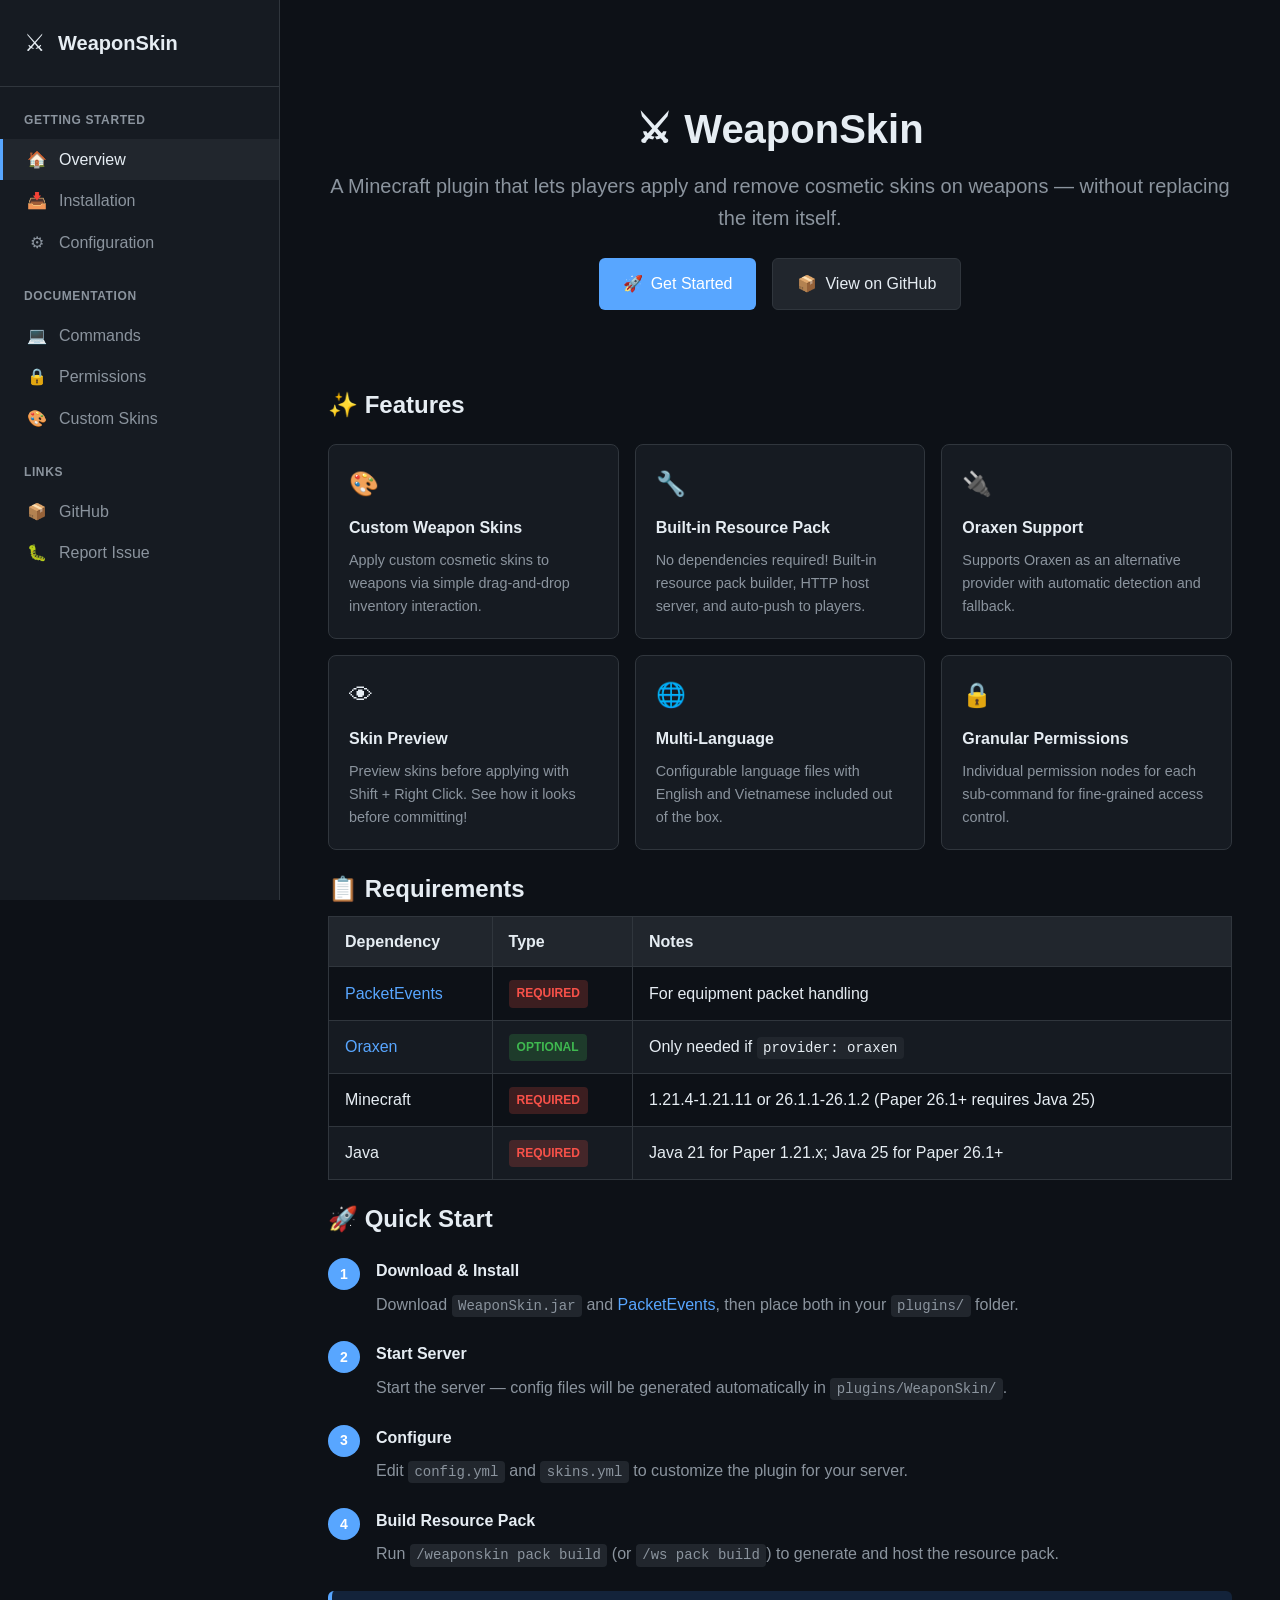
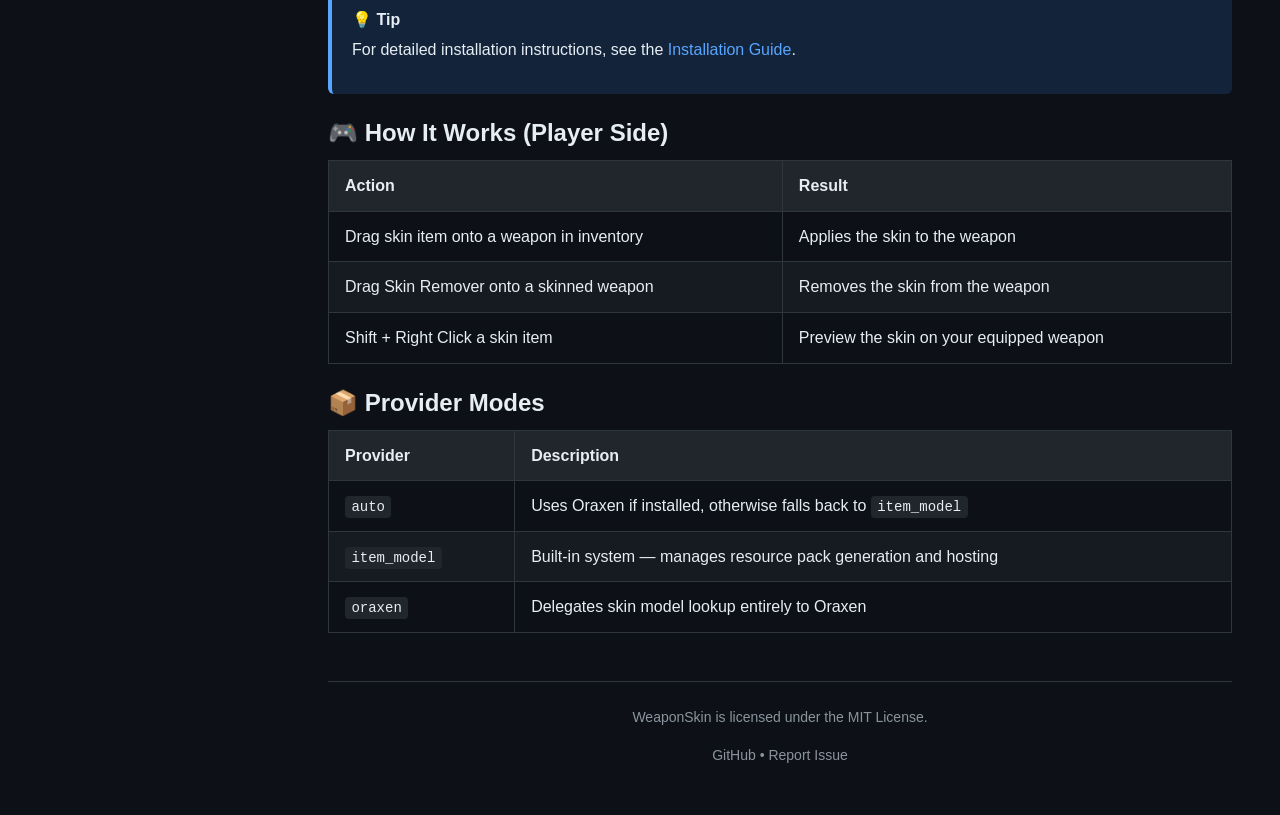
<file: docs/index.html>
<!DOCTYPE html>
<html lang="en">

<head>
    <meta charset="UTF-8">
    <meta name="viewport" content="width=device-width, initial-scale=1.0">
    <meta name="description"
        content="WeaponSkin - A Minecraft plugin that lets players apply and remove cosmetic skins on weapons">
    <title>WeaponSkin - Minecraft Weapon Skin Plugin</title>
    <link rel="stylesheet" href="css/style.css">
    <link rel="icon" href="images/favicon.ico" type="image/x-icon">
</head>

<body>
    <button class="menu-toggle" onclick="toggleSidebar()">&#9776;</button>

    <div class="container">
        <!-- Sidebar -->
        <nav class="sidebar" id="sidebar">
            <div class="sidebar-header">
                <a href="index.html" class="sidebar-logo">
                    <span class="sidebar-logo-icon">&#9876;</span>
                    <span class="sidebar-logo-text">WeaponSkin</span>
                </a>
            </div>
            <div class="sidebar-nav">
                <div class="nav-section">
                    <div class="nav-section-title">Getting Started</div>
                    <a href="index.html" class="nav-link active">
                        <span class="nav-link-icon">&#127968;</span>
                        <span>Overview</span>
                    </a>
                    <a href="installation.html" class="nav-link">
                        <span class="nav-link-icon">&#128229;</span>
                        <span>Installation</span>
                    </a>
                    <a href="configuration.html" class="nav-link">
                        <span class="nav-link-icon">&#9881;</span>
                        <span>Configuration</span>
                    </a>
                </div>
                <div class="nav-section">
                    <div class="nav-section-title">Documentation</div>
                    <a href="commands.html" class="nav-link">
                        <span class="nav-link-icon">&#128187;</span>
                        <span>Commands</span>
                    </a>
                    <a href="permissions.html" class="nav-link">
                        <span class="nav-link-icon">&#128274;</span>
                        <span>Permissions</span>
                    </a>
                    <a href="skins.html" class="nav-link">
                        <span class="nav-link-icon">&#127912;</span>
                        <span>Custom Skins</span>
                    </a>
                </div>
                <div class="nav-section">
                    <div class="nav-section-title">Links</div>
                    <a href="https://github.com/k4han/WeaponSkin" class="nav-link" target="_blank">
                        <span class="nav-link-icon">&#128230;</span>
                        <span>GitHub</span>
                    </a>
                    <a href="https://github.com/k4han/WeaponSkin/issues" class="nav-link" target="_blank">
                        <span class="nav-link-icon">&#128027;</span>
                        <span>Report Issue</span>
                    </a>
                </div>
            </div>
        </nav>

        <!-- Main Content -->
        <main class="main-content">
            <!-- Hero Section -->
            <section class="hero">
                <h1 class="hero-title">
                    <span>&#9876;</span>
                    <span>WeaponSkin</span>
                </h1>
                <p class="hero-subtitle">
                    A Minecraft plugin that lets players apply and remove cosmetic skins on weapons — without replacing
                    the item itself.
                </p>
                <div class="hero-buttons">
                    <a href="installation.html" class="btn btn-primary">
                        <span>&#128640;</span>
                        <span>Get Started</span>
                    </a>
                    <a href="https://github.com/k4han/WeaponSkin" class="btn btn-secondary" target="_blank">
                        <span>&#128230;</span>
                        <span>View on GitHub</span>
                    </a>
                </div>
            </section>

            <!-- Features Section -->
            <section>
                <h2>&#10024; Features</h2>
                <div class="feature-grid">
                    <div class="feature-card">
                        <div class="feature-icon">&#127912;</div>
                        <div class="feature-title">Custom Weapon Skins</div>
                        <div class="feature-description">Apply custom cosmetic skins to weapons via simple drag-and-drop
                            inventory interaction.</div>
                    </div>
                    <div class="feature-card">
                        <div class="feature-icon">&#128295;</div>
                        <div class="feature-title">Built-in Resource Pack</div>
                        <div class="feature-description">No dependencies required! Built-in resource pack builder, HTTP
                            host server, and auto-push to players.</div>
                    </div>
                    <div class="feature-card">
                        <div class="feature-icon">&#128268;</div>
                        <div class="feature-title">Oraxen Support</div>
                        <div class="feature-description">Supports Oraxen as an alternative provider with automatic
                            detection and fallback.</div>
                    </div>
                    <div class="feature-card">
                        <div class="feature-icon">&#128065;</div>
                        <div class="feature-title">Skin Preview</div>
                        <div class="feature-description">Preview skins before applying with Shift + Right Click. See how
                            it looks before committing!</div>
                    </div>
                    <div class="feature-card">
                        <div class="feature-icon">&#127760;</div>
                        <div class="feature-title">Multi-Language</div>
                        <div class="feature-description">Configurable language files with English and Vietnamese
                            included out of the box.</div>
                    </div>
                    <div class="feature-card">
                        <div class="feature-icon">&#128274;</div>
                        <div class="feature-title">Granular Permissions</div>
                        <div class="feature-description">Individual permission nodes for each sub-command for
                            fine-grained access control.</div>
                    </div>
                </div>
            </section>

            <!-- Requirements Section -->
            <section>
                <h2>&#128203; Requirements</h2>
                <table>
                    <thead>
                        <tr>
                            <th>Dependency</th>
                            <th>Type</th>
                            <th>Notes</th>
                        </tr>
                    </thead>
                    <tbody>
                        <tr>
                            <td>
                                <a href="https://github.com/retrooper/packetevents" target="_blank">PacketEvents</a>
                            </td>
                            <td><span class="badge badge-required">Required</span></td>
                            <td>For equipment packet handling</td>
                        </tr>
                        <tr>
                            <td>
                                <a href="https://oraxen.com/" target="_blank">Oraxen</a>
                            </td>
                            <td><span class="badge badge-optional">Optional</span></td>
                            <td>Only needed if <code>provider: oraxen</code></td>
                        </tr>
                        <tr>
                            <td>Minecraft</td>
                            <td><span class="badge badge-required">Required</span></td>
                            <td>1.21.4-1.21.11 or 26.1.1-26.1.2 (Paper 26.1+ requires Java 25)</td>
                        </tr>
                        <tr>
                            <td>Java</td>
                            <td><span class="badge badge-required">Required</span></td>
                            <td>Java 21 for Paper 1.21.x; Java 25 for Paper 26.1+</td>
                        </tr>
                    </tbody>
                </table>
            </section>

            <!-- Quick Start Section -->
            <section>
                <h2>&#128640; Quick Start</h2>
                <div class="steps">
                    <div class="step">
                        <div class="step-title">Download & Install</div>
                        <div class="step-content">
                            Download <code>WeaponSkin.jar</code> and <a
                                href="https://github.com/retrooper/packetevents/releases"
                                target="_blank">PacketEvents</a>, then place both in your <code>plugins/</code> folder.
                        </div>
                    </div>
                    <div class="step">
                        <div class="step-title">Start Server</div>
                        <div class="step-content">
                            Start the server — config files will be generated automatically in
                            <code>plugins/WeaponSkin/</code>.
                        </div>
                    </div>
                    <div class="step">
                        <div class="step-title">Configure</div>
                        <div class="step-content">
                            Edit <code>config.yml</code> and <code>skins.yml</code> to customize the plugin for your
                            server.
                        </div>
                    </div>
                    <div class="step">
                        <div class="step-title">Build Resource Pack</div>
                        <div class="step-content">
                            Run <code>/weaponskin pack build</code> (or <code>/ws pack build</code>) to generate and
                            host the resource pack.
                        </div>
                    </div>
                </div>
                <div class="alert alert-info">
                    <div class="alert-title">&#128161; Tip</div>
                    <p>For detailed installation instructions, see the <a href="installation.html">Installation
                            Guide</a>.</p>
                </div>
            </section>

            <!-- How It Works Section -->
            <section>
                <h2>&#127918; How It Works (Player Side)</h2>
                <table>
                    <thead>
                        <tr>
                            <th>Action</th>
                            <th>Result</th>
                        </tr>
                    </thead>
                    <tbody>
                        <tr>
                            <td>Drag skin item onto a weapon in inventory</td>
                            <td>Applies the skin to the weapon</td>
                        </tr>
                        <tr>
                            <td>Drag Skin Remover onto a skinned weapon</td>
                            <td>Removes the skin from the weapon</td>
                        </tr>
                        <tr>
                            <td>Shift + Right Click a skin item</td>
                            <td>Preview the skin on your equipped weapon</td>
                        </tr>
                    </tbody>
                </table>
            </section>

            <!-- Provider Modes Section -->
            <section>
                <h2>&#128230; Provider Modes</h2>
                <table>
                    <thead>
                        <tr>
                            <th>Provider</th>
                            <th>Description</th>
                        </tr>
                    </thead>
                    <tbody>
                        <tr>
                            <td><code>auto</code></td>
                            <td>Uses Oraxen if installed, otherwise falls back to <code>item_model</code></td>
                        </tr>
                        <tr>
                            <td><code>item_model</code></td>
                            <td>Built-in system — manages resource pack generation and hosting</td>
                        </tr>
                        <tr>
                            <td><code>oraxen</code></td>
                            <td>Delegates skin model lookup entirely to Oraxen</td>
                        </tr>
                    </tbody>
                </table>
            </section>

            <!-- Footer -->
            <footer class="footer">
                <p>
                    WeaponSkin is licensed under the <a href="https://github.com/k4han/WeaponSkin/blob/main/LICENSE"
                        target="_blank">MIT License</a>.
                </p>
                <p>
                    <a href="https://github.com/k4han/WeaponSkin" target="_blank">GitHub</a> &#8226;
                    <a href="https://github.com/k4han/WeaponSkin/issues" target="_blank">Report Issue</a>
                </p>
            </footer>
        </main>
    </div>

    <script>
        function toggleSidebar() {
            document.getElementById('sidebar').classList.toggle('open');
        }
    </script>
</body>

</html>
</file>
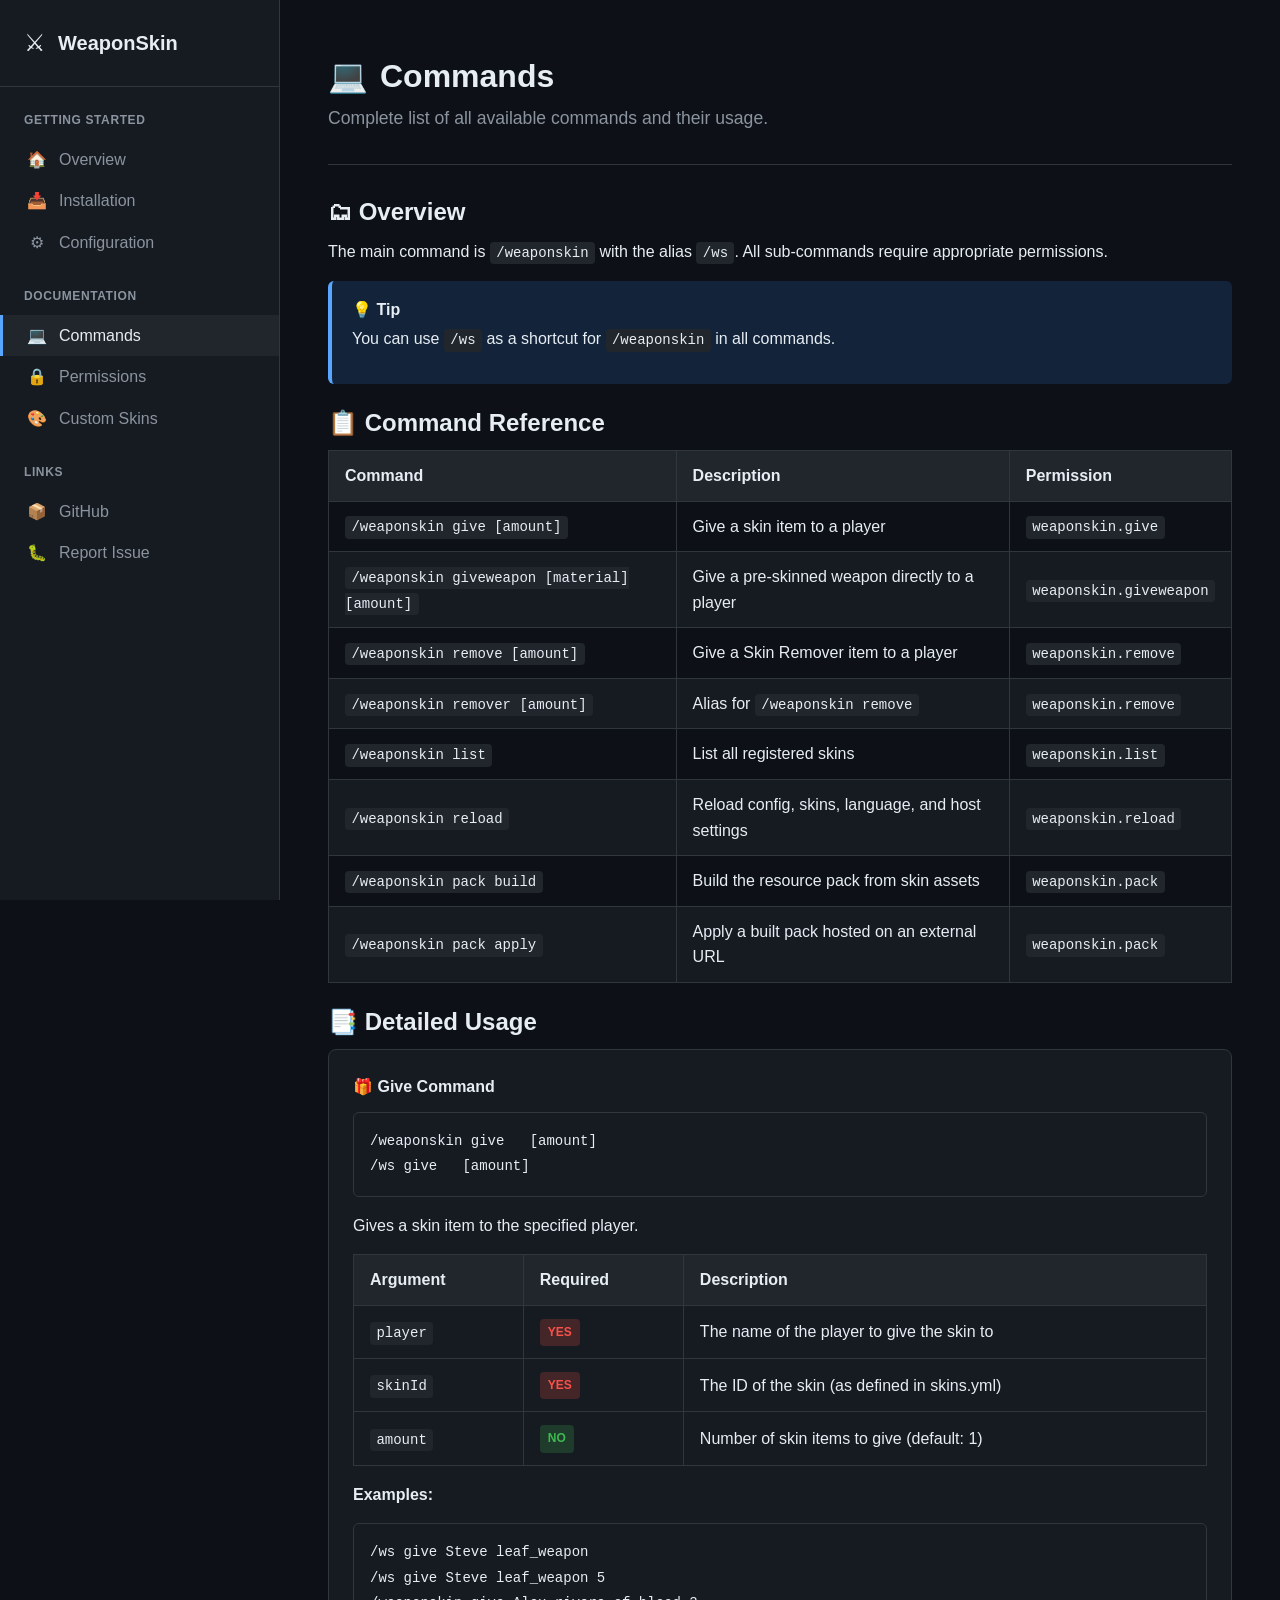
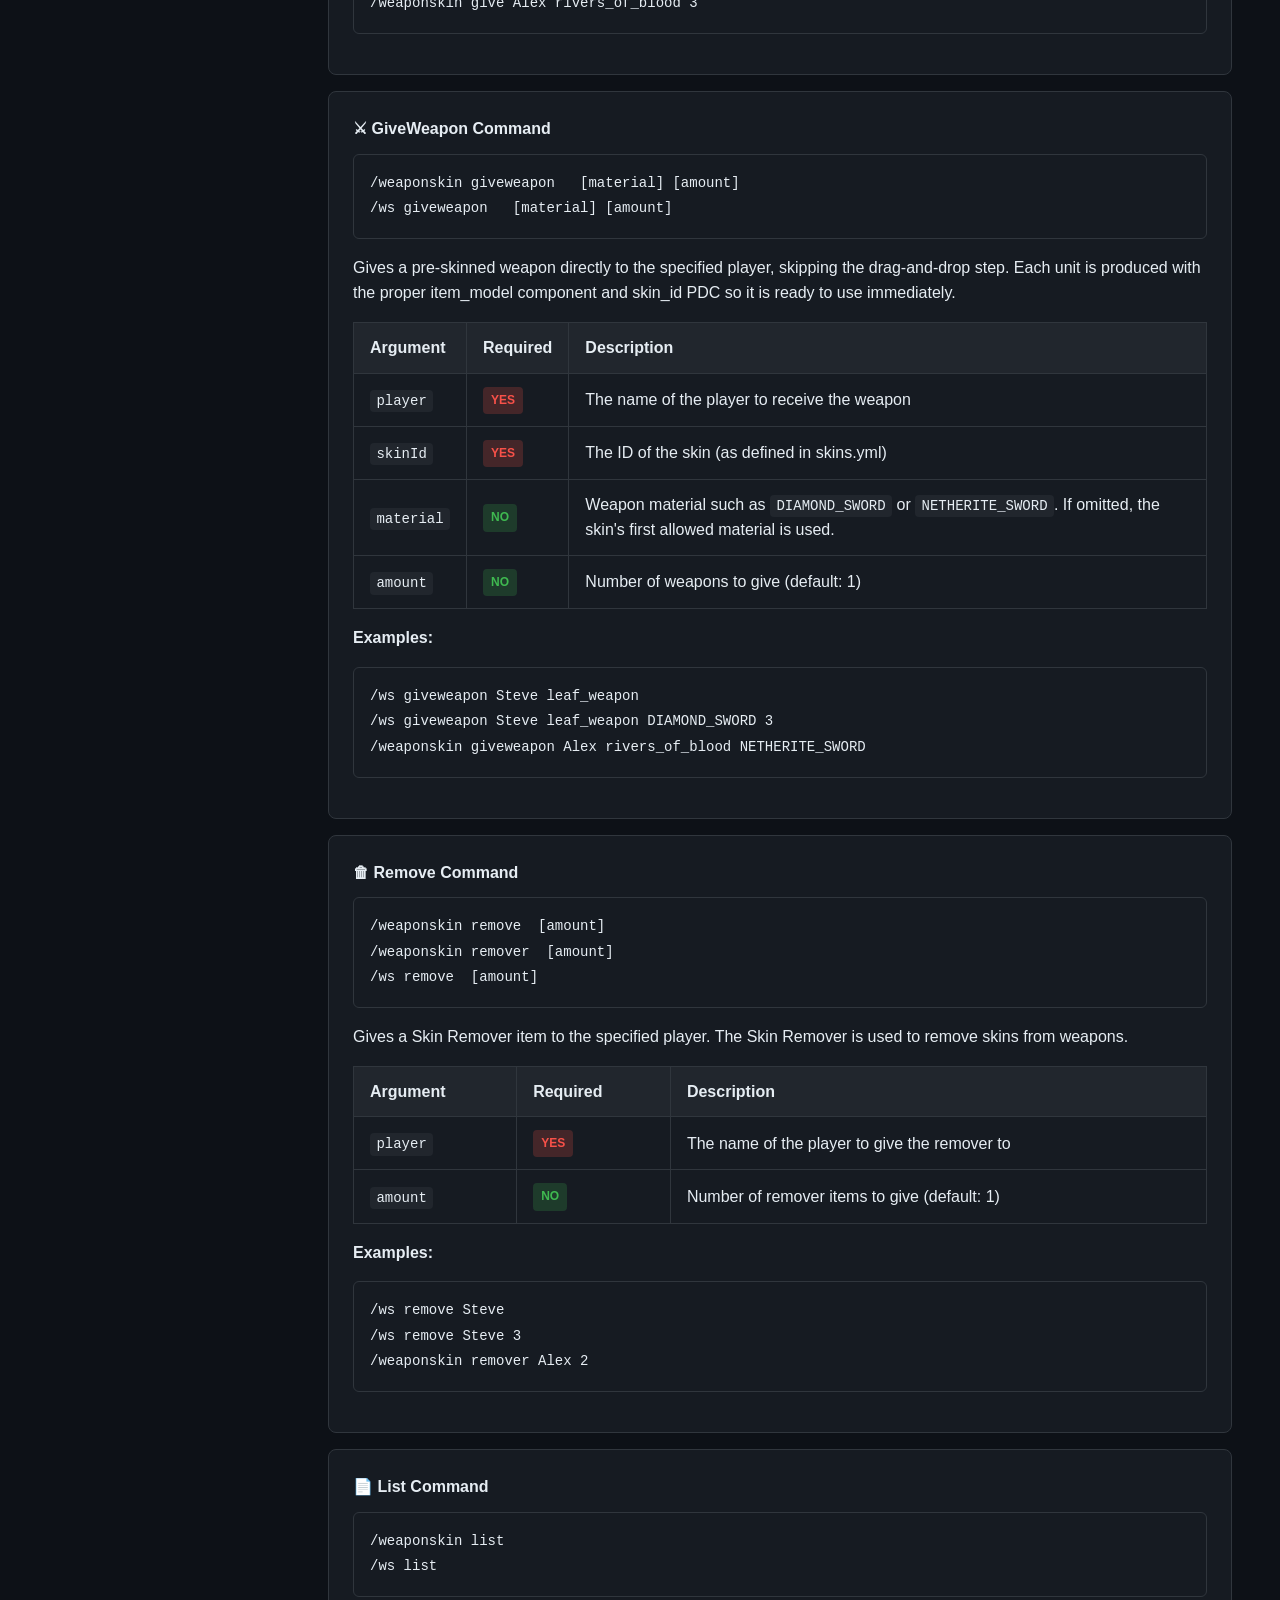
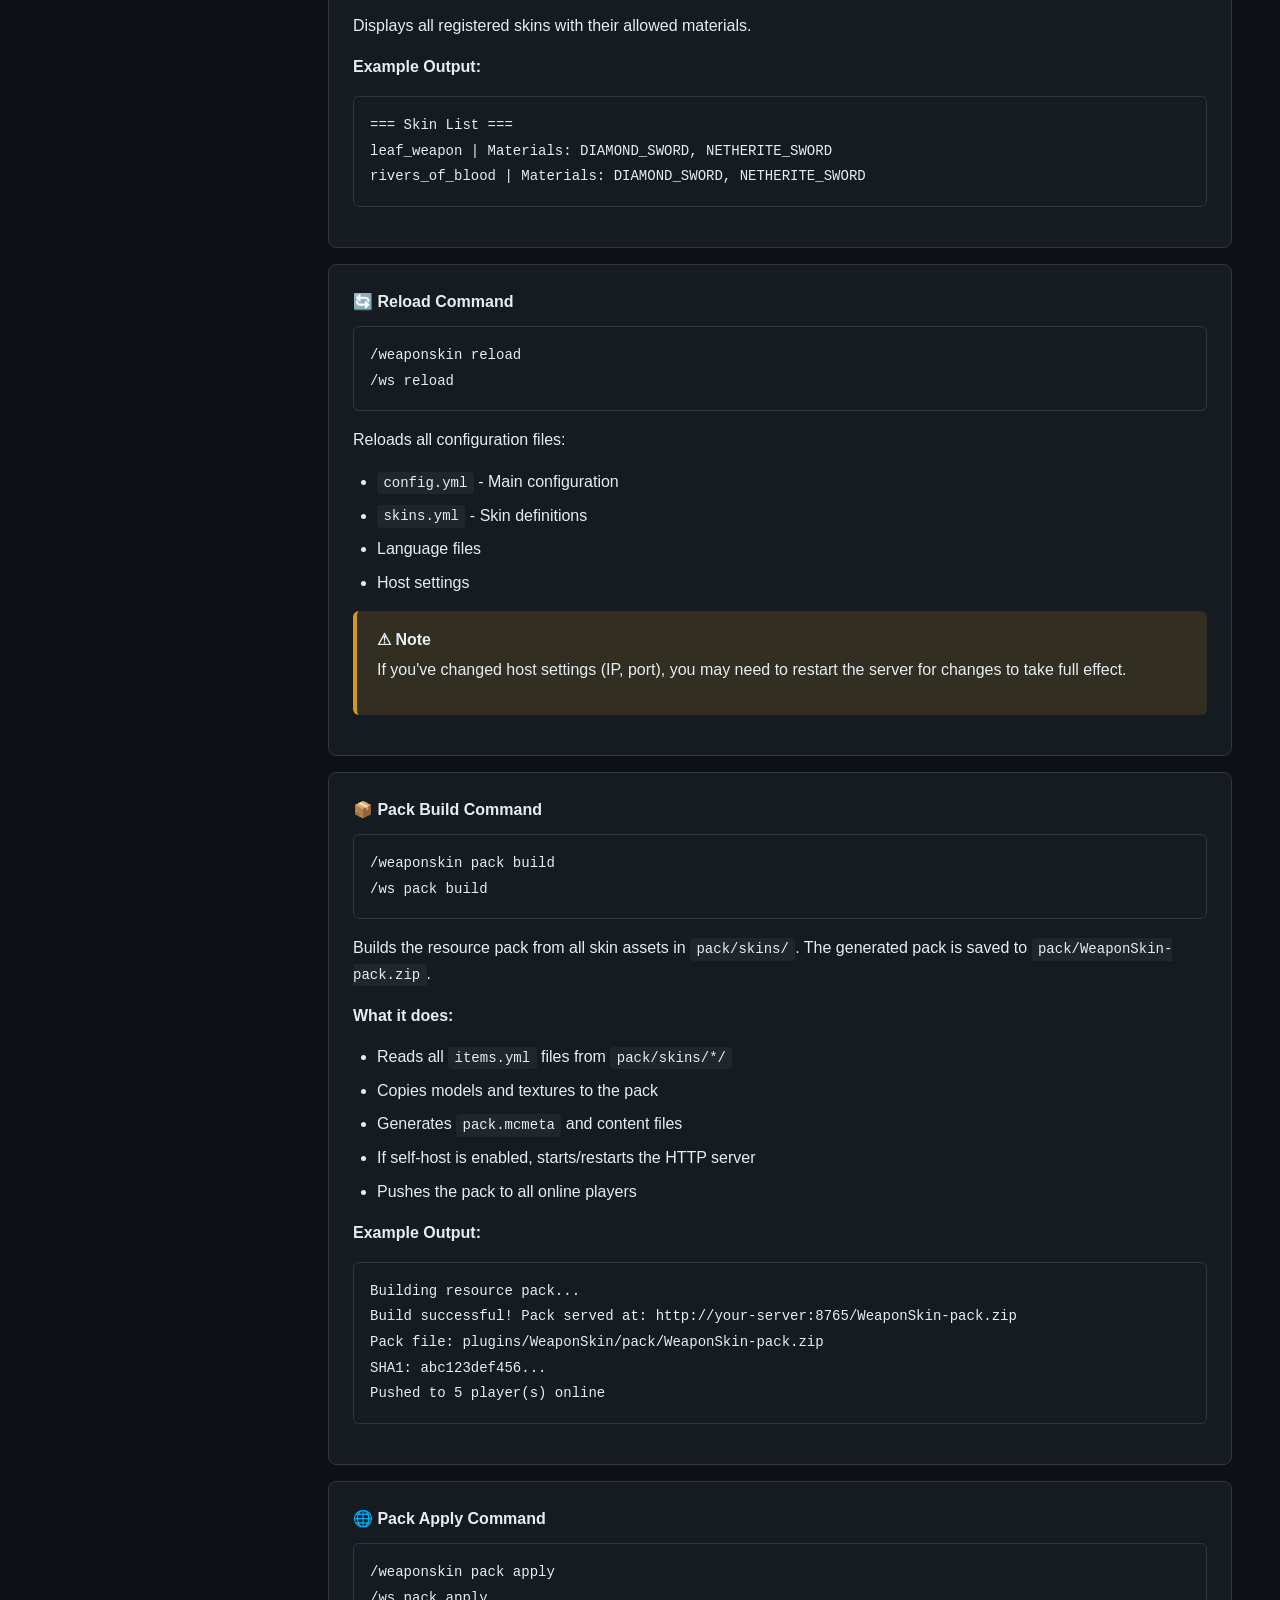
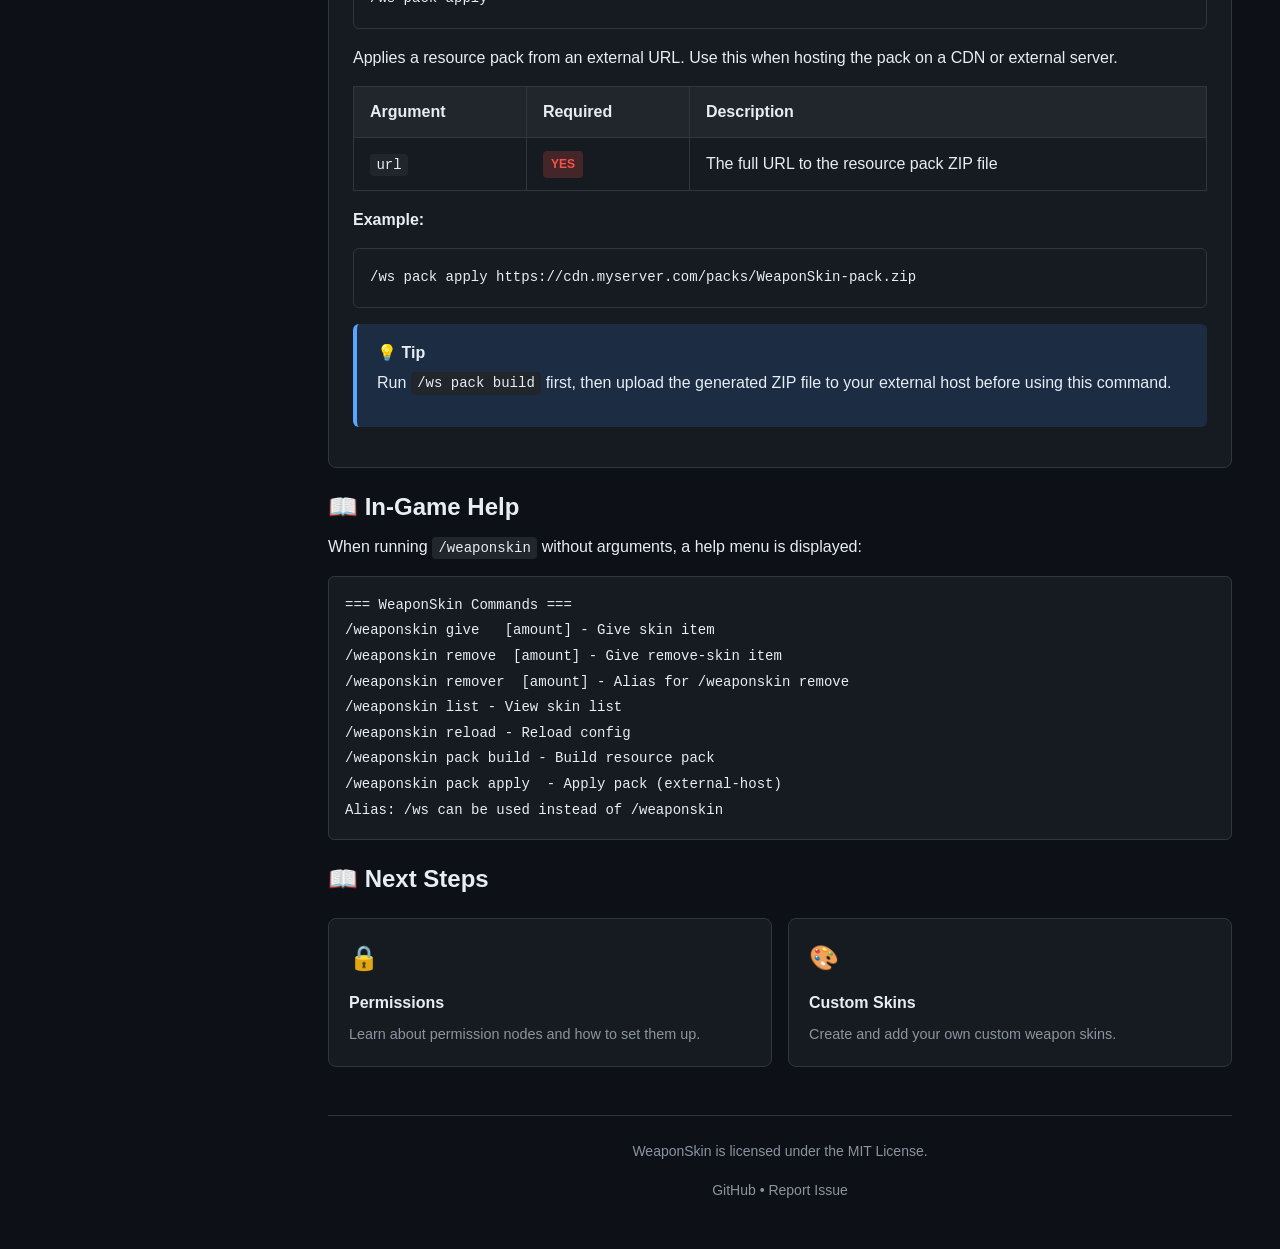
<file: docs/commands.html>
<!DOCTYPE html>
<html lang="en">

<head>
    <meta charset="UTF-8">
    <meta name="viewport" content="width=device-width, initial-scale=1.0">
    <meta name="description" content="WeaponSkin Commands - Complete list of all available commands and their usage">
    <title>Commands - WeaponSkin Documentation</title>
    <link rel="stylesheet" href="css/style.css">
    <link rel="icon" href="images/favicon.ico" type="image/x-icon">
</head>

<body>
    <button class="menu-toggle" onclick="toggleSidebar()">&#9776;</button>

    <div class="container">
        <!-- Sidebar -->
        <nav class="sidebar" id="sidebar">
            <div class="sidebar-header">
                <a href="index.html" class="sidebar-logo">
                    <span class="sidebar-logo-icon">&#9876;</span>
                    <span class="sidebar-logo-text">WeaponSkin</span>
                </a>
            </div>
            <div class="sidebar-nav">
                <div class="nav-section">
                    <div class="nav-section-title">Getting Started</div>
                    <a href="index.html" class="nav-link">
                        <span class="nav-link-icon">&#127968;</span>
                        <span>Overview</span>
                    </a>
                    <a href="installation.html" class="nav-link">
                        <span class="nav-link-icon">&#128229;</span>
                        <span>Installation</span>
                    </a>
                    <a href="configuration.html" class="nav-link">
                        <span class="nav-link-icon">&#9881;</span>
                        <span>Configuration</span>
                    </a>
                </div>
                <div class="nav-section">
                    <div class="nav-section-title">Documentation</div>
                    <a href="commands.html" class="nav-link active">
                        <span class="nav-link-icon">&#128187;</span>
                        <span>Commands</span>
                    </a>
                    <a href="permissions.html" class="nav-link">
                        <span class="nav-link-icon">&#128274;</span>
                        <span>Permissions</span>
                    </a>
                    <a href="skins.html" class="nav-link">
                        <span class="nav-link-icon">&#127912;</span>
                        <span>Custom Skins</span>
                    </a>
                </div>
                <div class="nav-section">
                    <div class="nav-section-title">Links</div>
                    <a href="https://github.com/k4han/WeaponSkin" class="nav-link" target="_blank">
                        <span class="nav-link-icon">&#128230;</span>
                        <span>GitHub</span>
                    </a>
                    <a href="https://github.com/k4han/WeaponSkin/issues" class="nav-link" target="_blank">
                        <span class="nav-link-icon">&#128027;</span>
                        <span>Report Issue</span>
                    </a>
                </div>
            </div>
        </nav>

        <!-- Main Content -->
        <main class="main-content">
            <header class="page-header">
                <h1 class="page-title">
                    <span>&#128187;</span>
                    <span>Commands</span>
                </h1>
                <p class="page-description">Complete list of all available commands and their usage.</p>
            </header>

            <!-- Command Overview -->
            <section>
                <h2>&#128450; Overview</h2>
                <p>The main command is <code>/weaponskin</code> with the alias <code>/ws</code>. All sub-commands
                    require appropriate permissions.</p>

                <div class="alert alert-info">
                    <div class="alert-title">&#128161; Tip</div>
                    <p>You can use <code>/ws</code> as a shortcut for <code>/weaponskin</code> in all commands.</p>
                </div>
            </section>

            <!-- Commands Table -->
            <section>
                <h2>&#128203; Command Reference</h2>
                <table>
                    <thead>
                        <tr>
                            <th>Command</th>
                            <th>Description</th>
                            <th>Permission</th>
                        </tr>
                    </thead>
                    <tbody>
                        <tr>
                            <td><code>/weaponskin give <player> <skinId> [amount]</code></td>
                            <td>Give a skin item to a player</td>
                            <td><code>weaponskin.give</code></td>
                        </tr>
                        <tr>
                            <td><code>/weaponskin giveweapon <player> <skinId> [material] [amount]</code></td>
                            <td>Give a pre-skinned weapon directly to a player</td>
                            <td><code>weaponskin.giveweapon</code></td>
                        </tr>
                        <tr>
                            <td><code>/weaponskin remove <player> [amount]</code></td>
                            <td>Give a Skin Remover item to a player</td>
                            <td><code>weaponskin.remove</code></td>
                        </tr>
                        <tr>
                            <td><code>/weaponskin remover <player> [amount]</code></td>
                            <td>Alias for <code>/weaponskin remove</code></td>
                            <td><code>weaponskin.remove</code></td>
                        </tr>
                        <tr>
                            <td><code>/weaponskin list</code></td>
                            <td>List all registered skins</td>
                            <td><code>weaponskin.list</code></td>
                        </tr>
                        <tr>
                            <td><code>/weaponskin reload</code></td>
                            <td>Reload config, skins, language, and host settings</td>
                            <td><code>weaponskin.reload</code></td>
                        </tr>
                        <tr>
                            <td><code>/weaponskin pack build</code></td>
                            <td>Build the resource pack from skin assets</td>
                            <td><code>weaponskin.pack</code></td>
                        </tr>
                        <tr>
                            <td><code>/weaponskin pack apply <url></code></td>
                            <td>Apply a built pack hosted on an external URL</td>
                            <td><code>weaponskin.pack</code></td>
                        </tr>
                    </tbody>
                </table>
            </section>

            <!-- Detailed Command Usage -->
            <section>
                <h2>&#128209; Detailed Usage</h2>

                <!-- Give Command -->
                <div class="card">
                    <div class="card-header">&#127873; Give Command</div>
                    <pre><code>/weaponskin give <player> <skinId> [amount]
/ws give <player> <skinId> [amount]</code></pre>
                    <p>Gives a skin item to the specified player.</p>
                    <table>
                        <thead>
                            <tr>
                                <th>Argument</th>
                                <th>Required</th>
                                <th>Description</th>
                            </tr>
                        </thead>
                        <tbody>
                            <tr>
                                <td><code>player</code></td>
                                <td><span class="badge badge-required">Yes</span></td>
                                <td>The name of the player to give the skin to</td>
                            </tr>
                            <tr>
                                <td><code>skinId</code></td>
                                <td><span class="badge badge-required">Yes</span></td>
                                <td>The ID of the skin (as defined in skins.yml)</td>
                            </tr>
                            <tr>
                                <td><code>amount</code></td>
                                <td><span class="badge badge-optional">No</span></td>
                                <td>Number of skin items to give (default: 1)</td>
                            </tr>
                        </tbody>
                    </table>
                    <p><strong>Examples:</strong></p>
                    <pre><code>/ws give Steve leaf_weapon
/ws give Steve leaf_weapon 5
/weaponskin give Alex rivers_of_blood 3</code></pre>
                </div>

                <!-- GiveWeapon Command -->
                <div class="card">
                    <div class="card-header">&#9876; GiveWeapon Command</div>
                    <pre><code>/weaponskin giveweapon <player> <skinId> [material] [amount]
/ws giveweapon <player> <skinId> [material] [amount]</code></pre>
                    <p>Gives a pre-skinned weapon directly to the specified player, skipping the drag-and-drop step.
                        Each unit is produced with the proper item_model component and skin_id PDC so it is ready to
                        use immediately.</p>
                    <table>
                        <thead>
                            <tr>
                                <th>Argument</th>
                                <th>Required</th>
                                <th>Description</th>
                            </tr>
                        </thead>
                        <tbody>
                            <tr>
                                <td><code>player</code></td>
                                <td><span class="badge badge-required">Yes</span></td>
                                <td>The name of the player to receive the weapon</td>
                            </tr>
                            <tr>
                                <td><code>skinId</code></td>
                                <td><span class="badge badge-required">Yes</span></td>
                                <td>The ID of the skin (as defined in skins.yml)</td>
                            </tr>
                            <tr>
                                <td><code>material</code></td>
                                <td><span class="badge badge-optional">No</span></td>
                                <td>Weapon material such as <code>DIAMOND_SWORD</code> or <code>NETHERITE_SWORD</code>.
                                    If omitted, the skin's first allowed material is used.</td>
                            </tr>
                            <tr>
                                <td><code>amount</code></td>
                                <td><span class="badge badge-optional">No</span></td>
                                <td>Number of weapons to give (default: 1)</td>
                            </tr>
                        </tbody>
                    </table>
                    <p><strong>Examples:</strong></p>
                    <pre><code>/ws giveweapon Steve leaf_weapon
/ws giveweapon Steve leaf_weapon DIAMOND_SWORD 3
/weaponskin giveweapon Alex rivers_of_blood NETHERITE_SWORD</code></pre>
                </div>

                <!-- Remove Command -->
                <div class="card">
                    <div class="card-header">&#128465; Remove Command</div>
                    <pre><code>/weaponskin remove <player> [amount]
/weaponskin remover <player> [amount]
/ws remove <player> [amount]</code></pre>
                    <p>Gives a Skin Remover item to the specified player. The Skin Remover is used to remove skins from
                        weapons.</p>
                    <table>
                        <thead>
                            <tr>
                                <th>Argument</th>
                                <th>Required</th>
                                <th>Description</th>
                            </tr>
                        </thead>
                        <tbody>
                            <tr>
                                <td><code>player</code></td>
                                <td><span class="badge badge-required">Yes</span></td>
                                <td>The name of the player to give the remover to</td>
                            </tr>
                            <tr>
                                <td><code>amount</code></td>
                                <td><span class="badge badge-optional">No</span></td>
                                <td>Number of remover items to give (default: 1)</td>
                            </tr>
                        </tbody>
                    </table>
                    <p><strong>Examples:</strong></p>
                    <pre><code>/ws remove Steve
/ws remove Steve 3
/weaponskin remover Alex 2</code></pre>
                </div>

                <!-- List Command -->
                <div class="card">
                    <div class="card-header">&#128196; List Command</div>
                    <pre><code>/weaponskin list
/ws list</code></pre>
                    <p>Displays all registered skins with their allowed materials.</p>
                    <p><strong>Example Output:</strong></p>
                    <pre><code>=== Skin List ===
leaf_weapon | Materials: DIAMOND_SWORD, NETHERITE_SWORD
rivers_of_blood | Materials: DIAMOND_SWORD, NETHERITE_SWORD</code></pre>
                </div>

                <!-- Reload Command -->
                <div class="card">
                    <div class="card-header">&#128260; Reload Command</div>
                    <pre><code>/weaponskin reload
/ws reload</code></pre>
                    <p>Reloads all configuration files:</p>
                    <ul>
                        <li><code>config.yml</code> - Main configuration</li>
                        <li><code>skins.yml</code> - Skin definitions</li>
                        <li>Language files</li>
                        <li>Host settings</li>
                    </ul>
                    <div class="alert alert-warning">
                        <div class="alert-title">&#9888; Note</div>
                        <p>If you've changed host settings (IP, port), you may need to restart the server for changes to
                            take full effect.</p>
                    </div>
                </div>

                <!-- Pack Build Command -->
                <div class="card">
                    <div class="card-header">&#128230; Pack Build Command</div>
                    <pre><code>/weaponskin pack build
/ws pack build</code></pre>
                    <p>Builds the resource pack from all skin assets in <code>pack/skins/</code>. The generated pack is
                        saved to <code>pack/WeaponSkin-pack.zip</code>.</p>
                    <p><strong>What it does:</strong></p>
                    <ul>
                        <li>Reads all <code>items.yml</code> files from <code>pack/skins/*/</code></li>
                        <li>Copies models and textures to the pack</li>
                        <li>Generates <code>pack.mcmeta</code> and content files</li>
                        <li>If self-host is enabled, starts/restarts the HTTP server</li>
                        <li>Pushes the pack to all online players</li>
                    </ul>
                    <p><strong>Example Output:</strong></p>
                    <pre><code>Building resource pack...
Build successful! Pack served at: http://your-server:8765/WeaponSkin-pack.zip
Pack file: plugins/WeaponSkin/pack/WeaponSkin-pack.zip
SHA1: abc123def456...
Pushed to 5 player(s) online</code></pre>
                </div>

                <!-- Pack Apply Command -->
                <div class="card">
                    <div class="card-header">&#127760; Pack Apply Command</div>
                    <pre><code>/weaponskin pack apply <url>
/ws pack apply <url></code></pre>
                    <p>Applies a resource pack from an external URL. Use this when hosting the pack on a CDN or external
                        server.</p>
                    <table>
                        <thead>
                            <tr>
                                <th>Argument</th>
                                <th>Required</th>
                                <th>Description</th>
                            </tr>
                        </thead>
                        <tbody>
                            <tr>
                                <td><code>url</code></td>
                                <td><span class="badge badge-required">Yes</span></td>
                                <td>The full URL to the resource pack ZIP file</td>
                            </tr>
                        </tbody>
                    </table>
                    <p><strong>Example:</strong></p>
                    <pre><code>/ws pack apply https://cdn.myserver.com/packs/WeaponSkin-pack.zip</code></pre>
                    <div class="alert alert-info">
                        <div class="alert-title">&#128161; Tip</div>
                        <p>Run <code>/ws pack build</code> first, then upload the generated ZIP file to your external
                            host before using this command.</p>
                    </div>
                </div>
            </section>

            <!-- Help Command -->
            <section>
                <h2>&#128214; In-Game Help</h2>
                <p>When running <code>/weaponskin</code> without arguments, a help menu is displayed:</p>
                <pre><code>=== WeaponSkin Commands ===
/weaponskin give <player> <skinId> [amount] - Give skin item
/weaponskin remove <player> [amount] - Give remove-skin item
/weaponskin remover <player> [amount] - Alias for /weaponskin remove
/weaponskin list - View skin list
/weaponskin reload - Reload config
/weaponskin pack build - Build resource pack
/weaponskin pack apply <url> - Apply pack (external-host)
Alias: /ws can be used instead of /weaponskin</code></pre>
            </section>

            <!-- Next Steps -->
            <section>
                <h2>&#128214; Next Steps</h2>
                <div class="feature-grid">
                    <a href="permissions.html" class="feature-card" style="text-decoration: none; color: inherit;">
                        <div class="feature-icon">&#128274;</div>
                        <div class="feature-title">Permissions</div>
                        <div class="feature-description">Learn about permission nodes and how to set them up.</div>
                    </a>
                    <a href="skins.html" class="feature-card" style="text-decoration: none; color: inherit;">
                        <div class="feature-icon">&#127912;</div>
                        <div class="feature-title">Custom Skins</div>
                        <div class="feature-description">Create and add your own custom weapon skins.</div>
                    </a>
                </div>
            </section>

            <!-- Footer -->
            <footer class="footer">
                <p>
                    WeaponSkin is licensed under the <a href="https://github.com/k4han/WeaponSkin/blob/main/LICENSE"
                        target="_blank">MIT License</a>.
                </p>
                <p>
                    <a href="https://github.com/k4han/WeaponSkin" target="_blank">GitHub</a> &#8226;
                    <a href="https://github.com/k4han/WeaponSkin/issues" target="_blank">Report Issue</a>
                </p>
            </footer>
        </main>
    </div>

    <script>
        function toggleSidebar() {
            document.getElementById('sidebar').classList.toggle('open');
        }
    </script>
</body>

</html>
</file>
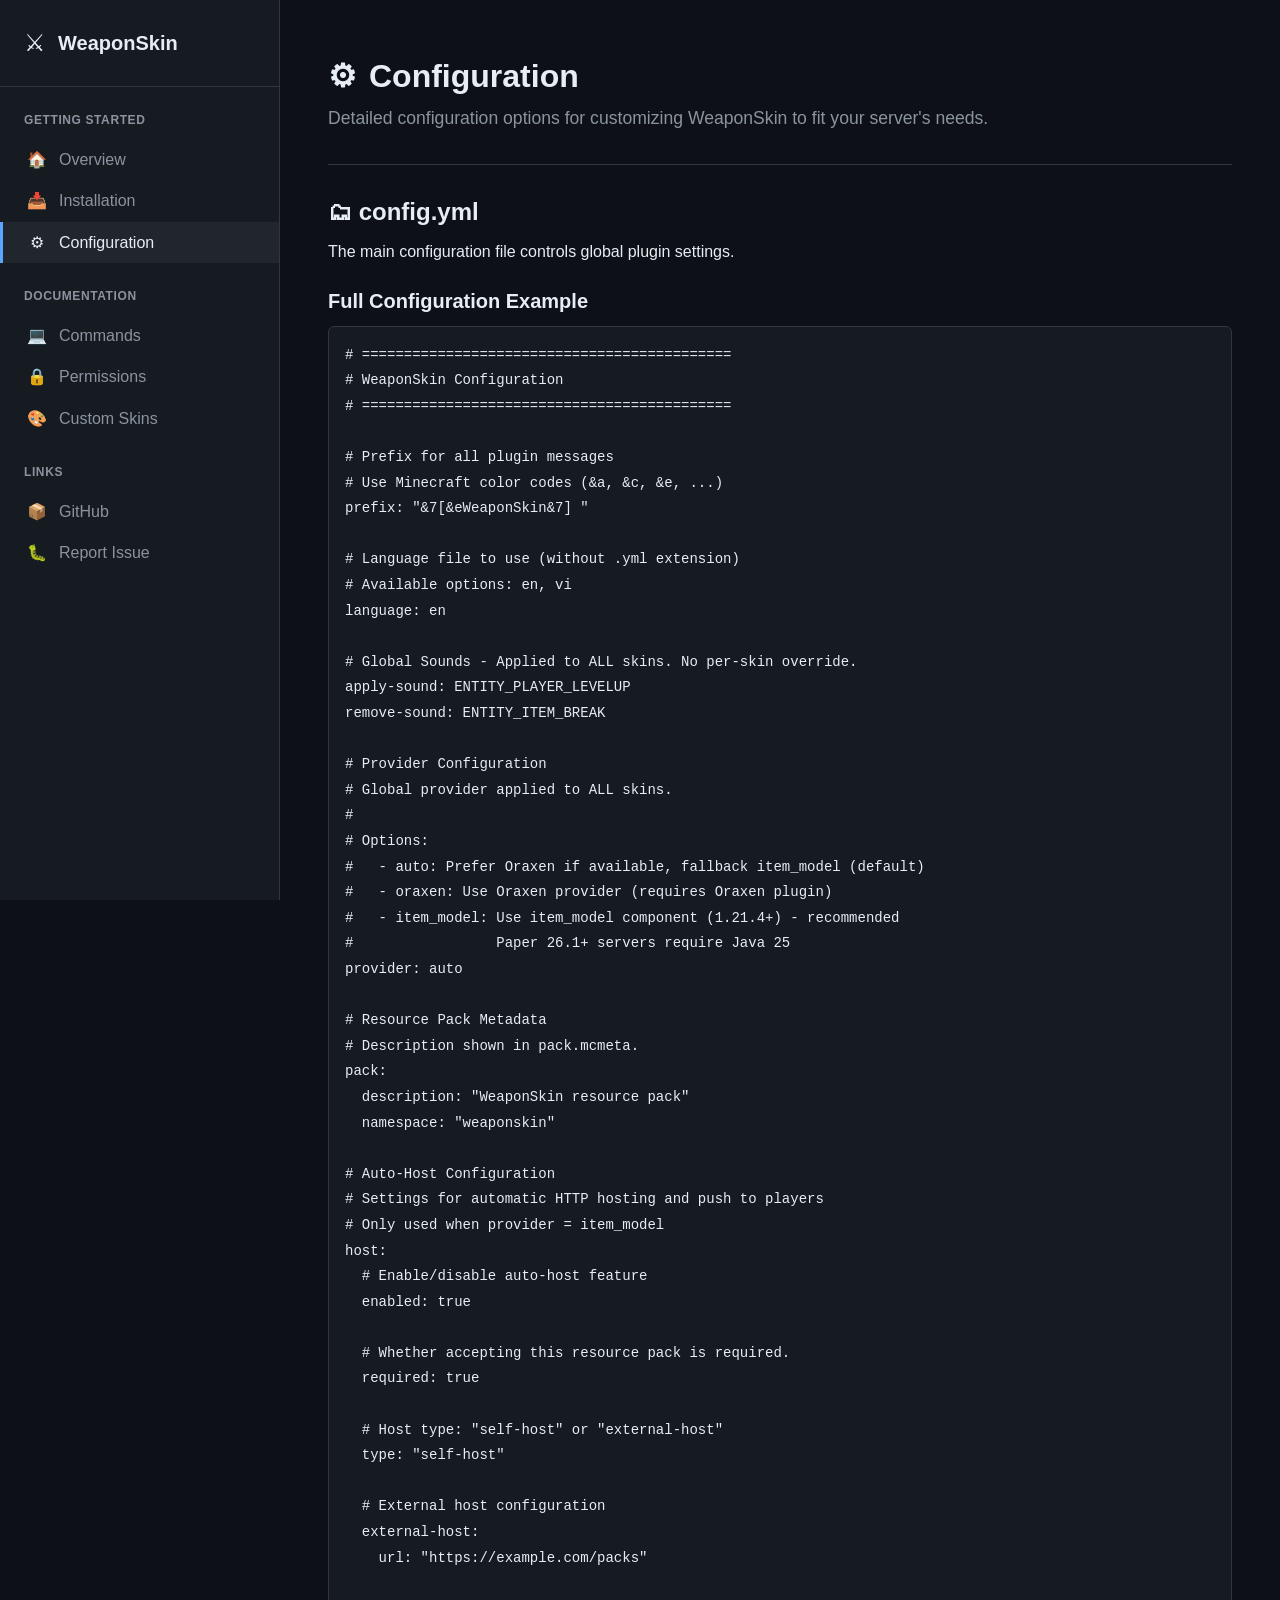
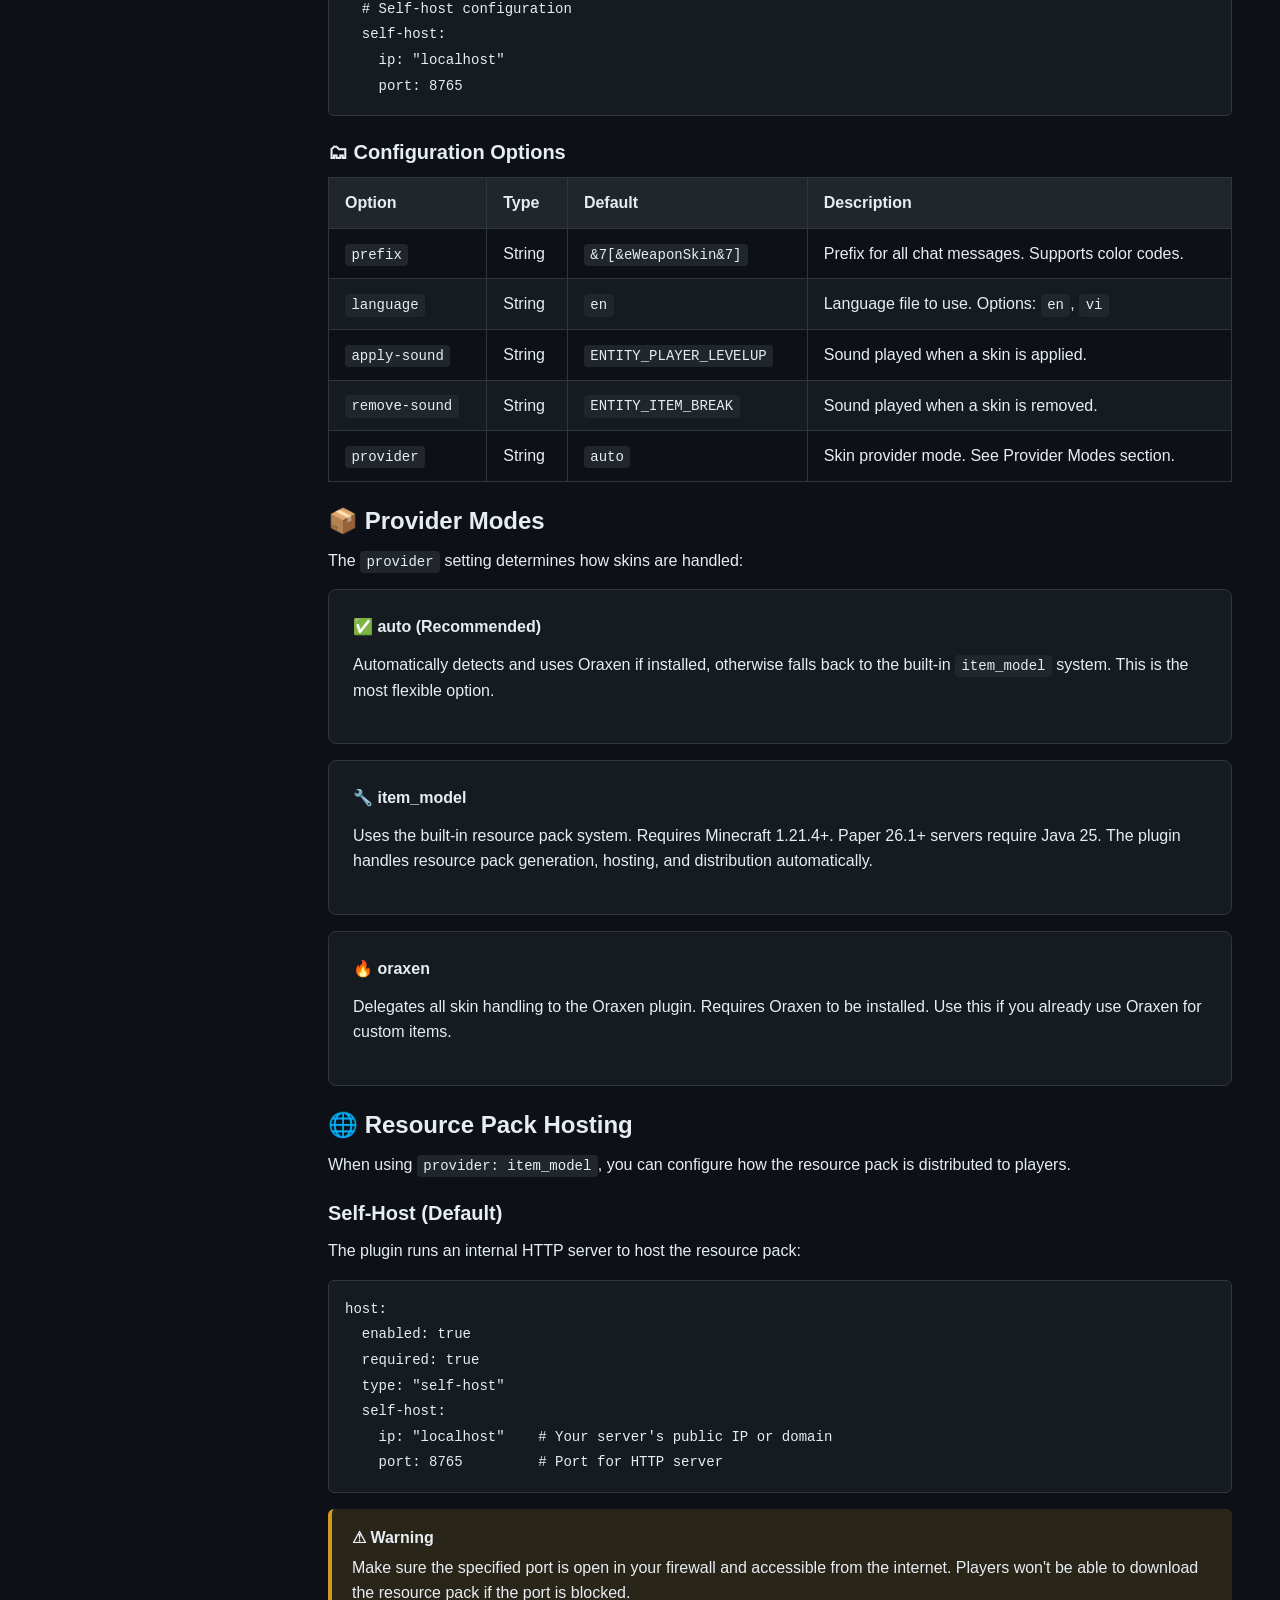
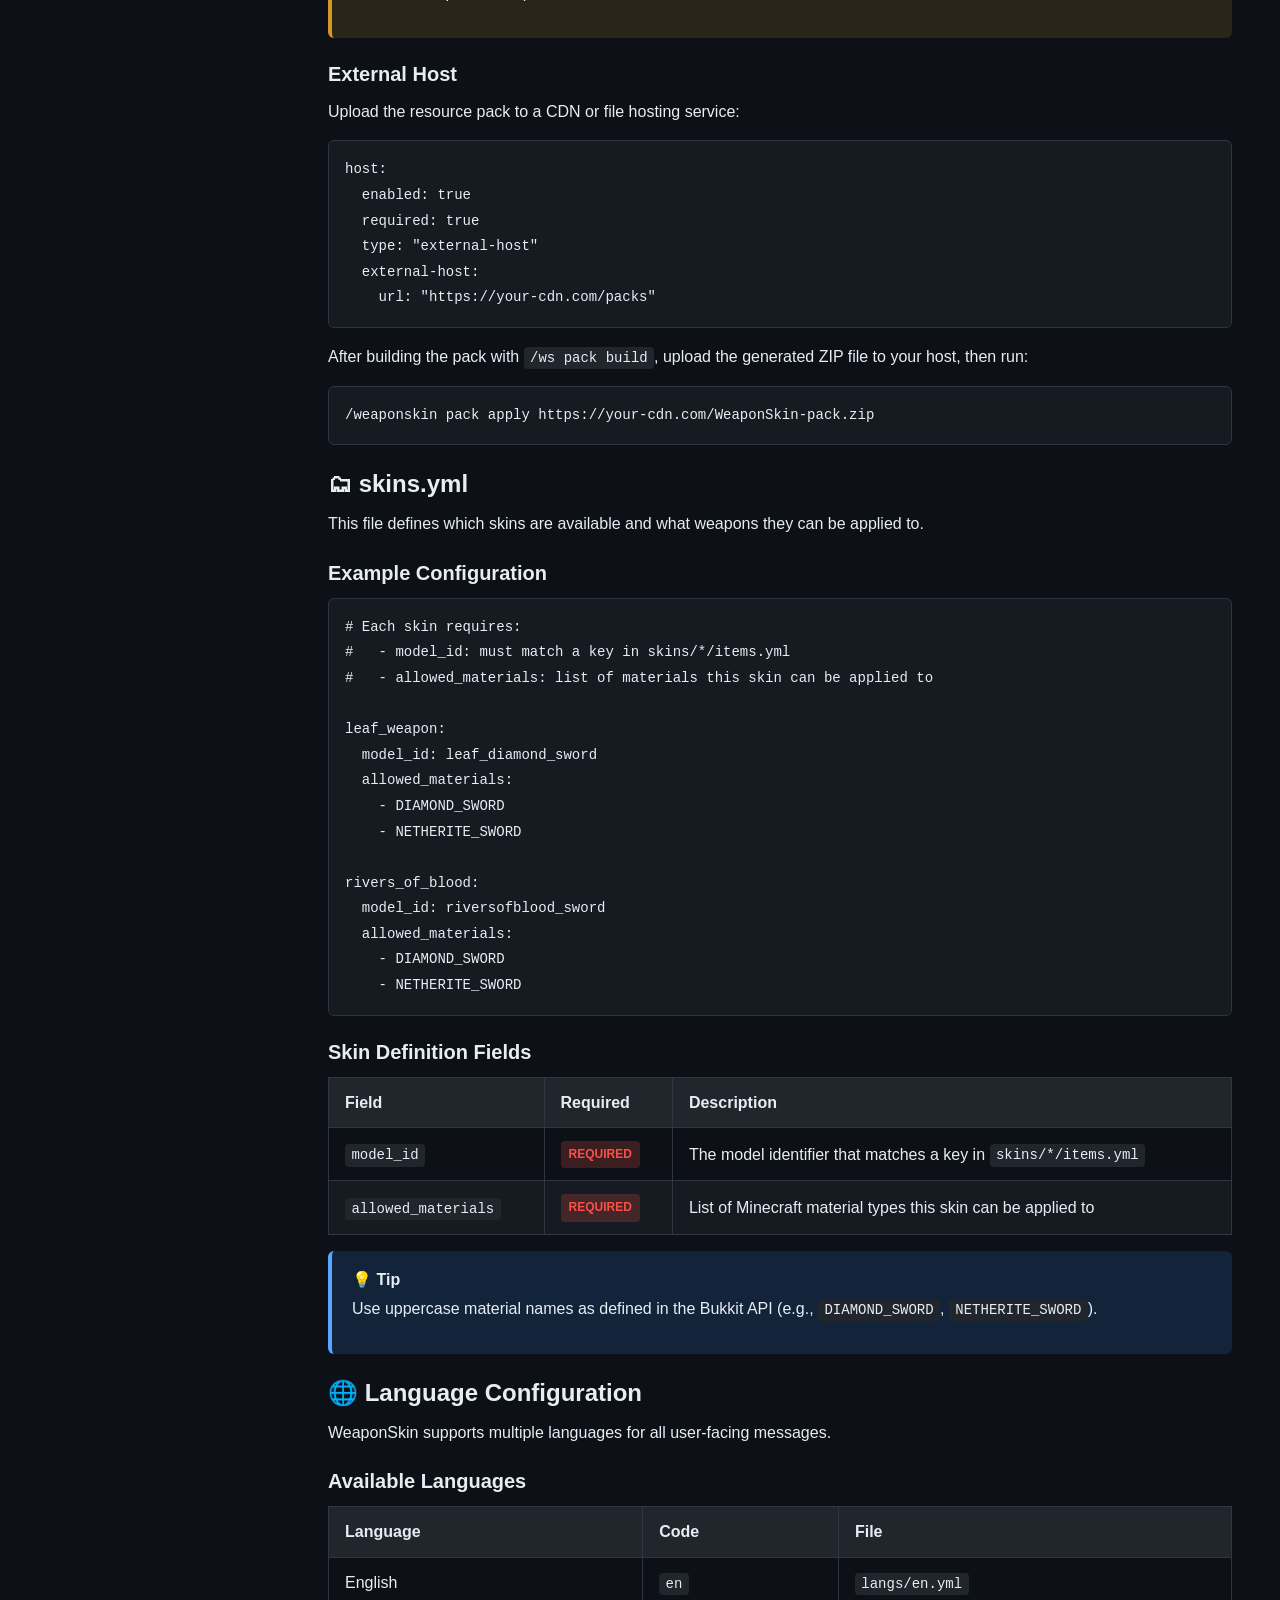
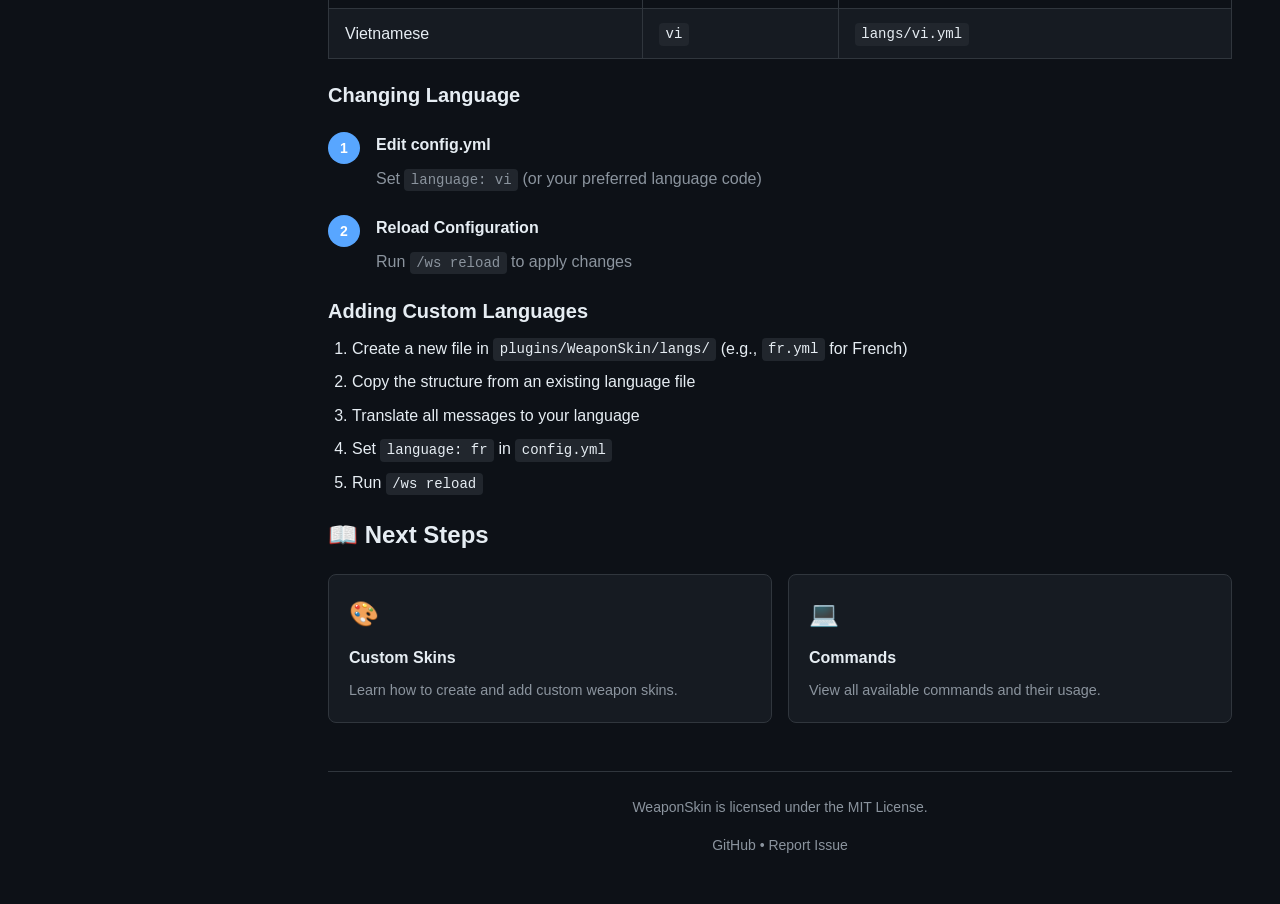
<file: docs/configuration.html>
<!DOCTYPE html>
<html lang="en">

<head>
    <meta charset="UTF-8">
    <meta name="viewport" content="width=device-width, initial-scale=1.0">
    <meta name="description"
        content="WeaponSkin Configuration Guide - Detailed configuration options for config.yml and skins.yml">
    <title>Configuration - WeaponSkin Documentation</title>
    <link rel="stylesheet" href="css/style.css">
    <link rel="icon" href="images/favicon.ico" type="image/x-icon">
</head>

<body>
    <button class="menu-toggle" onclick="toggleSidebar()">&#9776;</button>

    <div class="container">
        <!-- Sidebar -->
        <nav class="sidebar" id="sidebar">
            <div class="sidebar-header">
                <a href="index.html" class="sidebar-logo">
                    <span class="sidebar-logo-icon">&#9876;</span>
                    <span class="sidebar-logo-text">WeaponSkin</span>
                </a>
            </div>
            <div class="sidebar-nav">
                <div class="nav-section">
                    <div class="nav-section-title">Getting Started</div>
                    <a href="index.html" class="nav-link">
                        <span class="nav-link-icon">&#127968;</span>
                        <span>Overview</span>
                    </a>
                    <a href="installation.html" class="nav-link">
                        <span class="nav-link-icon">&#128229;</span>
                        <span>Installation</span>
                    </a>
                    <a href="configuration.html" class="nav-link active">
                        <span class="nav-link-icon">&#9881;</span>
                        <span>Configuration</span>
                    </a>
                </div>
                <div class="nav-section">
                    <div class="nav-section-title">Documentation</div>
                    <a href="commands.html" class="nav-link">
                        <span class="nav-link-icon">&#128187;</span>
                        <span>Commands</span>
                    </a>
                    <a href="permissions.html" class="nav-link">
                        <span class="nav-link-icon">&#128274;</span>
                        <span>Permissions</span>
                    </a>
                    <a href="skins.html" class="nav-link">
                        <span class="nav-link-icon">&#127912;</span>
                        <span>Custom Skins</span>
                    </a>
                </div>
                <div class="nav-section">
                    <div class="nav-section-title">Links</div>
                    <a href="https://github.com/k4han/WeaponSkin" class="nav-link" target="_blank">
                        <span class="nav-link-icon">&#128230;</span>
                        <span>GitHub</span>
                    </a>
                    <a href="https://github.com/k4han/WeaponSkin/issues" class="nav-link" target="_blank">
                        <span class="nav-link-icon">&#128027;</span>
                        <span>Report Issue</span>
                    </a>
                </div>
            </div>
        </nav>

        <!-- Main Content -->
        <main class="main-content">
            <header class="page-header">
                <h1 class="page-title">
                    <span>&#9881;</span>
                    <span>Configuration</span>
                </h1>
                <p class="page-description">Detailed configuration options for customizing WeaponSkin to fit your
                    server's needs.</p>
            </header>

            <!-- config.yml Section -->
            <section>
                <h2>&#128450; config.yml</h2>
                <p>The main configuration file controls global plugin settings.</p>

                <h3>Full Configuration Example</h3>
                <pre><code># ============================================
# WeaponSkin Configuration
# ============================================

# Prefix for all plugin messages
# Use Minecraft color codes (&a, &c, &e, ...)
prefix: "&7[&eWeaponSkin&7] "

# Language file to use (without .yml extension)
# Available options: en, vi
language: en

# Global Sounds - Applied to ALL skins. No per-skin override.
apply-sound: ENTITY_PLAYER_LEVELUP
remove-sound: ENTITY_ITEM_BREAK

# Provider Configuration
# Global provider applied to ALL skins.
#
# Options:
#   - auto: Prefer Oraxen if available, fallback item_model (default)
#   - oraxen: Use Oraxen provider (requires Oraxen plugin)
#   - item_model: Use item_model component (1.21.4+) - recommended
#                 Paper 26.1+ servers require Java 25
provider: auto

# Resource Pack Metadata
# Description shown in pack.mcmeta.
pack:
  description: "WeaponSkin resource pack"
  namespace: "weaponskin"

# Auto-Host Configuration
# Settings for automatic HTTP hosting and push to players
# Only used when provider = item_model
host:
  # Enable/disable auto-host feature
  enabled: true

  # Whether accepting this resource pack is required.
  required: true

  # Host type: "self-host" or "external-host"
  type: "self-host"

  # External host configuration
  external-host:
    url: "https://example.com/packs"

  # Self-host configuration
  self-host:
    ip: "localhost"
    port: 8765</code></pre>
            </section>

            <!-- Configuration Options -->
            <section>
                <h3>&#128450; Configuration Options</h3>

                <table>
                    <thead>
                        <tr>
                            <th>Option</th>
                            <th>Type</th>
                            <th>Default</th>
                            <th>Description</th>
                        </tr>
                    </thead>
                    <tbody>
                        <tr>
                            <td><code>prefix</code></td>
                            <td>String</td>
                            <td><code>&7[&eWeaponSkin&7] </code></td>
                            <td>Prefix for all chat messages. Supports color codes.</td>
                        </tr>
                        <tr>
                            <td><code>language</code></td>
                            <td>String</td>
                            <td><code>en</code></td>
                            <td>Language file to use. Options: <code>en</code>, <code>vi</code></td>
                        </tr>
                        <tr>
                            <td><code>apply-sound</code></td>
                            <td>String</td>
                            <td><code>ENTITY_PLAYER_LEVELUP</code></td>
                            <td>Sound played when a skin is applied.</td>
                        </tr>
                        <tr>
                            <td><code>remove-sound</code></td>
                            <td>String</td>
                            <td><code>ENTITY_ITEM_BREAK</code></td>
                            <td>Sound played when a skin is removed.</td>
                        </tr>
                        <tr>
                            <td><code>provider</code></td>
                            <td>String</td>
                            <td><code>auto</code></td>
                            <td>Skin provider mode. See Provider Modes section.</td>
                        </tr>
                    </tbody>
                </table>
            </section>

            <!-- Provider Modes -->
            <section>
                <h2>&#128230; Provider Modes</h2>
                <p>The <code>provider</code> setting determines how skins are handled:</p>

                <div class="card">
                    <div class="card-header">&#9989; auto (Recommended)</div>
                    <p>Automatically detects and uses Oraxen if installed, otherwise falls back to the built-in
                        <code>item_model</code> system. This is the most flexible option.
                    </p>
                </div>

                <div class="card">
                    <div class="card-header">&#128295; item_model</div>
                    <p>Uses the built-in resource pack system. Requires Minecraft 1.21.4+. Paper 26.1+ servers require
                        Java 25. The plugin handles resource pack generation, hosting, and distribution automatically.</p>
                </div>

                <div class="card">
                    <div class="card-header">&#128293; oraxen</div>
                    <p>Delegates all skin handling to the Oraxen plugin. Requires Oraxen to be installed. Use this if
                        you already use Oraxen for custom items.</p>
                </div>
            </section>

            <!-- Host Configuration -->
            <section>
                <h2>&#127760; Resource Pack Hosting</h2>
                <p>When using <code>provider: item_model</code>, you can configure how the resource pack is distributed
                    to players.</p>

                <h3>Self-Host (Default)</h3>
                <p>The plugin runs an internal HTTP server to host the resource pack:</p>
                <pre><code>host:
  enabled: true
  required: true
  type: "self-host"
  self-host:
    ip: "localhost"    # Your server's public IP or domain
    port: 8765         # Port for HTTP server</code></pre>

                <div class="alert alert-warning">
                    <div class="alert-title">&#9888; Warning</div>
                    <p>Make sure the specified port is open in your firewall and accessible from the internet. Players
                        won't be able to download the resource pack if the port is blocked.</p>
                </div>

                <h3>External Host</h3>
                <p>Upload the resource pack to a CDN or file hosting service:</p>
                <pre><code>host:
  enabled: true
  required: true
  type: "external-host"
  external-host:
    url: "https://your-cdn.com/packs"</code></pre>

                <p>After building the pack with <code>/ws pack build</code>, upload the generated ZIP file to your host,
                    then run:</p>
                <pre><code>/weaponskin pack apply https://your-cdn.com/WeaponSkin-pack.zip</code></pre>
            </section>

            <!-- skins.yml Section -->
            <section>
                <h2>&#128450; skins.yml</h2>
                <p>This file defines which skins are available and what weapons they can be applied to.</p>

                <h3>Example Configuration</h3>
                <pre><code># Each skin requires:
#   - model_id: must match a key in skins/*/items.yml
#   - allowed_materials: list of materials this skin can be applied to

leaf_weapon:
  model_id: leaf_diamond_sword
  allowed_materials:
    - DIAMOND_SWORD
    - NETHERITE_SWORD

rivers_of_blood:
  model_id: riversofblood_sword
  allowed_materials:
    - DIAMOND_SWORD
    - NETHERITE_SWORD</code></pre>

                <h3>Skin Definition Fields</h3>
                <table>
                    <thead>
                        <tr>
                            <th>Field</th>
                            <th>Required</th>
                            <th>Description</th>
                        </tr>
                    </thead>
                    <tbody>
                        <tr>
                            <td><code>model_id</code></td>
                            <td><span class="badge badge-required">Required</span></td>
                            <td>The model identifier that matches a key in <code>skins/*/items.yml</code></td>
                        </tr>
                        <tr>
                            <td><code>allowed_materials</code></td>
                            <td><span class="badge badge-required">Required</span></td>
                            <td>List of Minecraft material types this skin can be applied to</td>
                        </tr>
                    </tbody>
                </table>

                <div class="alert alert-info">
                    <div class="alert-title">&#128161; Tip</div>
                    <p>Use uppercase material names as defined in the Bukkit API (e.g., <code>DIAMOND_SWORD</code>,
                        <code>NETHERITE_SWORD</code>).
                    </p>
                </div>
            </section>

            <!-- Language Configuration -->
            <section>
                <h2>&#127760; Language Configuration</h2>
                <p>WeaponSkin supports multiple languages for all user-facing messages.</p>

                <h3>Available Languages</h3>
                <table>
                    <thead>
                        <tr>
                            <th>Language</th>
                            <th>Code</th>
                            <th>File</th>
                        </tr>
                    </thead>
                    <tbody>
                        <tr>
                            <td>English</td>
                            <td><code>en</code></td>
                            <td><code>langs/en.yml</code></td>
                        </tr>
                        <tr>
                            <td>Vietnamese</td>
                            <td><code>vi</code></td>
                            <td><code>langs/vi.yml</code></td>
                        </tr>
                    </tbody>
                </table>

                <h3>Changing Language</h3>
                <div class="steps">
                    <div class="step">
                        <div class="step-title">Edit config.yml</div>
                        <div class="step-content">Set <code>language: vi</code> (or your preferred language code)</div>
                    </div>
                    <div class="step">
                        <div class="step-title">Reload Configuration</div>
                        <div class="step-content">Run <code>/ws reload</code> to apply changes</div>
                    </div>
                </div>

                <h3>Adding Custom Languages</h3>
                <ol>
                    <li>Create a new file in <code>plugins/WeaponSkin/langs/</code> (e.g., <code>fr.yml</code> for
                        French)</li>
                    <li>Copy the structure from an existing language file</li>
                    <li>Translate all messages to your language</li>
                    <li>Set <code>language: fr</code> in <code>config.yml</code></li>
                    <li>Run <code>/ws reload</code></li>
                </ol>
            </section>

            <!-- Next Steps -->
            <section>
                <h2>&#128214; Next Steps</h2>
                <div class="feature-grid">
                    <a href="skins.html" class="feature-card" style="text-decoration: none; color: inherit;">
                        <div class="feature-icon">&#127912;</div>
                        <div class="feature-title">Custom Skins</div>
                        <div class="feature-description">Learn how to create and add custom weapon skins.</div>
                    </a>
                    <a href="commands.html" class="feature-card" style="text-decoration: none; color: inherit;">
                        <div class="feature-icon">&#128187;</div>
                        <div class="feature-title">Commands</div>
                        <div class="feature-description">View all available commands and their usage.</div>
                    </a>
                </div>
            </section>

            <!-- Footer -->
            <footer class="footer">
                <p>
                    WeaponSkin is licensed under the <a href="https://github.com/k4han/WeaponSkin/blob/main/LICENSE"
                        target="_blank">MIT License</a>.
                </p>
                <p>
                    <a href="https://github.com/k4han/WeaponSkin" target="_blank">GitHub</a> &#8226;
                    <a href="https://github.com/k4han/WeaponSkin/issues" target="_blank">Report Issue</a>
                </p>
            </footer>
        </main>
    </div>

    <script>
        function toggleSidebar() {
            document.getElementById('sidebar').classList.toggle('open');
        }
    </script>
</body>

</html>
</file>
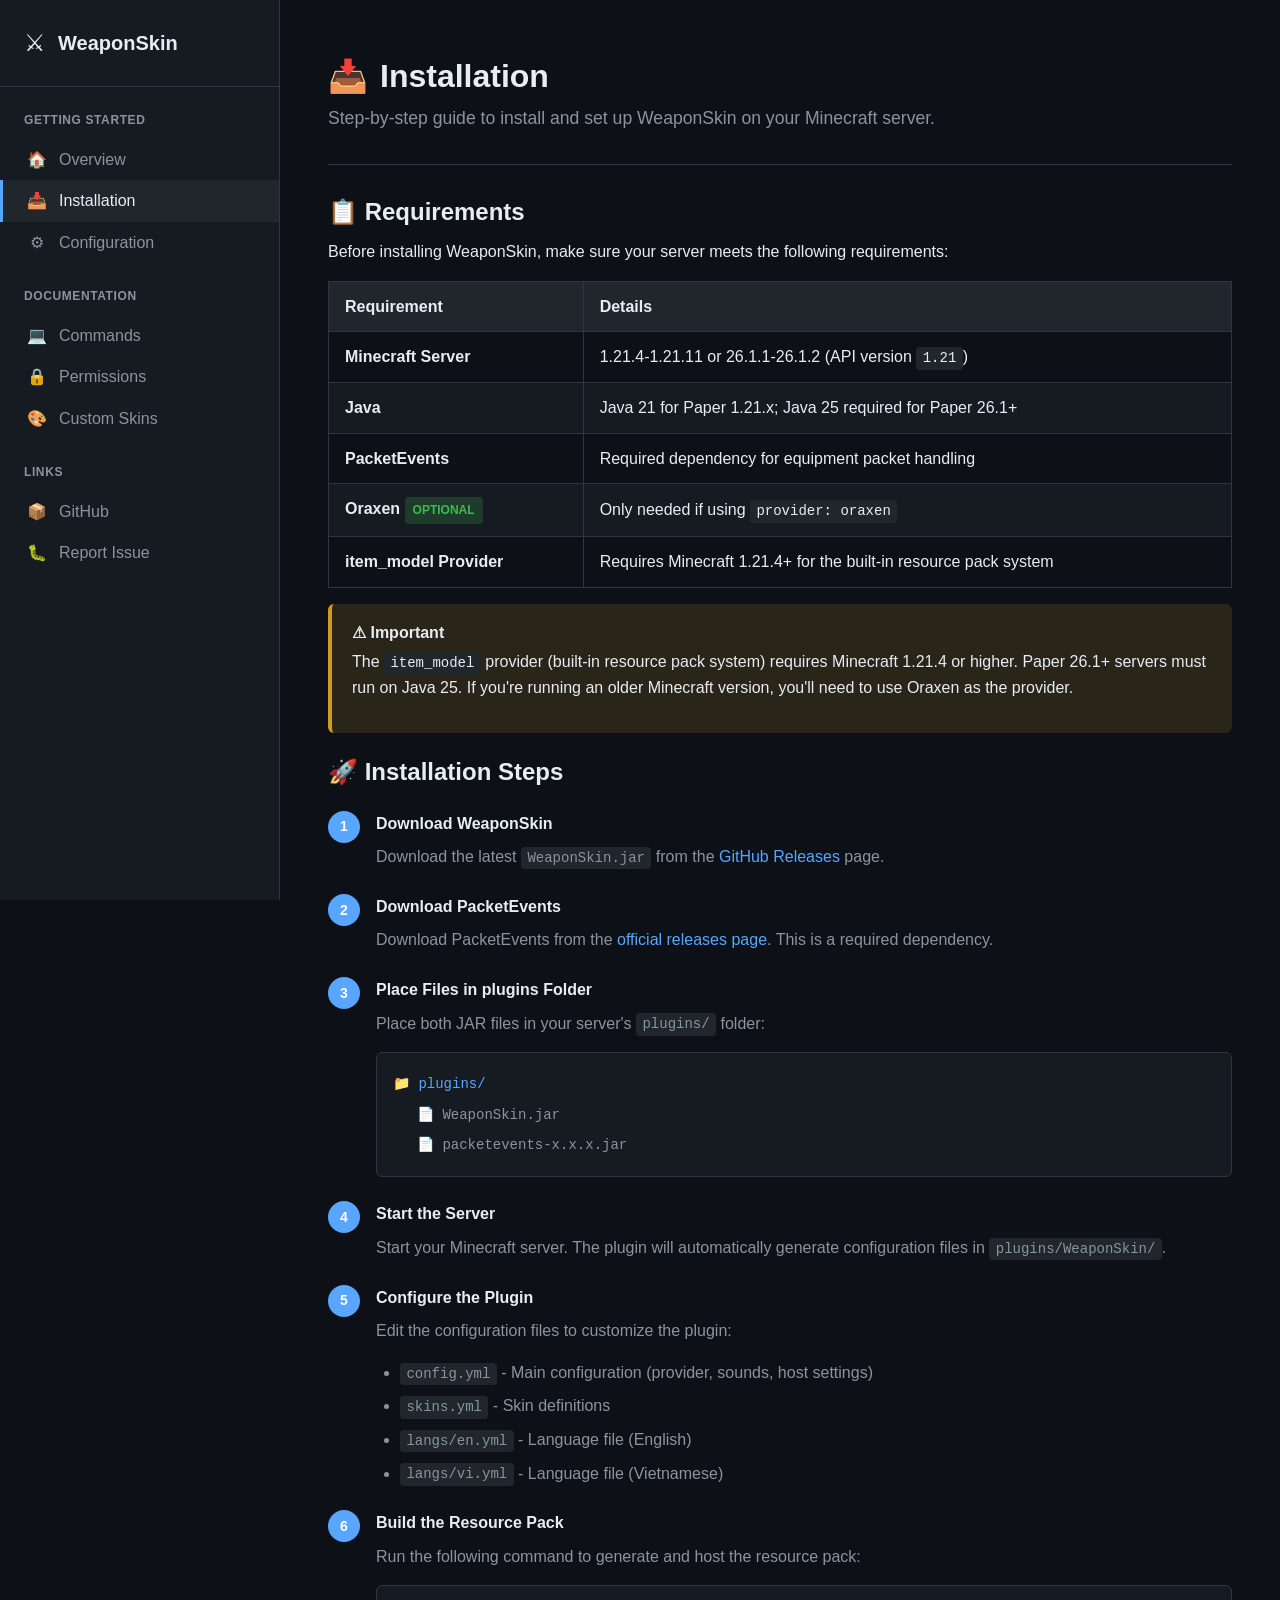
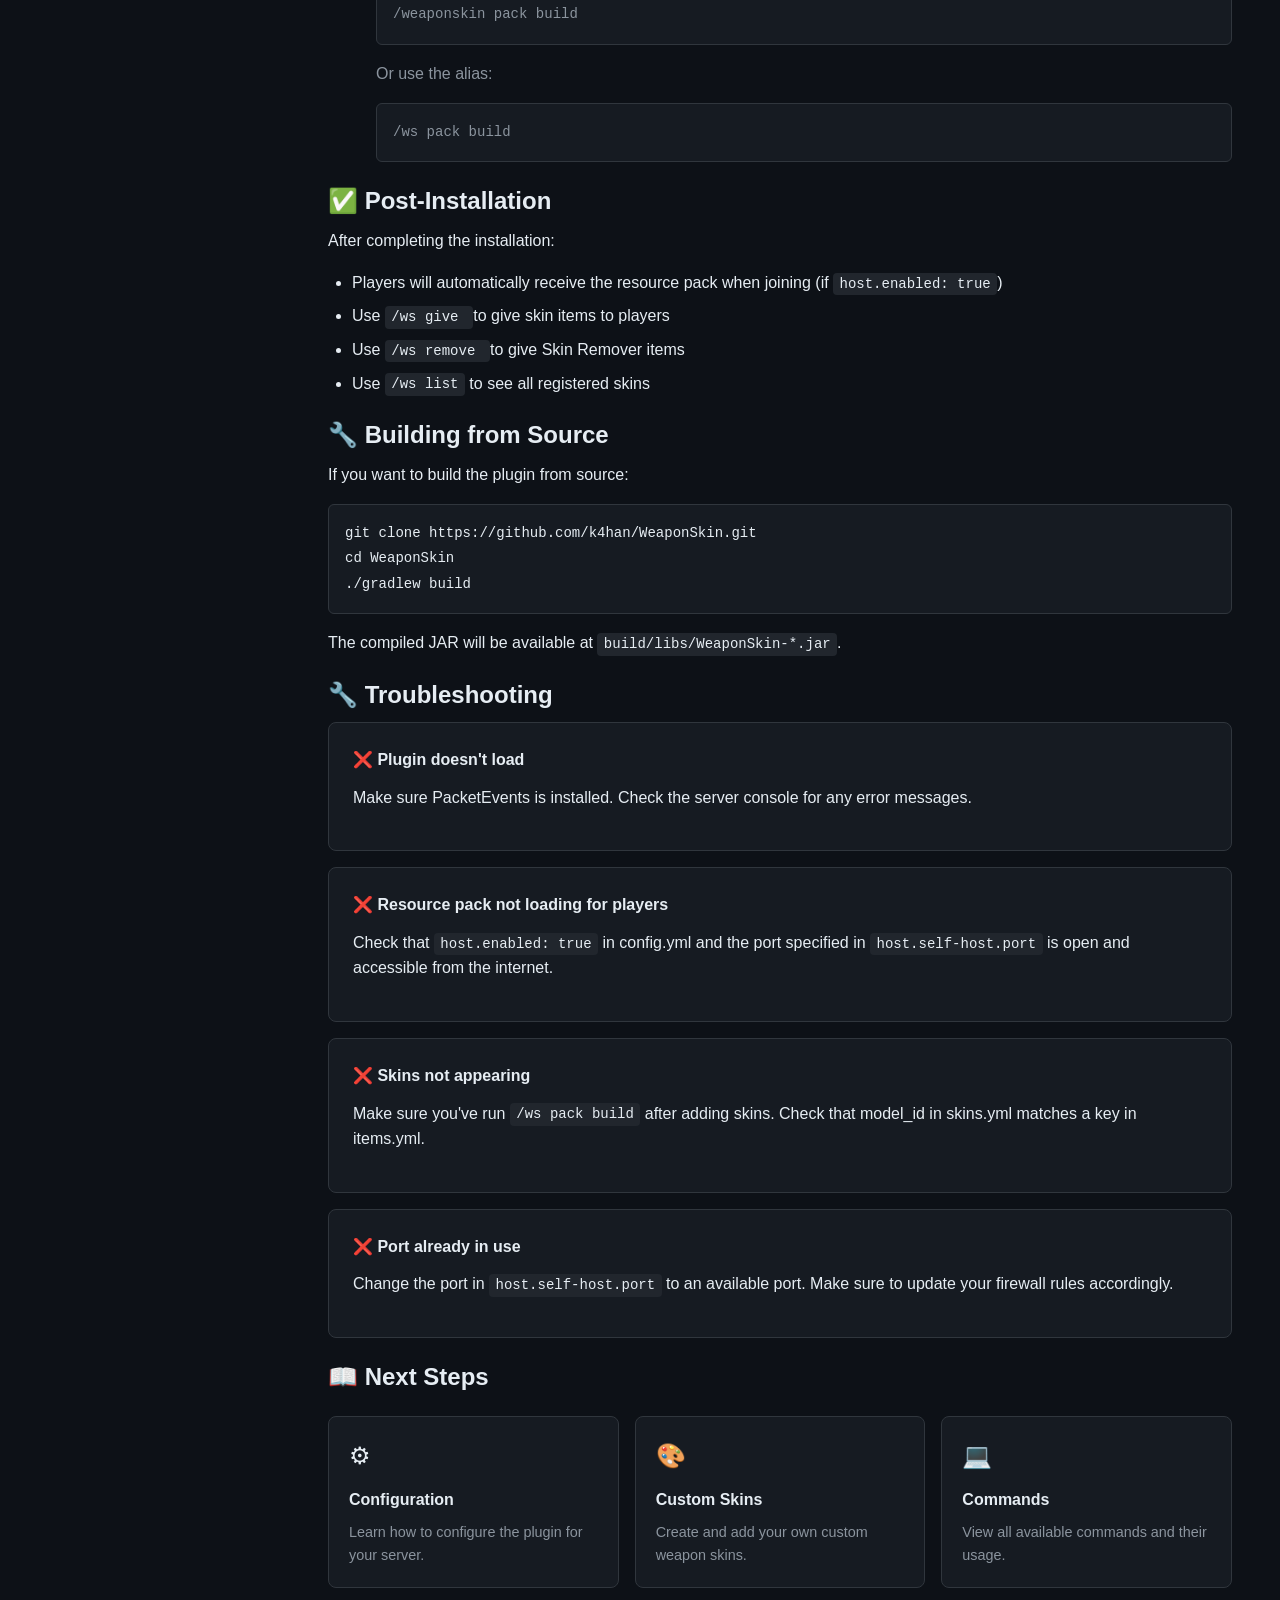
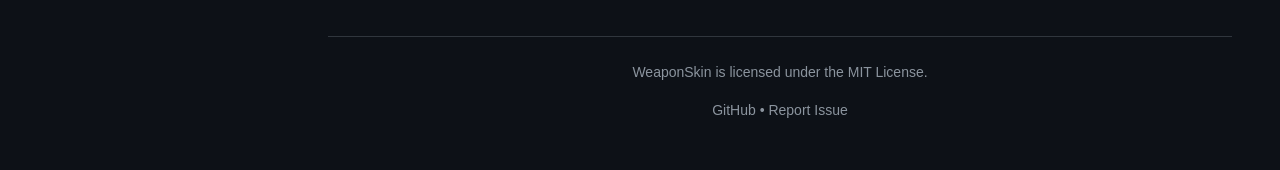
<file: docs/installation.html>
<!DOCTYPE html>
<html lang="en">

<head>
    <meta charset="UTF-8">
    <meta name="viewport" content="width=device-width, initial-scale=1.0">
    <meta name="description"
        content="WeaponSkin Installation Guide - Step by step instructions to install and set up the plugin">
    <title>Installation - WeaponSkin Documentation</title>
    <link rel="stylesheet" href="css/style.css">
    <link rel="icon" href="images/favicon.ico" type="image/x-icon">
</head>

<body>
    <button class="menu-toggle" onclick="toggleSidebar()">&#9776;</button>

    <div class="container">
        <!-- Sidebar -->
        <nav class="sidebar" id="sidebar">
            <div class="sidebar-header">
                <a href="index.html" class="sidebar-logo">
                    <span class="sidebar-logo-icon">&#9876;</span>
                    <span class="sidebar-logo-text">WeaponSkin</span>
                </a>
            </div>
            <div class="sidebar-nav">
                <div class="nav-section">
                    <div class="nav-section-title">Getting Started</div>
                    <a href="index.html" class="nav-link">
                        <span class="nav-link-icon">&#127968;</span>
                        <span>Overview</span>
                    </a>
                    <a href="installation.html" class="nav-link active">
                        <span class="nav-link-icon">&#128229;</span>
                        <span>Installation</span>
                    </a>
                    <a href="configuration.html" class="nav-link">
                        <span class="nav-link-icon">&#9881;</span>
                        <span>Configuration</span>
                    </a>
                </div>
                <div class="nav-section">
                    <div class="nav-section-title">Documentation</div>
                    <a href="commands.html" class="nav-link">
                        <span class="nav-link-icon">&#128187;</span>
                        <span>Commands</span>
                    </a>
                    <a href="permissions.html" class="nav-link">
                        <span class="nav-link-icon">&#128274;</span>
                        <span>Permissions</span>
                    </a>
                    <a href="skins.html" class="nav-link">
                        <span class="nav-link-icon">&#127912;</span>
                        <span>Custom Skins</span>
                    </a>
                </div>
                <div class="nav-section">
                    <div class="nav-section-title">Links</div>
                    <a href="https://github.com/k4han/WeaponSkin" class="nav-link" target="_blank">
                        <span class="nav-link-icon">&#128230;</span>
                        <span>GitHub</span>
                    </a>
                    <a href="https://github.com/k4han/WeaponSkin/issues" class="nav-link" target="_blank">
                        <span class="nav-link-icon">&#128027;</span>
                        <span>Report Issue</span>
                    </a>
                </div>
            </div>
        </nav>

        <!-- Main Content -->
        <main class="main-content">
            <header class="page-header">
                <h1 class="page-title">
                    <span>&#128229;</span>
                    <span>Installation</span>
                </h1>
                <p class="page-description">Step-by-step guide to install and set up WeaponSkin on your Minecraft
                    server.</p>
            </header>

            <!-- Requirements Section -->
            <section>
                <h2>&#128203; Requirements</h2>
                <p>Before installing WeaponSkin, make sure your server meets the following requirements:</p>

                <table>
                    <thead>
                        <tr>
                            <th>Requirement</th>
                            <th>Details</th>
                        </tr>
                    </thead>
                    <tbody>
                        <tr>
                            <td><strong>Minecraft Server</strong></td>
                            <td>1.21.4-1.21.11 or 26.1.1-26.1.2 (API version <code>1.21</code>)</td>
                        </tr>
                        <tr>
                            <td><strong>Java</strong></td>
                            <td>Java 21 for Paper 1.21.x; Java 25 required for Paper 26.1+</td>
                        </tr>
                        <tr>
                            <td><strong>PacketEvents</strong></td>
                            <td>Required dependency for equipment packet handling</td>
                        </tr>
                        <tr>
                            <td><strong>Oraxen</strong> <span class="badge badge-optional">Optional</span></td>
                            <td>Only needed if using <code>provider: oraxen</code></td>
                        </tr>
                        <tr>
                            <td><strong>item_model Provider</strong></td>
                            <td>Requires Minecraft 1.21.4+ for the built-in resource pack system</td>
                        </tr>
                    </tbody>
                </table>

                <div class="alert alert-warning">
                    <div class="alert-title">&#9888; Important</div>
                    <p>The <code>item_model</code> provider (built-in resource pack system) requires Minecraft 1.21.4 or
                        higher. Paper 26.1+ servers must run on Java 25. If you're running an older Minecraft version,
                        you'll need to use Oraxen as the provider.</p>
                </div>
            </section>

            <!-- Installation Steps -->
            <section>
                <h2>&#128640; Installation Steps</h2>

                <div class="steps">
                    <div class="step">
                        <div class="step-title">Download WeaponSkin</div>
                        <div class="step-content">
                            <p>Download the latest <code>WeaponSkin.jar</code> from the <a
                                    href="https://github.com/k4han/WeaponSkin/releases" target="_blank">GitHub
                                    Releases</a> page.</p>
                        </div>
                    </div>

                    <div class="step">
                        <div class="step-title">Download PacketEvents</div>
                        <div class="step-content">
                            <p>Download PacketEvents from the <a
                                    href="https://github.com/retrooper/packetevents/releases" target="_blank">official
                                    releases page</a>. This is a required dependency.</p>
                        </div>
                    </div>

                    <div class="step">
                        <div class="step-title">Place Files in plugins Folder</div>
                        <div class="step-content">
                            <p>Place both JAR files in your server's <code>plugins/</code> folder:</p>
                            <div class="file-tree">
                                <div class="file-tree-item"><span class="file-tree-folder">&#128193; plugins/</span>
                                </div>
                                <div class="file-tree-item" style="padding-left: 1.5rem;"><span
                                        class="file-tree-file">&#128196; WeaponSkin.jar</span></div>
                                <div class="file-tree-item" style="padding-left: 1.5rem;"><span
                                        class="file-tree-file">&#128196; packetevents-x.x.x.jar</span></div>
                            </div>
                        </div>
                    </div>

                    <div class="step">
                        <div class="step-title">Start the Server</div>
                        <div class="step-content">
                            <p>Start your Minecraft server. The plugin will automatically generate configuration files
                                in <code>plugins/WeaponSkin/</code>.</p>
                        </div>
                    </div>

                    <div class="step">
                        <div class="step-title">Configure the Plugin</div>
                        <div class="step-content">
                            <p>Edit the configuration files to customize the plugin:</p>
                            <ul>
                                <li><code>config.yml</code> - Main configuration (provider, sounds, host settings)</li>
                                <li><code>skins.yml</code> - Skin definitions</li>
                                <li><code>langs/en.yml</code> - Language file (English)</li>
                                <li><code>langs/vi.yml</code> - Language file (Vietnamese)</li>
                            </ul>
                        </div>
                    </div>

                    <div class="step">
                        <div class="step-title">Build the Resource Pack</div>
                        <div class="step-content">
                            <p>Run the following command to generate and host the resource pack:</p>
                            <pre><code>/weaponskin pack build</code></pre>
                            <p>Or use the alias:</p>
                            <pre><code>/ws pack build</code></pre>
                        </div>
                    </div>
                </div>
            </section>

            <!-- Post-Installation -->
            <section>
                <h2>&#9989; Post-Installation</h2>
                <p>After completing the installation:</p>
                <ul>
                    <li>Players will automatically receive the resource pack when joining (if
                        <code>host.enabled: true</code>)
                    </li>
                    <li>Use <code>/ws give <player> <skinId></code> to give skin items to players</li>
                    <li>Use <code>/ws remove <player></code> to give Skin Remover items</li>
                    <li>Use <code>/ws list</code> to see all registered skins</li>
                </ul>
            </section>

            <!-- Building from Source -->
            <section>
                <h2>&#128295; Building from Source</h2>
                <p>If you want to build the plugin from source:</p>
                <pre><code>git clone https://github.com/k4han/WeaponSkin.git
cd WeaponSkin
./gradlew build</code></pre>
                <p>The compiled JAR will be available at <code>build/libs/WeaponSkin-*.jar</code>.</p>
            </section>

            <!-- Troubleshooting -->
            <section>
                <h2>&#128295; Troubleshooting</h2>

                <div class="card">
                    <div class="card-header">&#10060; Plugin doesn't load</div>
                    <p>Make sure PacketEvents is installed. Check the server console for any error messages.</p>
                </div>

                <div class="card">
                    <div class="card-header">&#10060; Resource pack not loading for players</div>
                    <p>Check that <code>host.enabled: true</code> in config.yml and the port specified in
                        <code>host.self-host.port</code> is open and accessible from the internet.
                    </p>
                </div>

                <div class="card">
                    <div class="card-header">&#10060; Skins not appearing</div>
                    <p>Make sure you've run <code>/ws pack build</code> after adding skins. Check that model_id in
                        skins.yml matches a key in items.yml.</p>
                </div>

                <div class="card">
                    <div class="card-header">&#10060; Port already in use</div>
                    <p>Change the port in <code>host.self-host.port</code> to an available port. Make sure to update
                        your firewall rules accordingly.</p>
                </div>
            </section>

            <!-- Next Steps -->
            <section>
                <h2>&#128214; Next Steps</h2>
                <div class="feature-grid">
                    <a href="configuration.html" class="feature-card" style="text-decoration: none; color: inherit;">
                        <div class="feature-icon">&#9881;</div>
                        <div class="feature-title">Configuration</div>
                        <div class="feature-description">Learn how to configure the plugin for your server.</div>
                    </a>
                    <a href="skins.html" class="feature-card" style="text-decoration: none; color: inherit;">
                        <div class="feature-icon">&#127912;</div>
                        <div class="feature-title">Custom Skins</div>
                        <div class="feature-description">Create and add your own custom weapon skins.</div>
                    </a>
                    <a href="commands.html" class="feature-card" style="text-decoration: none; color: inherit;">
                        <div class="feature-icon">&#128187;</div>
                        <div class="feature-title">Commands</div>
                        <div class="feature-description">View all available commands and their usage.</div>
                    </a>
                </div>
            </section>

            <!-- Footer -->
            <footer class="footer">
                <p>
                    WeaponSkin is licensed under the <a href="https://github.com/k4han/WeaponSkin/blob/main/LICENSE"
                        target="_blank">MIT License</a>.
                </p>
                <p>
                    <a href="https://github.com/k4han/WeaponSkin" target="_blank">GitHub</a> &#8226;
                    <a href="https://github.com/k4han/WeaponSkin/issues" target="_blank">Report Issue</a>
                </p>
            </footer>
        </main>
    </div>

    <script>
        function toggleSidebar() {
            document.getElementById('sidebar').classList.toggle('open');
        }
    </script>
</body>

</html>
</file>
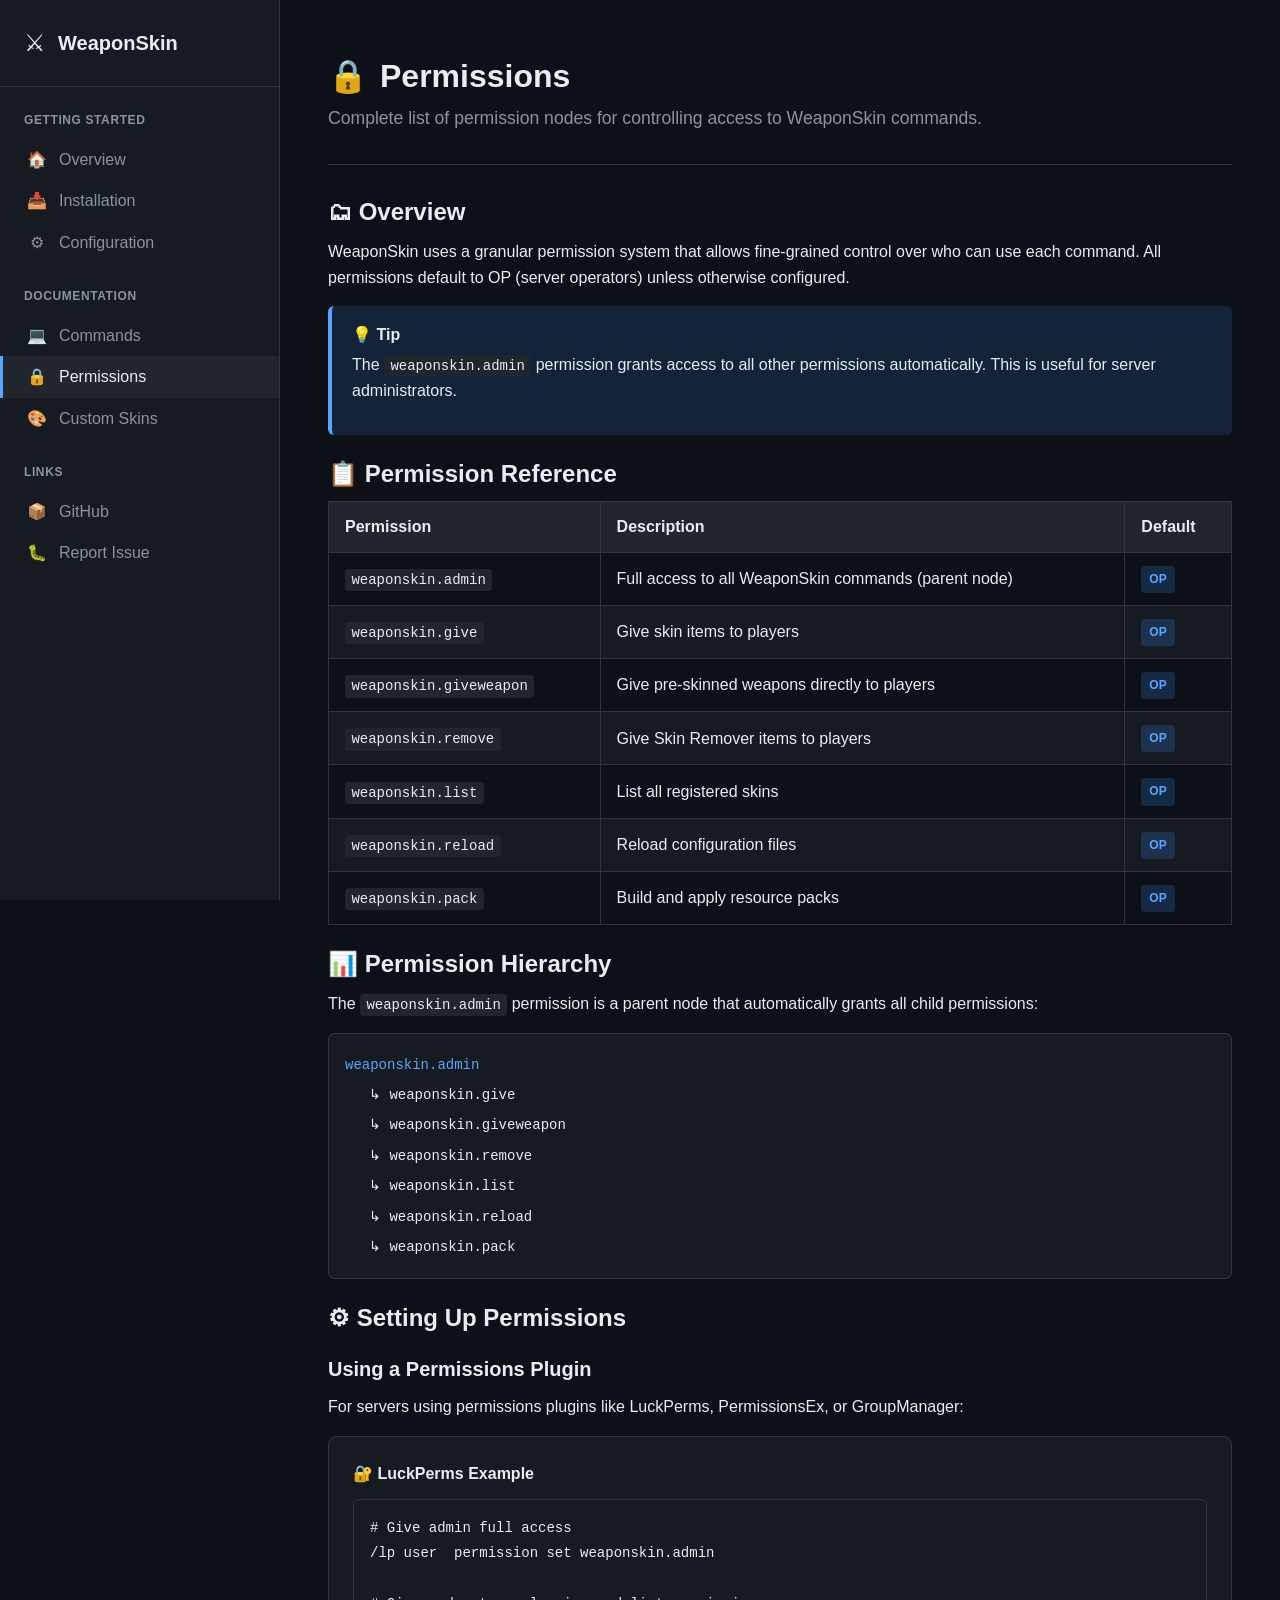
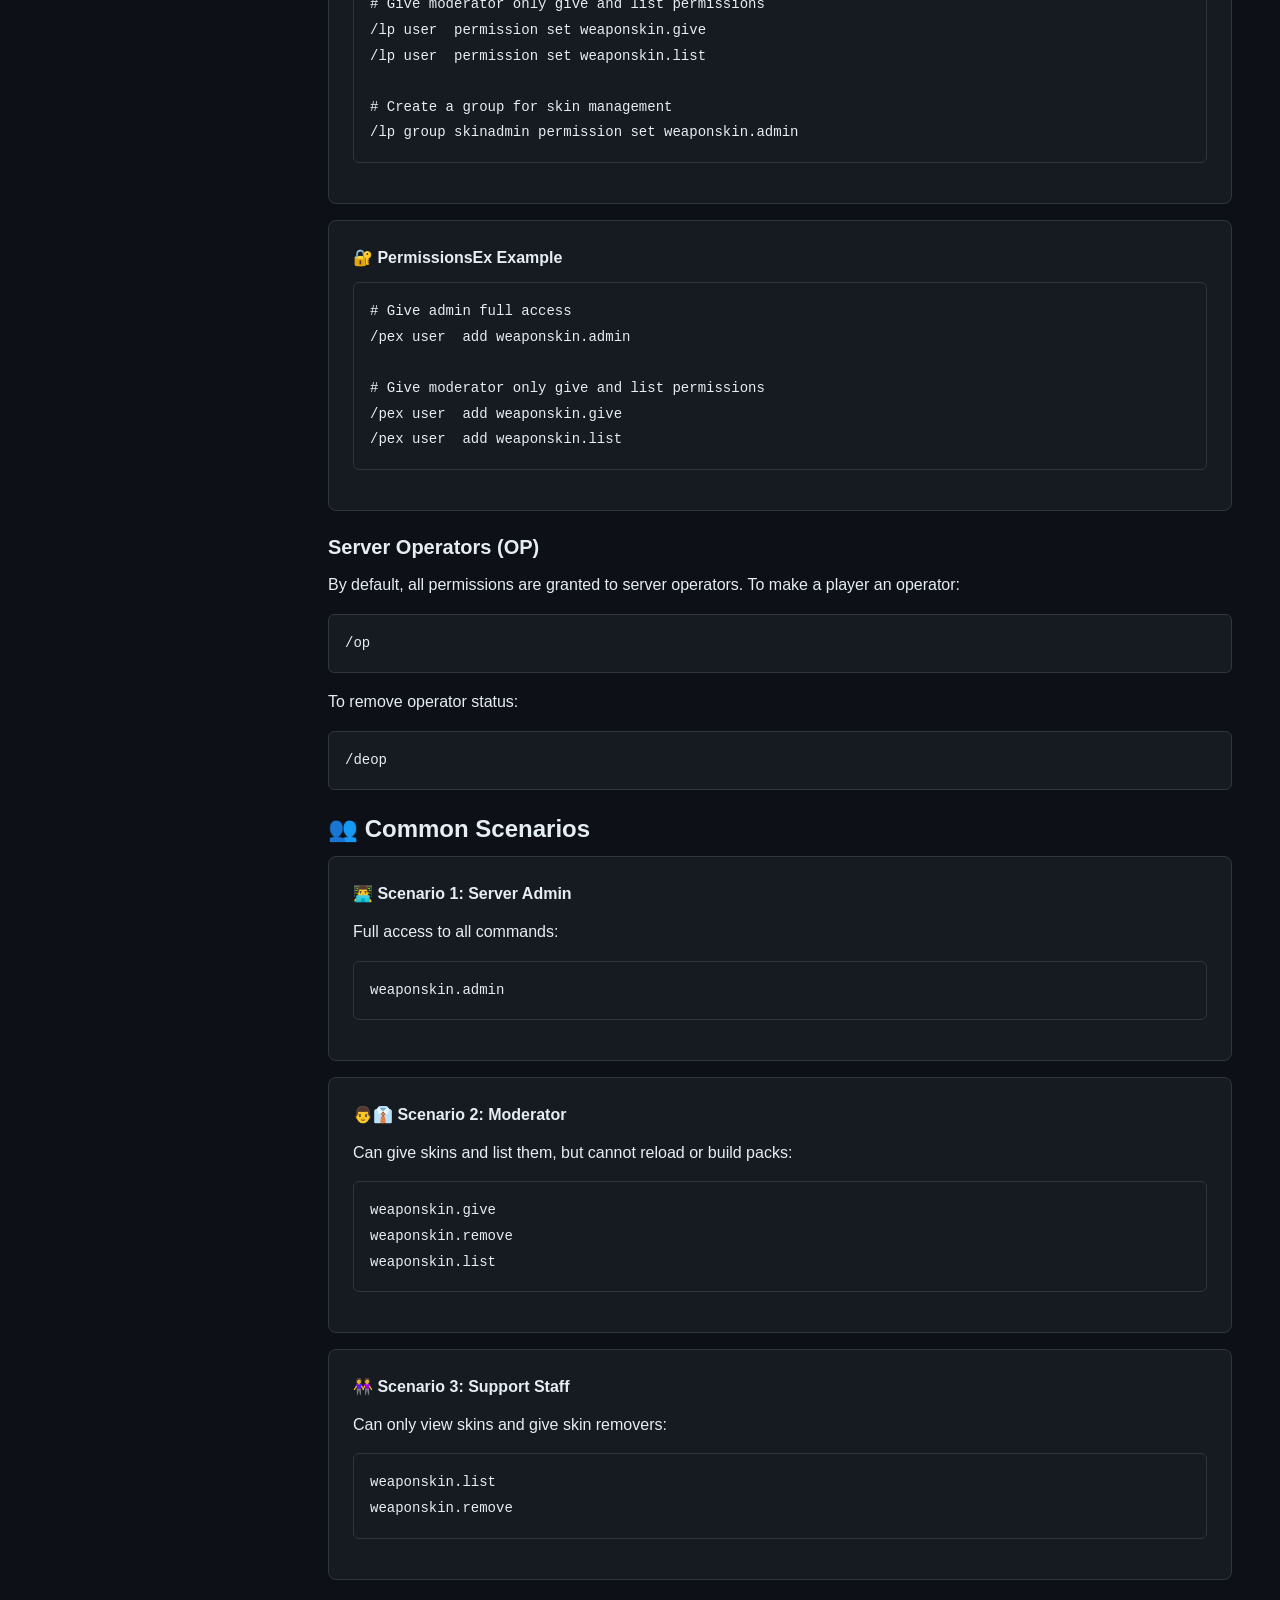
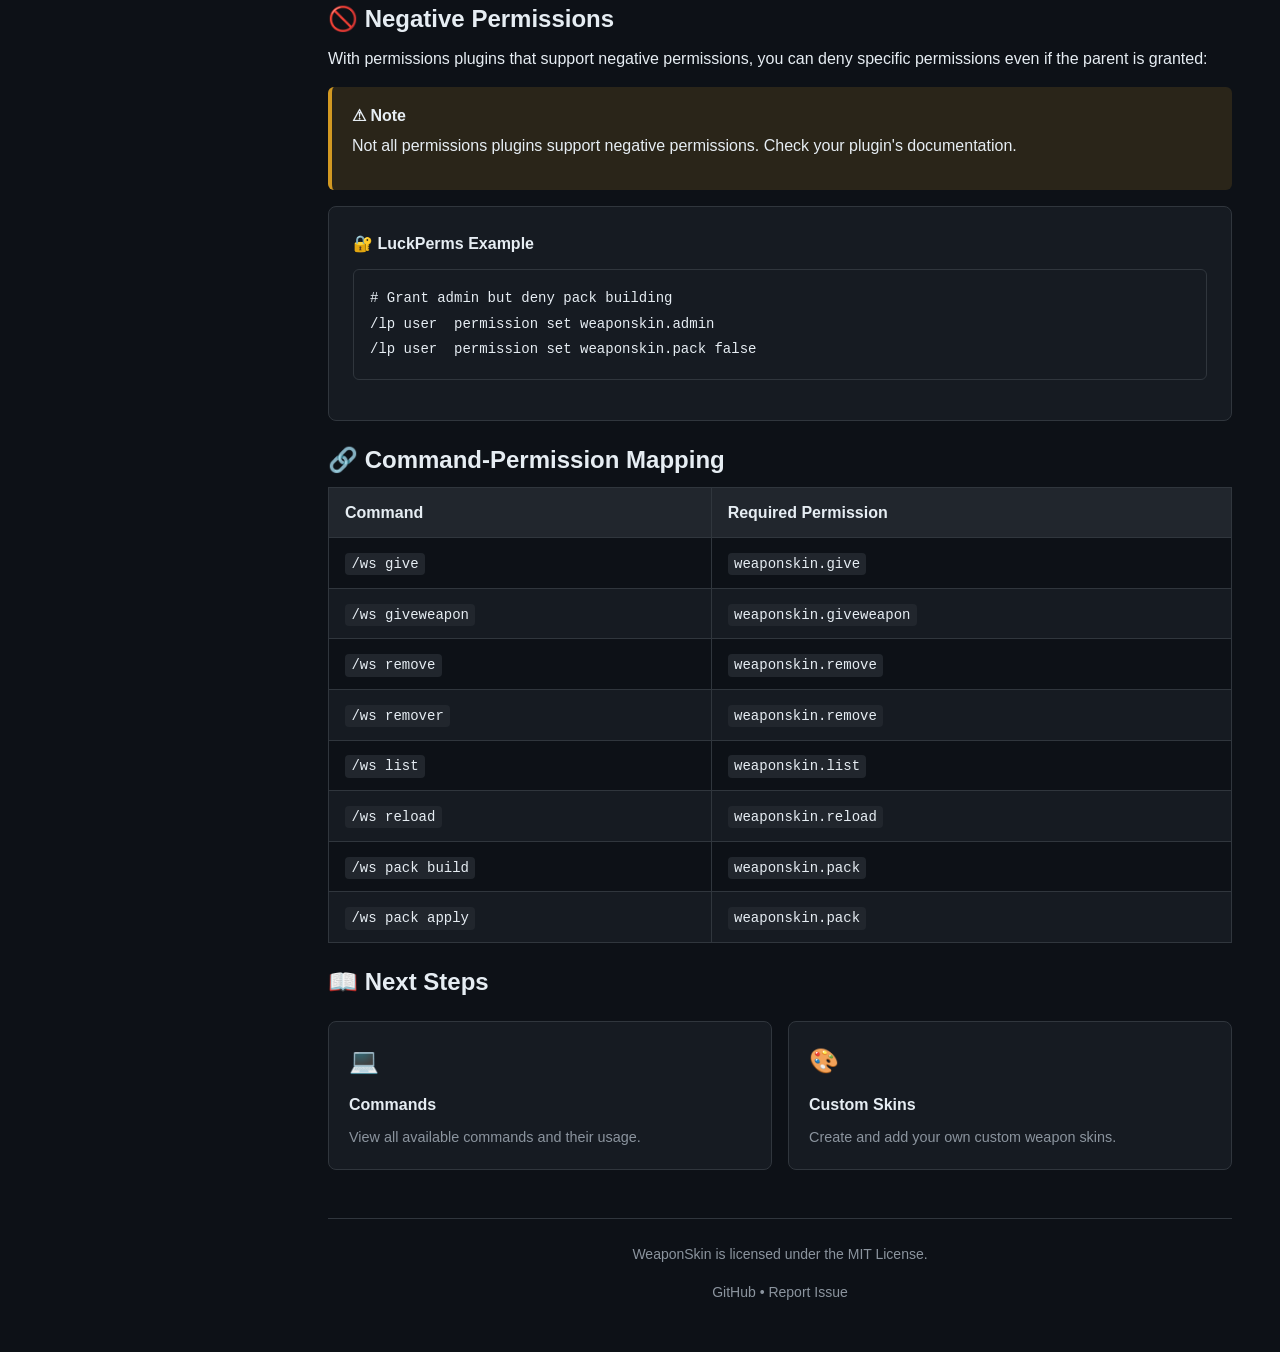
<file: docs/permissions.html>
<!DOCTYPE html>
<html lang="en">

<head>
    <meta charset="UTF-8">
    <meta name="viewport" content="width=device-width, initial-scale=1.0">
    <meta name="description" content="WeaponSkin Permissions - Complete list of permission nodes for the plugin">
    <title>Permissions - WeaponSkin Documentation</title>
    <link rel="stylesheet" href="css/style.css">
    <link rel="icon" href="images/favicon.ico" type="image/x-icon">
</head>

<body>
    <button class="menu-toggle" onclick="toggleSidebar()">&#9776;</button>

    <div class="container">
        <!-- Sidebar -->
        <nav class="sidebar" id="sidebar">
            <div class="sidebar-header">
                <a href="index.html" class="sidebar-logo">
                    <span class="sidebar-logo-icon">&#9876;</span>
                    <span class="sidebar-logo-text">WeaponSkin</span>
                </a>
            </div>
            <div class="sidebar-nav">
                <div class="nav-section">
                    <div class="nav-section-title">Getting Started</div>
                    <a href="index.html" class="nav-link">
                        <span class="nav-link-icon">&#127968;</span>
                        <span>Overview</span>
                    </a>
                    <a href="installation.html" class="nav-link">
                        <span class="nav-link-icon">&#128229;</span>
                        <span>Installation</span>
                    </a>
                    <a href="configuration.html" class="nav-link">
                        <span class="nav-link-icon">&#9881;</span>
                        <span>Configuration</span>
                    </a>
                </div>
                <div class="nav-section">
                    <div class="nav-section-title">Documentation</div>
                    <a href="commands.html" class="nav-link">
                        <span class="nav-link-icon">&#128187;</span>
                        <span>Commands</span>
                    </a>
                    <a href="permissions.html" class="nav-link active">
                        <span class="nav-link-icon">&#128274;</span>
                        <span>Permissions</span>
                    </a>
                    <a href="skins.html" class="nav-link">
                        <span class="nav-link-icon">&#127912;</span>
                        <span>Custom Skins</span>
                    </a>
                </div>
                <div class="nav-section">
                    <div class="nav-section-title">Links</div>
                    <a href="https://github.com/k4han/WeaponSkin" class="nav-link" target="_blank">
                        <span class="nav-link-icon">&#128230;</span>
                        <span>GitHub</span>
                    </a>
                    <a href="https://github.com/k4han/WeaponSkin/issues" class="nav-link" target="_blank">
                        <span class="nav-link-icon">&#128027;</span>
                        <span>Report Issue</span>
                    </a>
                </div>
            </div>
        </nav>

        <!-- Main Content -->
        <main class="main-content">
            <header class="page-header">
                <h1 class="page-title">
                    <span>&#128274;</span>
                    <span>Permissions</span>
                </h1>
                <p class="page-description">Complete list of permission nodes for controlling access to WeaponSkin
                    commands.</p>
            </header>

            <!-- Overview -->
            <section>
                <h2>&#128450; Overview</h2>
                <p>WeaponSkin uses a granular permission system that allows fine-grained control over who can use each
                    command. All permissions default to OP (server operators) unless otherwise configured.</p>

                <div class="alert alert-info">
                    <div class="alert-title">&#128161; Tip</div>
                    <p>The <code>weaponskin.admin</code> permission grants access to all other permissions
                        automatically. This is useful for server administrators.</p>
                </div>
            </section>

            <!-- Permissions Table -->
            <section>
                <h2>&#128203; Permission Reference</h2>
                <table>
                    <thead>
                        <tr>
                            <th>Permission</th>
                            <th>Description</th>
                            <th>Default</th>
                        </tr>
                    </thead>
                    <tbody>
                        <tr>
                            <td><code>weaponskin.admin</code></td>
                            <td>Full access to all WeaponSkin commands (parent node)</td>
                            <td><span class="badge badge-default">OP</span></td>
                        </tr>
                        <tr>
                            <td><code>weaponskin.give</code></td>
                            <td>Give skin items to players</td>
                            <td><span class="badge badge-default">OP</span></td>
                        </tr>
                        <tr>
                            <td><code>weaponskin.giveweapon</code></td>
                            <td>Give pre-skinned weapons directly to players</td>
                            <td><span class="badge badge-default">OP</span></td>
                        </tr>
                        <tr>
                            <td><code>weaponskin.remove</code></td>
                            <td>Give Skin Remover items to players</td>
                            <td><span class="badge badge-default">OP</span></td>
                        </tr>
                        <tr>
                            <td><code>weaponskin.list</code></td>
                            <td>List all registered skins</td>
                            <td><span class="badge badge-default">OP</span></td>
                        </tr>
                        <tr>
                            <td><code>weaponskin.reload</code></td>
                            <td>Reload configuration files</td>
                            <td><span class="badge badge-default">OP</span></td>
                        </tr>
                        <tr>
                            <td><code>weaponskin.pack</code></td>
                            <td>Build and apply resource packs</td>
                            <td><span class="badge badge-default">OP</span></td>
                        </tr>
                    </tbody>
                </table>
            </section>

            <!-- Permission Hierarchy -->
            <section>
                <h2>&#128202; Permission Hierarchy</h2>
                <p>The <code>weaponskin.admin</code> permission is a parent node that automatically grants all child
                    permissions:</p>

                <div class="file-tree">
                    <div class="file-tree-item"><span style="color: var(--accent-primary);">weaponskin.admin</span>
                    </div>
                    <div class="file-tree-item" style="padding-left: 1.5rem;">&#8627; weaponskin.give</div>
                    <div class="file-tree-item" style="padding-left: 1.5rem;">&#8627; weaponskin.giveweapon</div>
                    <div class="file-tree-item" style="padding-left: 1.5rem;">&#8627; weaponskin.remove</div>
                    <div class="file-tree-item" style="padding-left: 1.5rem;">&#8627; weaponskin.list</div>
                    <div class="file-tree-item" style="padding-left: 1.5rem;">&#8627; weaponskin.reload</div>
                    <div class="file-tree-item" style="padding-left: 1.5rem;">&#8627; weaponskin.pack</div>
                </div>
            </section>

            <!-- Setting Up Permissions -->
            <section>
                <h2>&#9881; Setting Up Permissions</h2>

                <h3>Using a Permissions Plugin</h3>
                <p>For servers using permissions plugins like LuckPerms, PermissionsEx, or GroupManager:</p>

                <div class="card">
                    <div class="card-header">&#128272; LuckPerms Example</div>
                    <pre><code># Give admin full access
/lp user <player> permission set weaponskin.admin

# Give moderator only give and list permissions
/lp user <player> permission set weaponskin.give
/lp user <player> permission set weaponskin.list

# Create a group for skin management
/lp group skinadmin permission set weaponskin.admin</code></pre>
                </div>

                <div class="card">
                    <div class="card-header">&#128272; PermissionsEx Example</div>
                    <pre><code># Give admin full access
/pex user <player> add weaponskin.admin

# Give moderator only give and list permissions
/pex user <player> add weaponskin.give
/pex user <player> add weaponskin.list</code></pre>
                </div>

                <h3>Server Operators (OP)</h3>
                <p>By default, all permissions are granted to server operators. To make a player an operator:</p>
                <pre><code>/op <player></code></pre>
                <p>To remove operator status:</p>
                <pre><code>/deop <player></code></pre>
            </section>

            <!-- Common Scenarios -->
            <section>
                <h2>&#128101; Common Scenarios</h2>

                <div class="card">
                    <div class="card-header">&#128104;&#8205;&#128187; Scenario 1: Server Admin</div>
                    <p>Full access to all commands:</p>
                    <pre><code>weaponskin.admin</code></pre>
                </div>

                <div class="card">
                    <div class="card-header">&#128104;&#8205;&#128084; Scenario 2: Moderator</div>
                    <p>Can give skins and list them, but cannot reload or build packs:</p>
                    <pre><code>weaponskin.give
weaponskin.remove
weaponskin.list</code></pre>
                </div>

                <div class="card">
                    <div class="card-header">&#128109; Scenario 3: Support Staff</div>
                    <p>Can only view skins and give skin removers:</p>
                    <pre><code>weaponskin.list
weaponskin.remove</code></pre>
                </div>
            </section>

            <!-- Negative Permissions -->
            <section>
                <h2>&#128683; Negative Permissions</h2>
                <p>With permissions plugins that support negative permissions, you can deny specific permissions even if
                    the parent is granted:</p>

                <div class="alert alert-warning">
                    <div class="alert-title">&#9888; Note</div>
                    <p>Not all permissions plugins support negative permissions. Check your plugin's documentation.</p>
                </div>

                <div class="card">
                    <div class="card-header">&#128272; LuckPerms Example</div>
                    <pre><code># Grant admin but deny pack building
/lp user <player> permission set weaponskin.admin
/lp user <player> permission set weaponskin.pack false</code></pre>
                </div>
            </section>

            <!-- Command-Permission Mapping -->
            <section>
                <h2>&#128279; Command-Permission Mapping</h2>
                <table>
                    <thead>
                        <tr>
                            <th>Command</th>
                            <th>Required Permission</th>
                        </tr>
                    </thead>
                    <tbody>
                        <tr>
                            <td><code>/ws give</code></td>
                            <td><code>weaponskin.give</code></td>
                        </tr>
                        <tr>
                            <td><code>/ws giveweapon</code></td>
                            <td><code>weaponskin.giveweapon</code></td>
                        </tr>
                        <tr>
                            <td><code>/ws remove</code></td>
                            <td><code>weaponskin.remove</code></td>
                        </tr>
                        <tr>
                            <td><code>/ws remover</code></td>
                            <td><code>weaponskin.remove</code></td>
                        </tr>
                        <tr>
                            <td><code>/ws list</code></td>
                            <td><code>weaponskin.list</code></td>
                        </tr>
                        <tr>
                            <td><code>/ws reload</code></td>
                            <td><code>weaponskin.reload</code></td>
                        </tr>
                        <tr>
                            <td><code>/ws pack build</code></td>
                            <td><code>weaponskin.pack</code></td>
                        </tr>
                        <tr>
                            <td><code>/ws pack apply</code></td>
                            <td><code>weaponskin.pack</code></td>
                        </tr>
                    </tbody>
                </table>
            </section>

            <!-- Next Steps -->
            <section>
                <h2>&#128214; Next Steps</h2>
                <div class="feature-grid">
                    <a href="commands.html" class="feature-card" style="text-decoration: none; color: inherit;">
                        <div class="feature-icon">&#128187;</div>
                        <div class="feature-title">Commands</div>
                        <div class="feature-description">View all available commands and their usage.</div>
                    </a>
                    <a href="skins.html" class="feature-card" style="text-decoration: none; color: inherit;">
                        <div class="feature-icon">&#127912;</div>
                        <div class="feature-title">Custom Skins</div>
                        <div class="feature-description">Create and add your own custom weapon skins.</div>
                    </a>
                </div>
            </section>

            <!-- Footer -->
            <footer class="footer">
                <p>
                    WeaponSkin is licensed under the <a href="https://github.com/k4han/WeaponSkin/blob/main/LICENSE"
                        target="_blank">MIT License</a>.
                </p>
                <p>
                    <a href="https://github.com/k4han/WeaponSkin" target="_blank">GitHub</a> &#8226;
                    <a href="https://github.com/k4han/WeaponSkin/issues" target="_blank">Report Issue</a>
                </p>
            </footer>
        </main>
    </div>

    <script>
        function toggleSidebar() {
            document.getElementById('sidebar').classList.toggle('open');
        }
    </script>
</body>

</html>
</file>
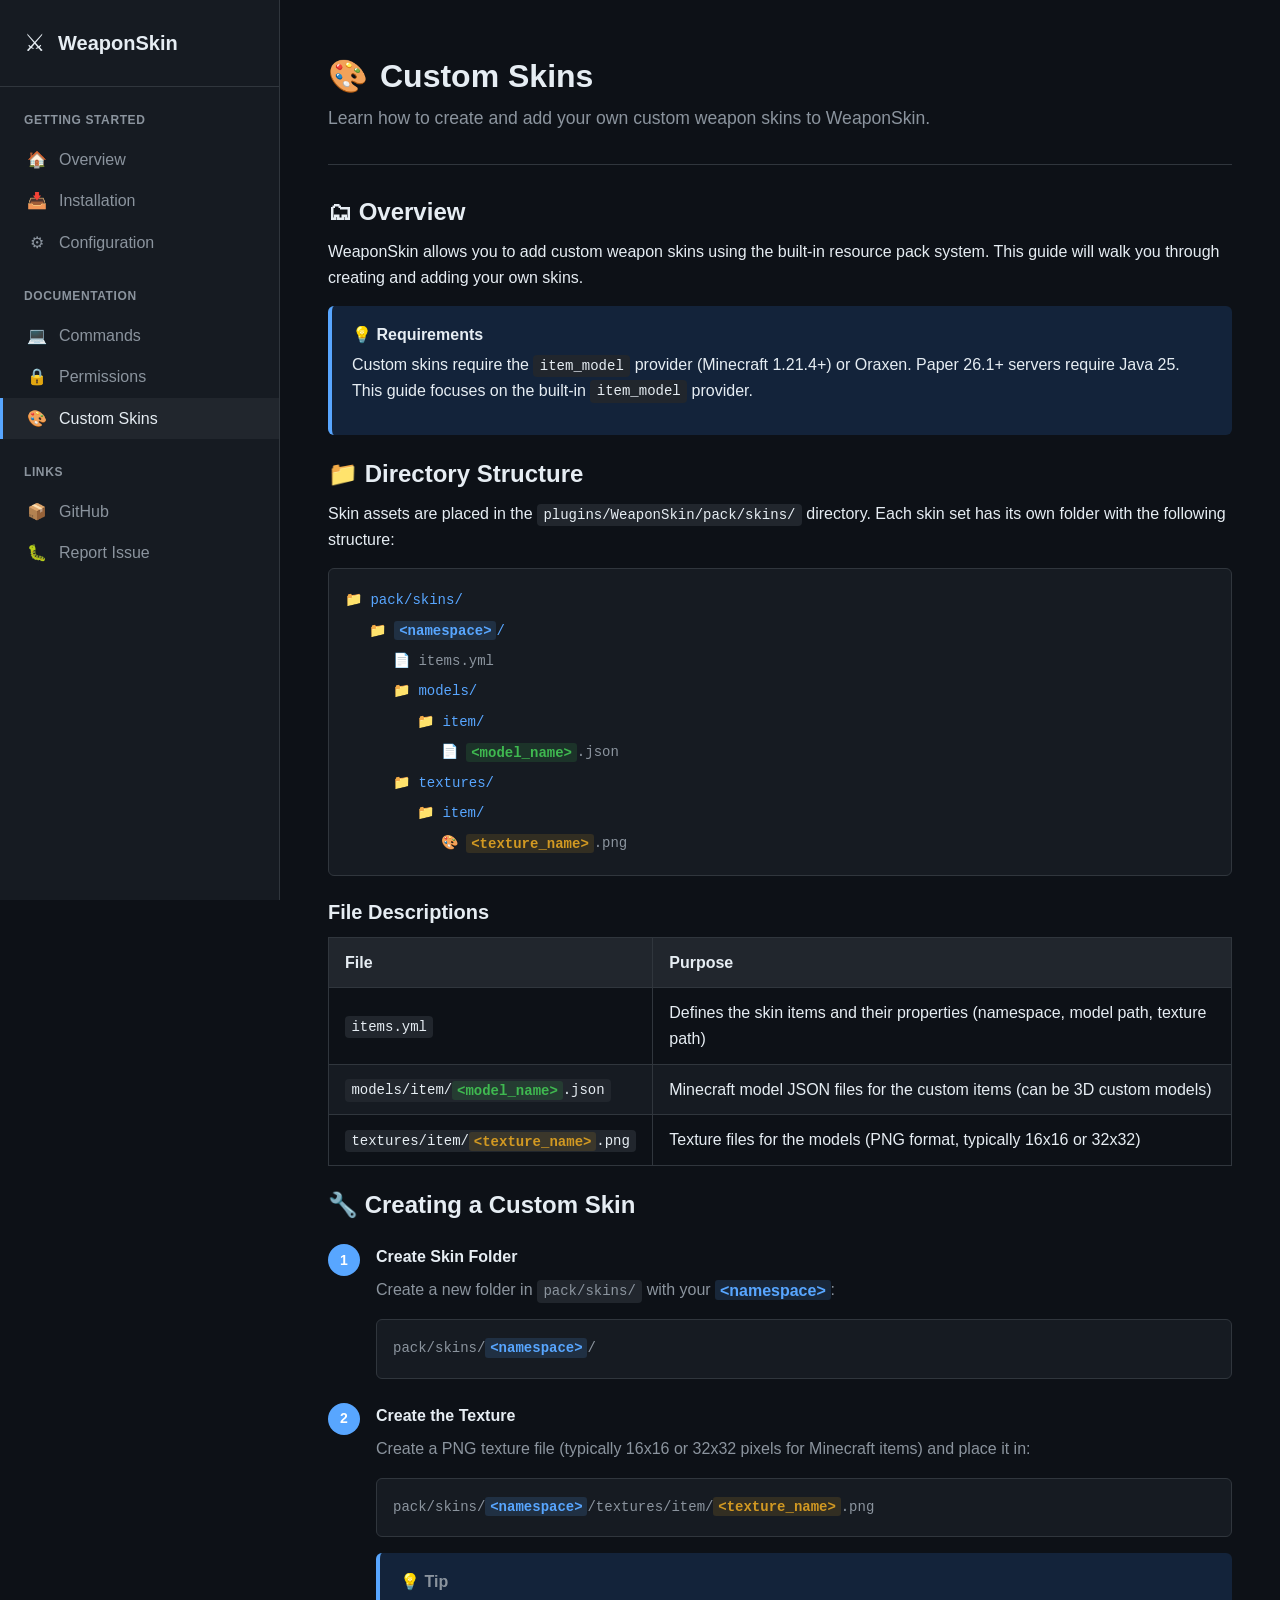
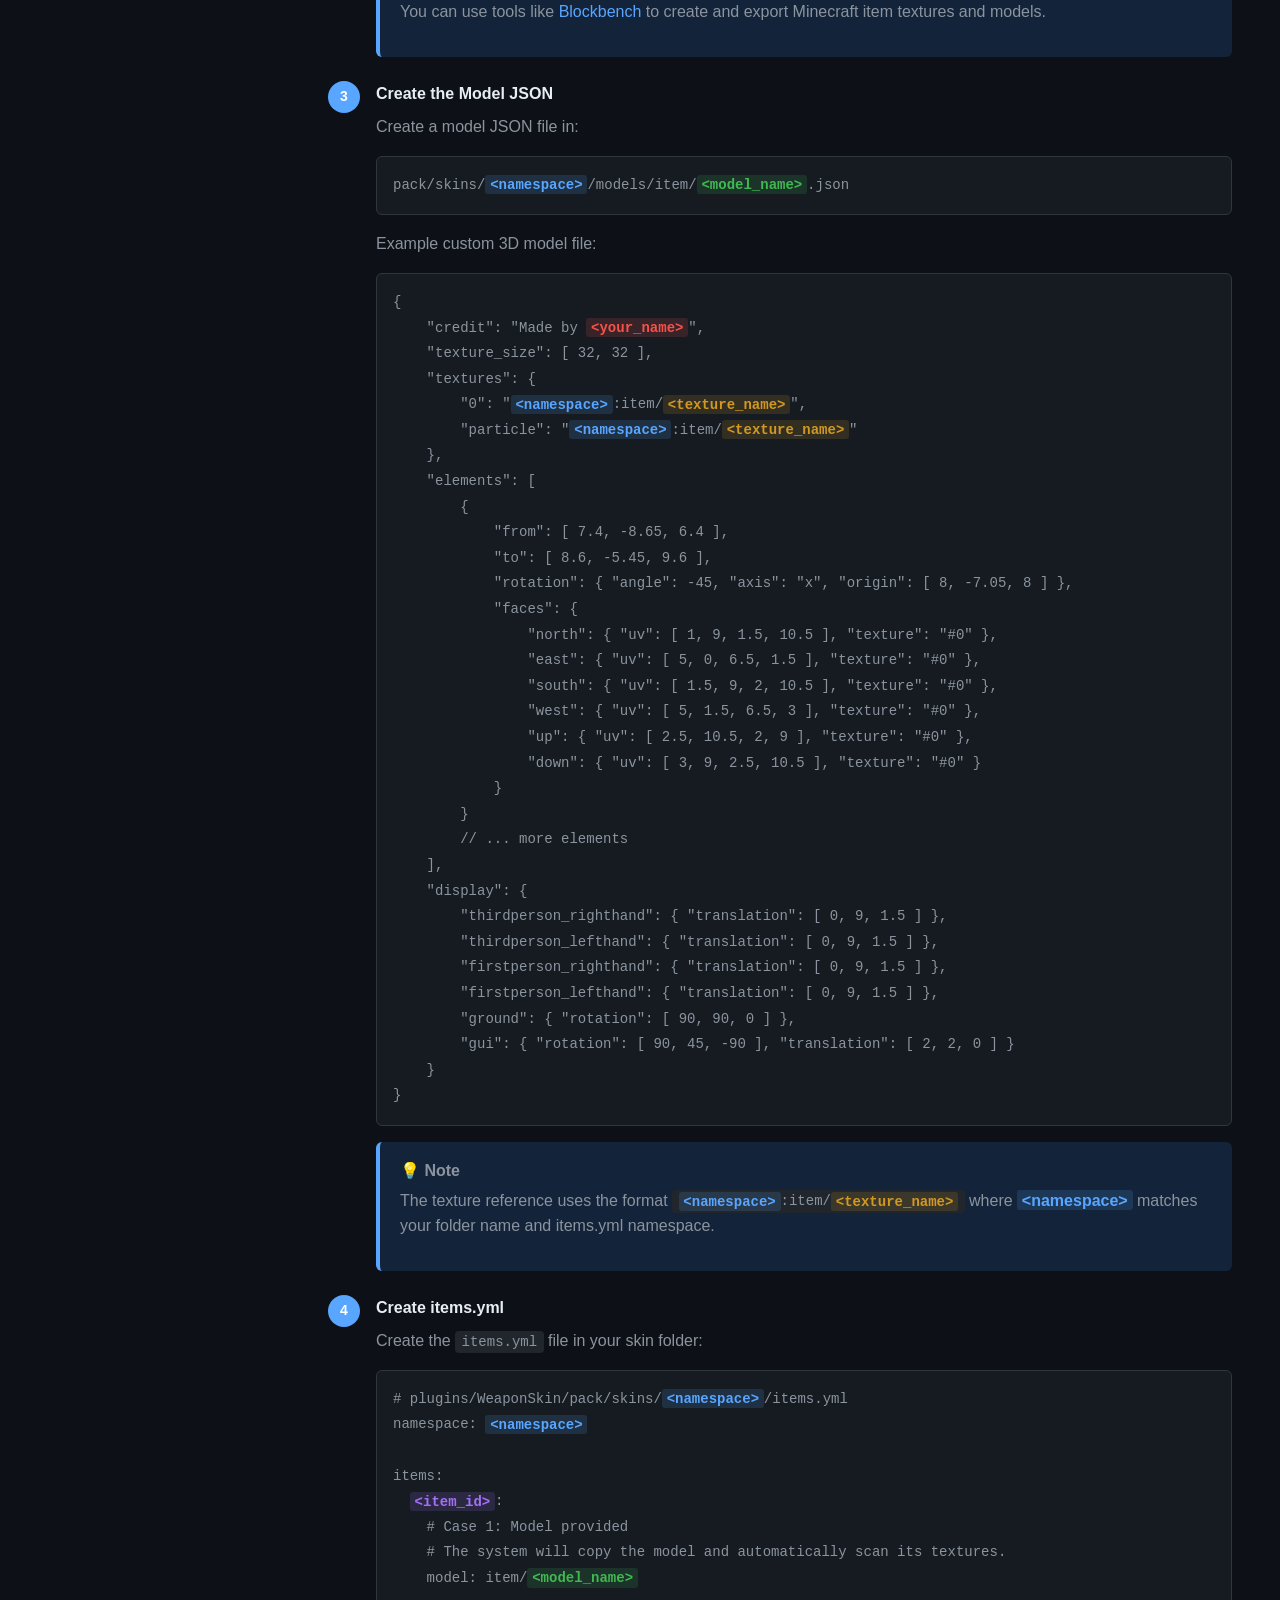
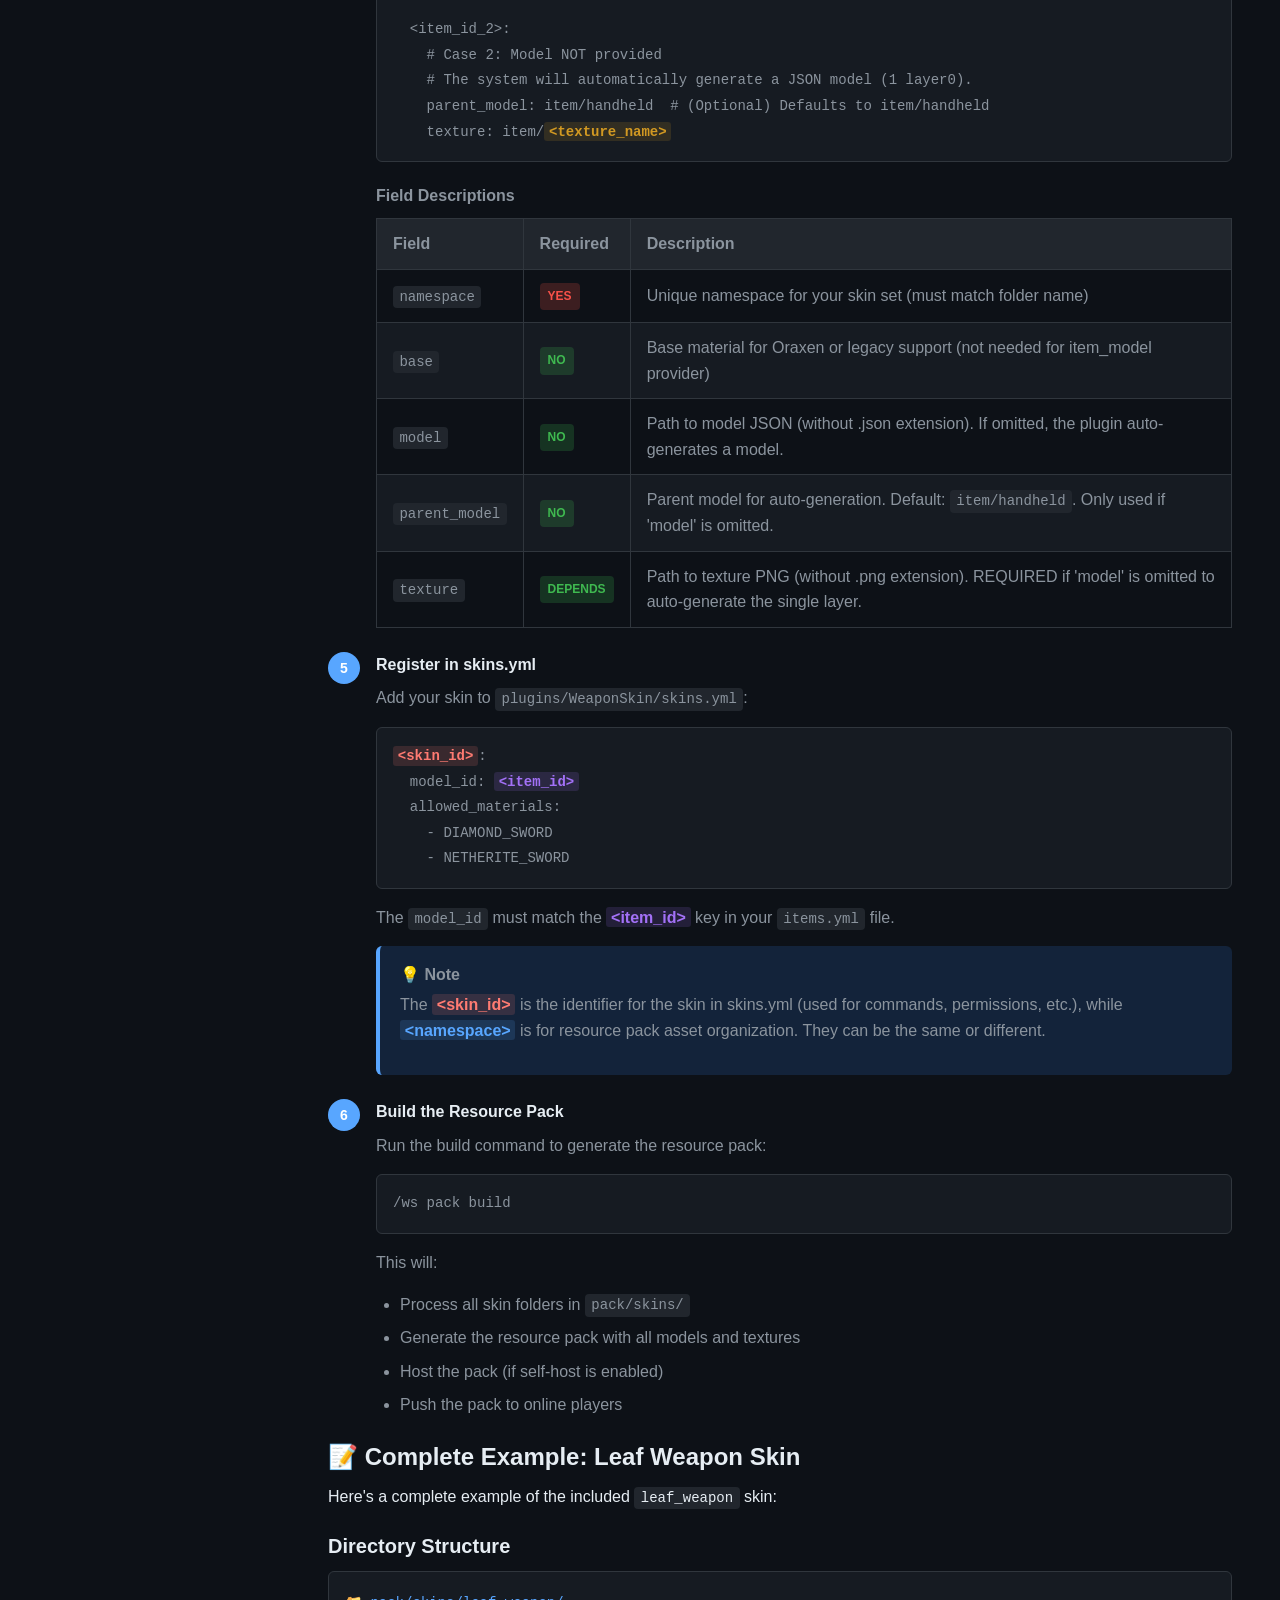
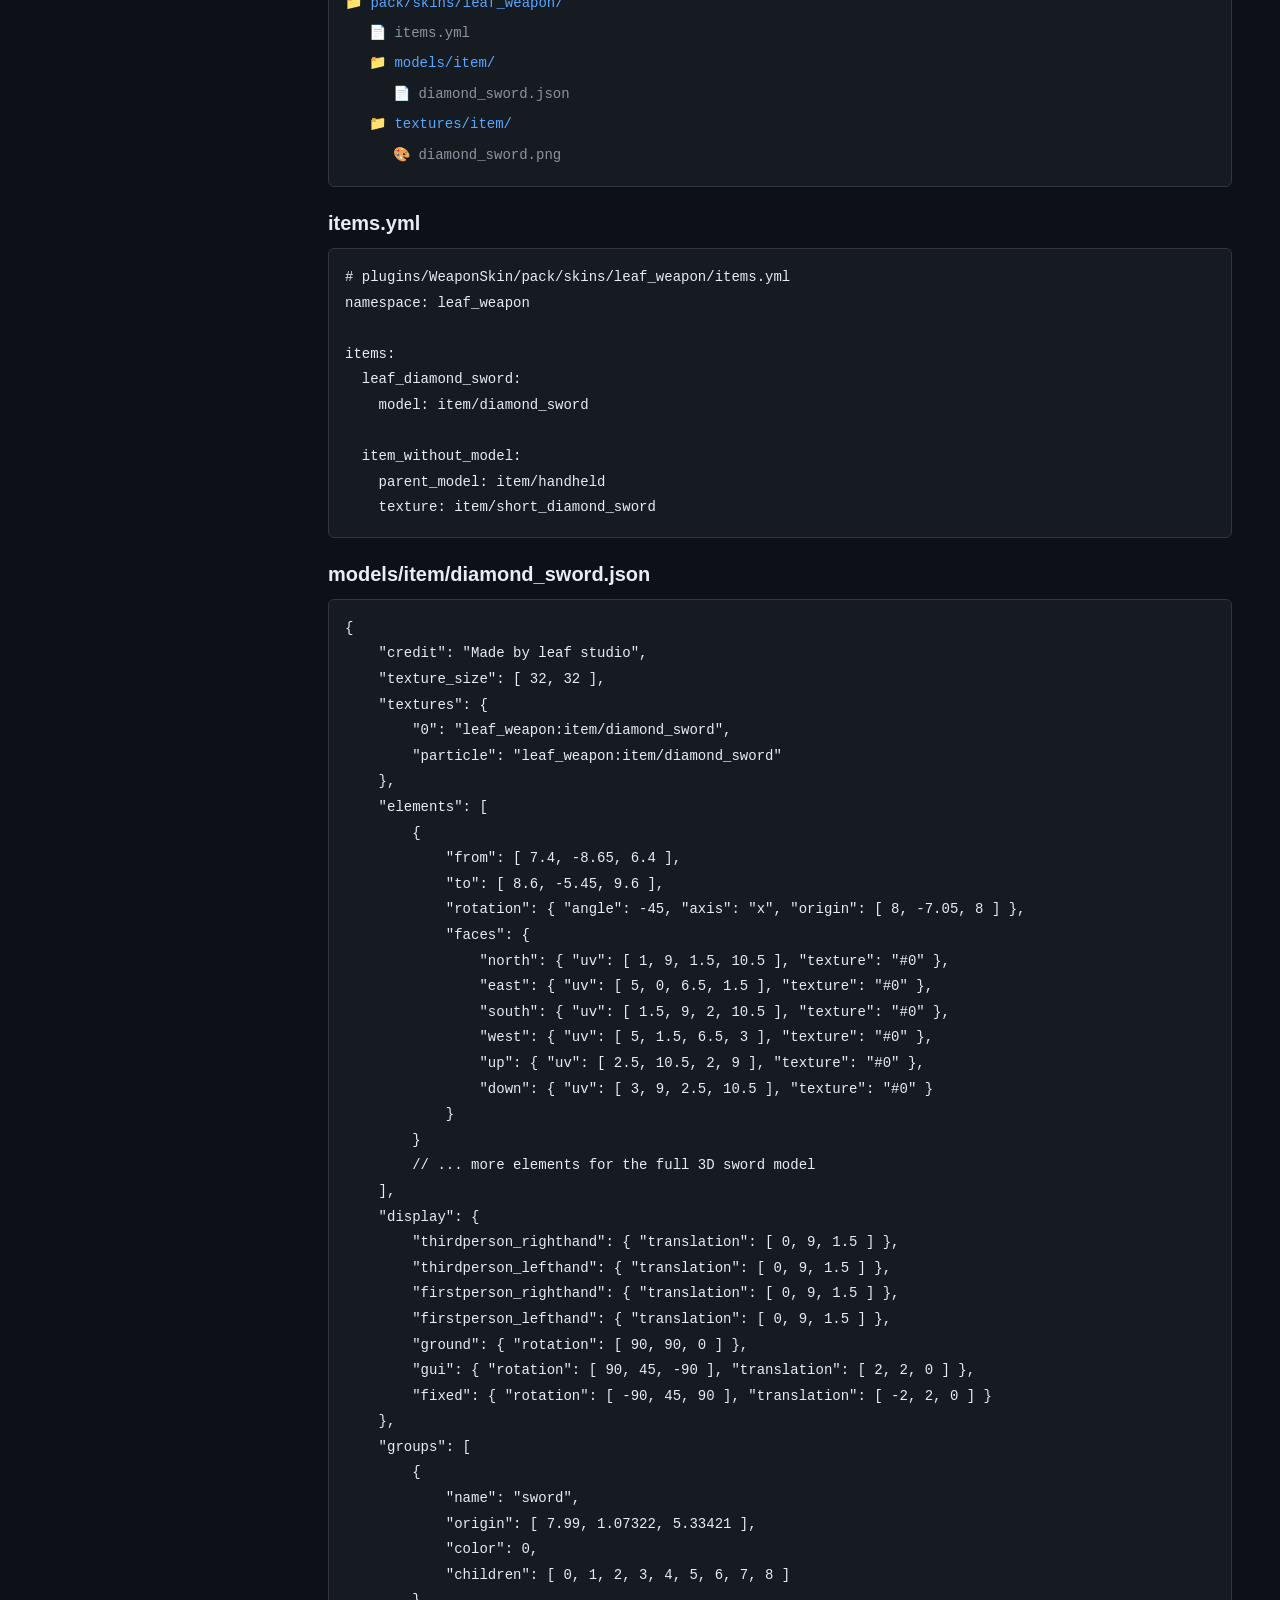
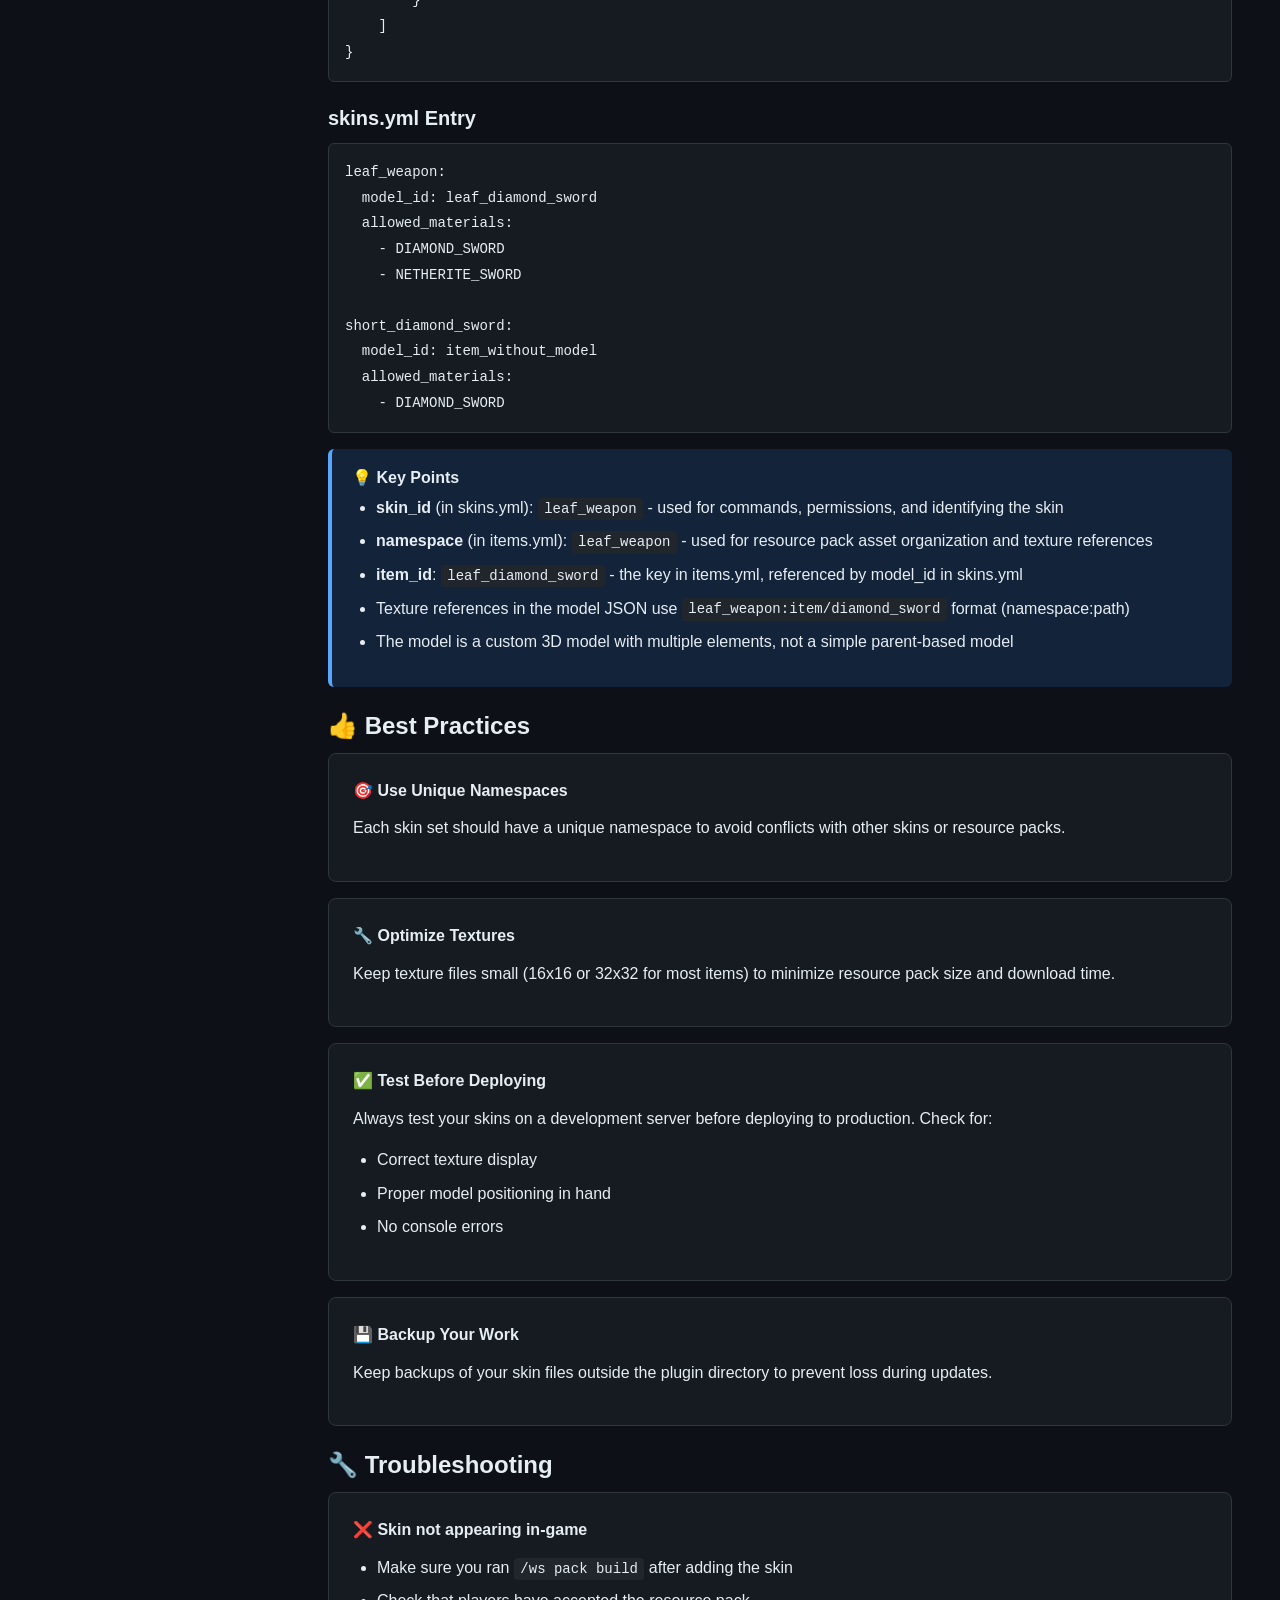
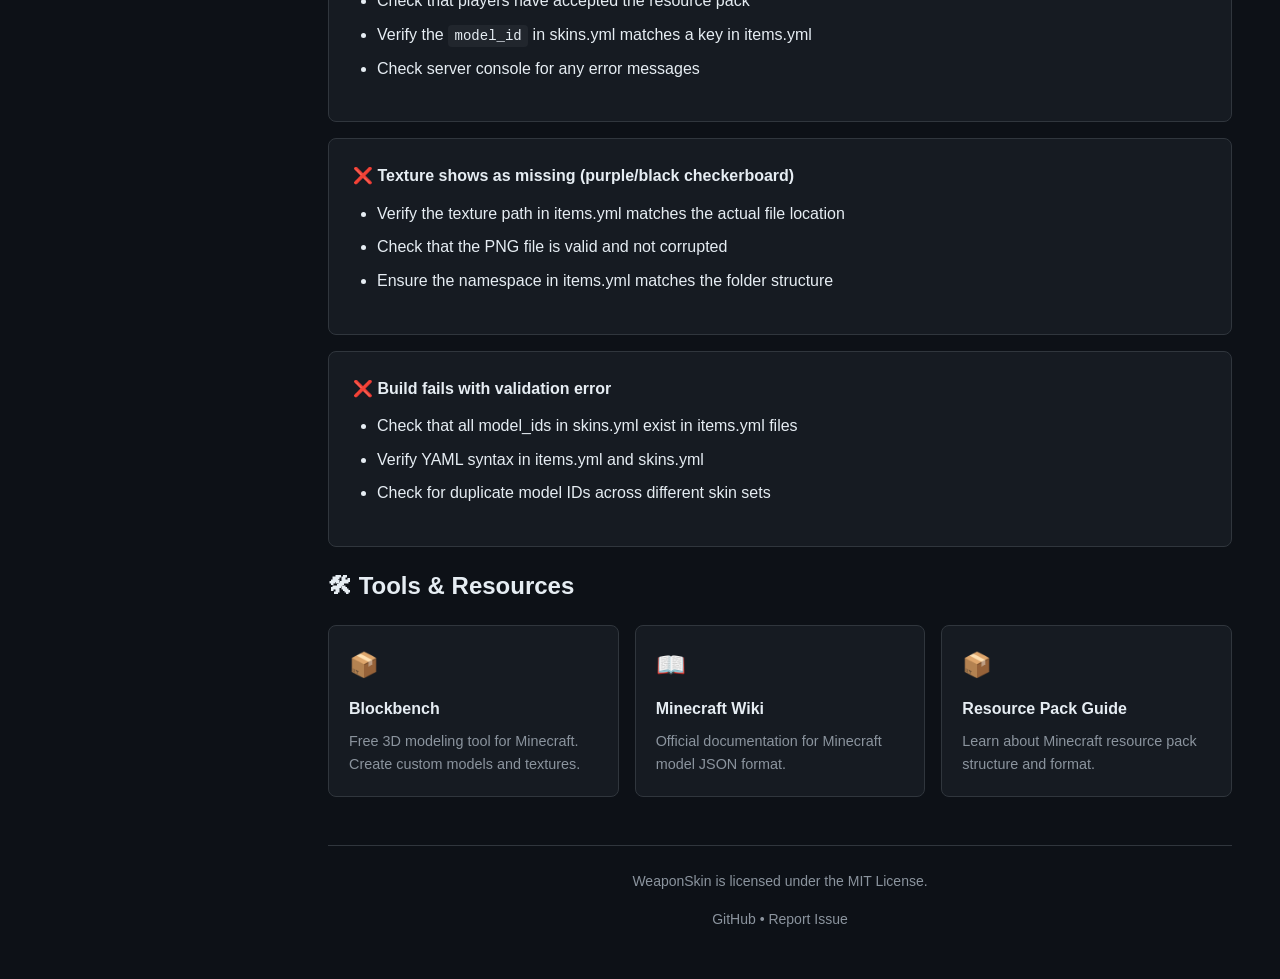
<file: docs/skins.html>
<!DOCTYPE html>
<html lang="en">

<head>
    <meta charset="UTF-8">
    <meta name="viewport" content="width=device-width, initial-scale=1.0">
    <meta name="description" content="WeaponSkin Custom Skins Guide - Learn how to create and add custom weapon skins">
    <title>Custom Skins - WeaponSkin Documentation</title>
    <link rel="stylesheet" href="css/style.css">
    <link rel="icon" href="images/favicon.ico" type="image/x-icon">
</head>

<body>
    <button class="menu-toggle" onclick="toggleSidebar()">&#9776;</button>

    <div class="container">
        <!-- Sidebar -->
        <nav class="sidebar" id="sidebar">
            <div class="sidebar-header">
                <a href="index.html" class="sidebar-logo">
                    <span class="sidebar-logo-icon">&#9876;</span>
                    <span class="sidebar-logo-text">WeaponSkin</span>
                </a>
            </div>
            <div class="sidebar-nav">
                <div class="nav-section">
                    <div class="nav-section-title">Getting Started</div>
                    <a href="index.html" class="nav-link">
                        <span class="nav-link-icon">&#127968;</span>
                        <span>Overview</span>
                    </a>
                    <a href="installation.html" class="nav-link">
                        <span class="nav-link-icon">&#128229;</span>
                        <span>Installation</span>
                    </a>
                    <a href="configuration.html" class="nav-link">
                        <span class="nav-link-icon">&#9881;</span>
                        <span>Configuration</span>
                    </a>
                </div>
                <div class="nav-section">
                    <div class="nav-section-title">Documentation</div>
                    <a href="commands.html" class="nav-link">
                        <span class="nav-link-icon">&#128187;</span>
                        <span>Commands</span>
                    </a>
                    <a href="permissions.html" class="nav-link">
                        <span class="nav-link-icon">&#128274;</span>
                        <span>Permissions</span>
                    </a>
                    <a href="skins.html" class="nav-link active">
                        <span class="nav-link-icon">&#127912;</span>
                        <span>Custom Skins</span>
                    </a>
                </div>
                <div class="nav-section">
                    <div class="nav-section-title">Links</div>
                    <a href="https://github.com/k4han/WeaponSkin" class="nav-link" target="_blank">
                        <span class="nav-link-icon">&#128230;</span>
                        <span>GitHub</span>
                    </a>
                    <a href="https://github.com/k4han/WeaponSkin/issues" class="nav-link" target="_blank">
                        <span class="nav-link-icon">&#128027;</span>
                        <span>Report Issue</span>
                    </a>
                </div>
            </div>
        </nav>

        <!-- Main Content -->
        <main class="main-content">
            <header class="page-header">
                <h1 class="page-title">
                    <span>&#127912;</span>
                    <span>Custom Skins</span>
                </h1>
                <p class="page-description">Learn how to create and add your own custom weapon skins to WeaponSkin.</p>
            </header>

            <!-- Overview -->
            <section>
                <h2>&#128450; Overview</h2>
                <p>WeaponSkin allows you to add custom weapon skins using the built-in resource pack system. This guide
                    will walk you through creating and adding your own skins.</p>

                <div class="alert alert-info">
                    <div class="alert-title">&#128161; Requirements</div>
                    <p>Custom skins require the <code>item_model</code> provider (Minecraft 1.21.4+) or Oraxen. Paper
                        26.1+ servers require Java 25. This guide focuses on the built-in <code>item_model</code>
                        provider.</p>
                </div>
            </section>

            <!-- Directory Structure -->
            <section>
                <h2>&#128193; Directory Structure</h2>
                <p>Skin assets are placed in the <code>plugins/WeaponSkin/pack/skins/</code> directory. Each skin set
                    has its own folder with the following structure:</p>

                <div class="file-tree">
                    <div class="file-tree-item"><span class="file-tree-folder">&#128193; pack/skins/</span></div>
                    <div class="file-tree-item" style="padding-left: 1.5rem;"><span class="file-tree-folder">&#128193;
                            <span class="var-namespace">&lt;namespace&gt;</span>/</span></div>
                    <div class="file-tree-item" style="padding-left: 3rem;"><span class="file-tree-file">&#128196;
                            items.yml</span></div>
                    <div class="file-tree-item" style="padding-left: 3rem;"><span class="file-tree-folder">&#128193;
                            models/</span></div>
                    <div class="file-tree-item" style="padding-left: 4.5rem;"><span class="file-tree-folder">&#128193;
                            item/</span></div>
                    <div class="file-tree-item" style="padding-left: 6rem;"><span class="file-tree-file">&#128196; <span
                                class="var-model">&lt;model_name&gt;</span>.json</span></div>
                    <div class="file-tree-item" style="padding-left: 3rem;"><span class="file-tree-folder">&#128193;
                            textures/</span></div>
                    <div class="file-tree-item" style="padding-left: 4.5rem;"><span class="file-tree-folder">&#128193;
                            item/</span></div>
                    <div class="file-tree-item" style="padding-left: 6rem;"><span class="file-tree-file">&#127912; <span
                                class="var-texture">&lt;texture_name&gt;</span>.png</span></div>
                </div>

                <h3>File Descriptions</h3>
                <table>
                    <thead>
                        <tr>
                            <th>File</th>
                            <th>Purpose</th>
                        </tr>
                    </thead>
                    <tbody>
                        <tr>
                            <td><code>items.yml</code></td>
                            <td>Defines the skin items and their properties (namespace, model path, texture path)</td>
                        </tr>
                        <tr>
                            <td><code>models/item/<span class="var-model">&lt;model_name&gt;</span>.json</code></td>
                            <td>Minecraft model JSON files for the custom items (can be 3D custom models)</td>
                        </tr>
                        <tr>
                            <td><code>textures/item/<span class="var-texture">&lt;texture_name&gt;</span>.png</code>
                            </td>
                            <td>Texture files for the models (PNG format, typically 16x16 or 32x32)</td>
                        </tr>
                    </tbody>
                </table>
            </section>

            <!-- Creating a Skin -->
            <section>
                <h2>&#128295; Creating a Custom Skin</h2>

                <div class="steps">
                    <div class="step">
                        <div class="step-title">Create Skin Folder</div>
                        <div class="step-content">
                            <p>Create a new folder in <code>pack/skins/</code> with your <span
                                    class="var-namespace">&lt;namespace&gt;</span>:</p>
                            <pre><code>pack/skins/<span class="var-namespace">&lt;namespace&gt;</span>/</code></pre>
                        </div>
                    </div>

                    <div class="step">
                        <div class="step-title">Create the Texture</div>
                        <div class="step-content">
                            <p>Create a PNG texture file (typically 16x16 or 32x32 pixels for Minecraft items) and place
                                it in:</p>
                            <pre><code>pack/skins/<span class="var-namespace">&lt;namespace&gt;</span>/textures/item/<span class="var-texture">&lt;texture_name&gt;</span>.png</code></pre>
                            <div class="alert alert-info">
                                <div class="alert-title">&#128161; Tip</div>
                                <p>You can use tools like <a href="https://www.blockbench.net/"
                                        target="_blank">Blockbench</a> to create and export Minecraft item textures and
                                    models.</p>
                            </div>
                        </div>
                    </div>

                    <div class="step">
                        <div class="step-title">Create the Model JSON</div>
                        <div class="step-content">
                            <p>Create a model JSON file in:</p>
                            <pre><code>pack/skins/<span class="var-namespace">&lt;namespace&gt;</span>/models/item/<span class="var-model">&lt;model_name&gt;</span>.json</code></pre>
                            <p>Example custom 3D model file:</p>
                            <pre><code>{
    "credit": "Made by <span class="var-your-name">&lt;your_name&gt;</span>",
    "texture_size": [ 32, 32 ],
    "textures": {
        "0": "<span class="var-namespace">&lt;namespace&gt;</span>:item/<span class="var-texture">&lt;texture_name&gt;</span>",
        "particle": "<span class="var-namespace">&lt;namespace&gt;</span>:item/<span class="var-texture">&lt;texture_name&gt;</span>"
    },
    "elements": [
        {
            "from": [ 7.4, -8.65, 6.4 ],
            "to": [ 8.6, -5.45, 9.6 ],
            "rotation": { "angle": -45, "axis": "x", "origin": [ 8, -7.05, 8 ] },
            "faces": {
                "north": { "uv": [ 1, 9, 1.5, 10.5 ], "texture": "#0" },
                "east": { "uv": [ 5, 0, 6.5, 1.5 ], "texture": "#0" },
                "south": { "uv": [ 1.5, 9, 2, 10.5 ], "texture": "#0" },
                "west": { "uv": [ 5, 1.5, 6.5, 3 ], "texture": "#0" },
                "up": { "uv": [ 2.5, 10.5, 2, 9 ], "texture": "#0" },
                "down": { "uv": [ 3, 9, 2.5, 10.5 ], "texture": "#0" }
            }
        }
        // ... more elements
    ],
    "display": {
        "thirdperson_righthand": { "translation": [ 0, 9, 1.5 ] },
        "thirdperson_lefthand": { "translation": [ 0, 9, 1.5 ] },
        "firstperson_righthand": { "translation": [ 0, 9, 1.5 ] },
        "firstperson_lefthand": { "translation": [ 0, 9, 1.5 ] },
        "ground": { "rotation": [ 90, 90, 0 ] },
        "gui": { "rotation": [ 90, 45, -90 ], "translation": [ 2, 2, 0 ] }
    }
}</code></pre>
                            <div class="alert alert-info">
                                <div class="alert-title">&#128161; Note</div>
                                <p>The texture reference uses the format
                                    <code><span class="var-namespace">&lt;namespace&gt;</span>:item/<span class="var-texture">&lt;texture_name&gt;</span></code>
                                    where <span class="var-namespace">&lt;namespace&gt;</span> matches your folder name
                                    and items.yml namespace.
                                </p>
                            </div>
                        </div>
                    </div>

                    <div class="step">
                        <div class="step-title">Create items.yml</div>
                        <div class="step-content">
                            <p>Create the <code>items.yml</code> file in your skin folder:</p>
                            <pre><code># plugins/WeaponSkin/pack/skins/<span class="var-namespace">&lt;namespace&gt;</span>/items.yml
namespace: <span class="var-namespace">&lt;namespace&gt;</span>

items:
  <span class="var-item-id">&lt;item_id&gt;</span>:
    # Case 1: Model provided
    # The system will copy the model and automatically scan its textures.
    model: item/<span class="var-model">&lt;model_name&gt;</span>

  <span class="var-item-id-2">&lt;item_id_2&gt;</span>:
    # Case 2: Model NOT provided
    # The system will automatically generate a JSON model (1 layer0).
    parent_model: item/handheld  # (Optional) Defaults to item/handheld
    texture: item/<span class="var-texture">&lt;texture_name&gt;</span></code></pre>
                            <h4>Field Descriptions</h4>
                            <table>
                                <thead>
                                    <tr>
                                        <th>Field</th>
                                        <th>Required</th>
                                        <th>Description</th>
                                    </tr>
                                </thead>
                                <tbody>
                                    <tr>
                                        <td><code>namespace</code></td>
                                        <td><span class="badge badge-required">Yes</span></td>
                                        <td>Unique namespace for your skin set (must match folder name)</td>
                                    </tr>
                                    <tr>
                                        <td><code>base</code></td>
                                        <td><span class="badge badge-optional">No</span></td>
                                        <td>Base material for Oraxen or legacy support (not needed for item_model
                                            provider)</td>
                                    </tr>
                                    <tr>
                                        <td><code>model</code></td>
                                        <td><span class="badge badge-optional">No</span></td>
                                        <td>Path to model JSON (without .json extension). If omitted, the plugin
                                            auto-generates a model.</td>
                                    </tr>
                                    <tr>
                                        <td><code>parent_model</code></td>
                                        <td><span class="badge badge-optional">No</span></td>
                                        <td>Parent model for auto-generation. Default: <code>item/handheld</code>. Only
                                            used if 'model' is omitted.</td>
                                    </tr>
                                    <tr>
                                        <td><code>texture</code></td>
                                        <td><span class="badge badge-optional">Depends</span></td>
                                        <td>Path to texture PNG (without .png extension). REQUIRED if 'model' is omitted
                                            to auto-generate the single layer.</td>
                                    </tr>
                                </tbody>
                            </table>
                        </div>
                    </div>

                    <div class="step">
                        <div class="step-title">Register in skins.yml</div>
                        <div class="step-content">
                            <p>Add your skin to <code>plugins/WeaponSkin/skins.yml</code>:</p>
                            <pre><code><span class="var-skin-id">&lt;skin_id&gt;</span>:
  model_id: <span class="var-item-id">&lt;item_id&gt;</span>
  allowed_materials:
    - DIAMOND_SWORD
    - NETHERITE_SWORD</code></pre>
                            <p>The <code>model_id</code> must match the <span class="var-item-id">&lt;item_id&gt;</span>
                                key in your <code>items.yml</code> file.</p>
                            <div class="alert alert-info">
                                <div class="alert-title">&#128161; Note</div>
                                <p>The <span class="var-skin-id">&lt;skin_id&gt;</span> is the identifier for the skin
                                    in skins.yml (used for commands, permissions, etc.), while <span
                                        class="var-namespace">&lt;namespace&gt;</span> is for resource pack asset
                                    organization. They can be the same or different.</p>
                            </div>
                        </div>
                    </div>

                    <div class="step">
                        <div class="step-title">Build the Resource Pack</div>
                        <div class="step-content">
                            <p>Run the build command to generate the resource pack:</p>
                            <pre><code>/ws pack build</code></pre>
                            <p>This will:</p>
                            <ul>
                                <li>Process all skin folders in <code>pack/skins/</code></li>
                                <li>Generate the resource pack with all models and textures</li>
                                <li>Host the pack (if self-host is enabled)</li>
                                <li>Push the pack to online players</li>
                            </ul>
                        </div>
                    </div>
                </div>
            </section>

            <!-- Example Skin -->
            <section>
                <h2>&#128221; Complete Example: Leaf Weapon Skin</h2>
                <p>Here's a complete example of the included <code>leaf_weapon</code> skin:</p>

                <h3>Directory Structure</h3>
                <div class="file-tree">
                    <div class="file-tree-item"><span class="file-tree-folder">&#128193; pack/skins/leaf_weapon/</span>
                    </div>
                    <div class="file-tree-item" style="padding-left: 1.5rem;"><span class="file-tree-file">&#128196;
                            items.yml</span></div>
                    <div class="file-tree-item" style="padding-left: 1.5rem;"><span class="file-tree-folder">&#128193;
                            models/item/</span></div>
                    <div class="file-tree-item" style="padding-left: 3rem;"><span class="file-tree-file">&#128196;
                            diamond_sword.json</span></div>
                    <div class="file-tree-item" style="padding-left: 1.5rem;"><span class="file-tree-folder">&#128193;
                            textures/item/</span></div>
                    <div class="file-tree-item" style="padding-left: 3rem;"><span class="file-tree-file">&#127912;
                            diamond_sword.png</span></div>
                </div>

                <h3>items.yml</h3>
                <pre><code># plugins/WeaponSkin/pack/skins/leaf_weapon/items.yml
namespace: leaf_weapon

items:
  leaf_diamond_sword:
    model: item/diamond_sword

  item_without_model:
    parent_model: item/handheld
    texture: item/short_diamond_sword</code></pre>

                <h3>models/item/diamond_sword.json</h3>
                <pre><code>{
    "credit": "Made by leaf studio",
    "texture_size": [ 32, 32 ],
    "textures": {
        "0": "leaf_weapon:item/diamond_sword",
        "particle": "leaf_weapon:item/diamond_sword"
    },
    "elements": [
        {
            "from": [ 7.4, -8.65, 6.4 ],
            "to": [ 8.6, -5.45, 9.6 ],
            "rotation": { "angle": -45, "axis": "x", "origin": [ 8, -7.05, 8 ] },
            "faces": {
                "north": { "uv": [ 1, 9, 1.5, 10.5 ], "texture": "#0" },
                "east": { "uv": [ 5, 0, 6.5, 1.5 ], "texture": "#0" },
                "south": { "uv": [ 1.5, 9, 2, 10.5 ], "texture": "#0" },
                "west": { "uv": [ 5, 1.5, 6.5, 3 ], "texture": "#0" },
                "up": { "uv": [ 2.5, 10.5, 2, 9 ], "texture": "#0" },
                "down": { "uv": [ 3, 9, 2.5, 10.5 ], "texture": "#0" }
            }
        }
        // ... more elements for the full 3D sword model
    ],
    "display": {
        "thirdperson_righthand": { "translation": [ 0, 9, 1.5 ] },
        "thirdperson_lefthand": { "translation": [ 0, 9, 1.5 ] },
        "firstperson_righthand": { "translation": [ 0, 9, 1.5 ] },
        "firstperson_lefthand": { "translation": [ 0, 9, 1.5 ] },
        "ground": { "rotation": [ 90, 90, 0 ] },
        "gui": { "rotation": [ 90, 45, -90 ], "translation": [ 2, 2, 0 ] },
        "fixed": { "rotation": [ -90, 45, 90 ], "translation": [ -2, 2, 0 ] }
    },
    "groups": [
        {
            "name": "sword",
            "origin": [ 7.99, 1.07322, 5.33421 ],
            "color": 0,
            "children": [ 0, 1, 2, 3, 4, 5, 6, 7, 8 ]
        }
    ]
}</code></pre>

                <h3>skins.yml Entry</h3>
                <pre><code>leaf_weapon:
  model_id: leaf_diamond_sword
  allowed_materials:
    - DIAMOND_SWORD
    - NETHERITE_SWORD

short_diamond_sword:
  model_id: item_without_model
  allowed_materials:
    - DIAMOND_SWORD</code></pre>

                <div class="alert alert-info">
                    <div class="alert-title">&#128161; Key Points</div>
                    <ul>
                        <li><strong>skin_id</strong> (in skins.yml): <code>leaf_weapon</code> - used for commands,
                            permissions, and identifying the skin</li>
                        <li><strong>namespace</strong> (in items.yml): <code>leaf_weapon</code> - used for resource pack
                            asset organization and texture references</li>
                        <li><strong>item_id</strong>: <code>leaf_diamond_sword</code> - the key in items.yml, referenced
                            by model_id in skins.yml</li>
                        <li>Texture references in the model JSON use <code>leaf_weapon:item/diamond_sword</code> format
                            (namespace:path)</li>
                        <li>The model is a custom 3D model with multiple elements, not a simple parent-based model</li>
                    </ul>
                </div>
            </section>

            <!-- Best Practices -->
            <section>
                <h2>&#128077; Best Practices</h2>

                <div class="card">
                    <div class="card-header">&#127919; Use Unique Namespaces</div>
                    <p>Each skin set should have a unique namespace to avoid conflicts with other skins or resource
                        packs.</p>
                </div>

                <div class="card">
                    <div class="card-header">&#128295; Optimize Textures</div>
                    <p>Keep texture files small (16x16 or 32x32 for most items) to minimize resource pack size and
                        download time.</p>
                </div>

                <div class="card">
                    <div class="card-header">&#9989; Test Before Deploying</div>
                    <p>Always test your skins on a development server before deploying to production. Check for:</p>
                    <ul>
                        <li>Correct texture display</li>
                        <li>Proper model positioning in hand</li>
                        <li>No console errors</li>
                    </ul>
                </div>

                <div class="card">
                    <div class="card-header">&#128190; Backup Your Work</div>
                    <p>Keep backups of your skin files outside the plugin directory to prevent loss during updates.</p>
                </div>
            </section>

            <!-- Troubleshooting -->
            <section>
                <h2>&#128295; Troubleshooting</h2>

                <div class="card">
                    <div class="card-header">&#10060; Skin not appearing in-game</div>
                    <ul>
                        <li>Make sure you ran <code>/ws pack build</code> after adding the skin</li>
                        <li>Check that players have accepted the resource pack</li>
                        <li>Verify the <code>model_id</code> in skins.yml matches a key in items.yml</li>
                        <li>Check server console for any error messages</li>
                    </ul>
                </div>

                <div class="card">
                    <div class="card-header">&#10060; Texture shows as missing (purple/black checkerboard)</div>
                    <ul>
                        <li>Verify the texture path in items.yml matches the actual file location</li>
                        <li>Check that the PNG file is valid and not corrupted</li>
                        <li>Ensure the namespace in items.yml matches the folder structure</li>
                    </ul>
                </div>

                <div class="card">
                    <div class="card-header">&#10060; Build fails with validation error</div>
                    <ul>
                        <li>Check that all model_ids in skins.yml exist in items.yml files</li>
                        <li>Verify YAML syntax in items.yml and skins.yml</li>
                        <li>Check for duplicate model IDs across different skin sets</li>
                    </ul>
                </div>
            </section>

            <!-- Tools & Resources -->
            <section>
                <h2>&#128736; Tools & Resources</h2>
                <div class="feature-grid">
                    <a href="https://www.blockbench.net/" class="feature-card"
                        style="text-decoration: none; color: inherit;" target="_blank">
                        <div class="feature-icon">&#128230;</div>
                        <div class="feature-title">Blockbench</div>
                        <div class="feature-description">Free 3D modeling tool for Minecraft. Create custom models and
                            textures.</div>
                    </a>
                    <a href="https://minecraft.wiki/w/Model" class="feature-card"
                        style="text-decoration: none; color: inherit;" target="_blank">
                        <div class="feature-icon">&#128214;</div>
                        <div class="feature-title">Minecraft Wiki</div>
                        <div class="feature-description">Official documentation for Minecraft model JSON format.</div>
                    </a>
                    <a href="https://minecraft.wiki/w/Resource_pack" class="feature-card"
                        style="text-decoration: none; color: inherit;" target="_blank">
                        <div class="feature-icon">&#128230;</div>
                        <div class="feature-title">Resource Pack Guide</div>
                        <div class="feature-description">Learn about Minecraft resource pack structure and format.</div>
                    </a>
                </div>
            </section>

            <!-- Footer -->
            <footer class="footer">
                <p>
                    WeaponSkin is licensed under the <a href="https://github.com/k4han/WeaponSkin/blob/main/LICENSE"
                        target="_blank">MIT License</a>.
                </p>
                <p>
                    <a href="https://github.com/k4han/WeaponSkin" target="_blank">GitHub</a> &#8226;
                    <a href="https://github.com/k4han/WeaponSkin/issues" target="_blank">Report Issue</a>
                </p>
            </footer>
        </main>
    </div>

    <script>
        function toggleSidebar() {
            document.getElementById('sidebar').classList.toggle('open');
        }
    </script>
</body>

</html>
</file>
<file: docs/css/style.css>
/* ============================================
   WeaponSkin Documentation - Stylesheet
   ============================================ */

/* CSS Variables */
:root {
    --bg-primary: #0d1117;
    --bg-secondary: #161b22;
    --bg-tertiary: #21262d;
    --text-primary: #e6edf3;
    --text-secondary: #8b949e;
    --accent-primary: #58a6ff;
    --accent-secondary: #1f6feb;
    --accent-success: #3fb950;
    --accent-warning: #d29922;
    --accent-danger: #f85149;
    --border-color: #30363d;
    --code-bg: #161b22;
    --sidebar-width: 280px;
}

/* Reset & Base */
*, *::before, *::after {
    box-sizing: border-box;
    margin: 0;
    padding: 0;
}

html {
    scroll-behavior: smooth;
}

body {
    font-family: -apple-system, BlinkMacSystemFont, 'Segoe UI', 'Noto Sans', Helvetica, Arial, sans-serif;
    background-color: var(--bg-primary);
    color: var(--text-primary);
    line-height: 1.6;
    font-size: 16px;
}

/* Layout */
.container {
    display: flex;
    min-height: 100vh;
}

/* Sidebar */
.sidebar {
    width: var(--sidebar-width);
    background-color: var(--bg-secondary);
    border-right: 1px solid var(--border-color);
    position: fixed;
    top: 0;
    left: 0;
    height: 100vh;
    overflow-y: auto;
    z-index: 100;
}

.sidebar-header {
    padding: 1.5rem;
    border-bottom: 1px solid var(--border-color);
}

.sidebar-logo {
    display: flex;
    align-items: center;
    gap: 0.75rem;
    text-decoration: none;
    color: var(--text-primary);
}

.sidebar-logo-icon {
    font-size: 1.5rem;
}

.sidebar-logo-text {
    font-size: 1.25rem;
    font-weight: 600;
}

.sidebar-nav {
    padding: 1rem 0;
}

.nav-section {
    margin-bottom: 1rem;
}

.nav-section-title {
    padding: 0.5rem 1.5rem;
    font-size: 0.75rem;
    font-weight: 600;
    text-transform: uppercase;
    color: var(--text-secondary);
    letter-spacing: 0.05em;
}

.nav-link {
    display: flex;
    align-items: center;
    gap: 0.75rem;
    padding: 0.5rem 1.5rem;
    color: var(--text-secondary);
    text-decoration: none;
    transition: all 0.2s ease;
    border-left: 3px solid transparent;
}

.nav-link:hover {
    color: var(--text-primary);
    background-color: var(--bg-tertiary);
    border-left-color: var(--accent-primary);
}

.nav-link.active {
    color: var(--text-primary);
    background-color: var(--bg-tertiary);
    border-left-color: var(--accent-primary);
}

.nav-link-icon {
    font-size: 1rem;
    width: 1.25rem;
    text-align: center;
}

/* Main Content */
.main-content {
    flex: 1;
    margin-left: var(--sidebar-width);
    padding: 2rem 3rem;
    max-width: 1200px;
}

/* Header */
.page-header {
    margin-bottom: 2rem;
    padding-bottom: 1rem;
    border-bottom: 1px solid var(--border-color);
}

.page-title {
    font-size: 2rem;
    font-weight: 600;
    margin-bottom: 0.5rem;
    display: flex;
    align-items: center;
    gap: 0.75rem;
}

.page-description {
    color: var(--text-secondary);
    font-size: 1.1rem;
}

/* Typography */
h1, h2, h3, h4, h5, h6 {
    margin-top: 1.5rem;
    margin-bottom: 0.75rem;
    font-weight: 600;
    line-height: 1.25;
}

h1 { font-size: 2rem; }
h2 { font-size: 1.5rem; }
h3 { font-size: 1.25rem; }
h4 { font-size: 1rem; }

p {
    margin-bottom: 1rem;
}

a {
    color: var(--accent-primary);
    text-decoration: none;
}

a:hover {
    text-decoration: underline;
}

/* Lists */
ul, ol {
    margin-bottom: 1rem;
    padding-left: 1.5rem;
}

li {
    margin-bottom: 0.5rem;
}

/* Code Blocks */
code {
    background-color: var(--bg-tertiary);
    padding: 0.2rem 0.4rem;
    border-radius: 4px;
    font-family: 'Consolas', 'Monaco', 'Courier New', monospace;
    font-size: 0.875em;
}

pre {
    background-color: var(--code-bg);
    border: 1px solid var(--border-color);
    border-radius: 6px;
    padding: 1rem;
    overflow-x: auto;
    margin-bottom: 1rem;
}

pre code {
    background-color: transparent;
    padding: 0;
    font-size: 0.875rem;
    line-height: 1.5;
}

/* Code Syntax Highlighting (Basic) */
.language-yaml .key { color: #79c0ff; }
.language-yaml .value { color: #a5d6ff; }
.language-yaml .comment { color: var(--text-secondary); }

/* Tables */
table {
    width: 100%;
    border-collapse: collapse;
    margin-bottom: 1rem;
}

th, td {
    padding: 0.75rem 1rem;
    text-align: left;
    border: 1px solid var(--border-color);
}

th {
    background-color: var(--bg-tertiary);
    font-weight: 600;
}

tr:nth-child(even) {
    background-color: var(--bg-secondary);
}

/* Cards */
.card {
    background-color: var(--bg-secondary);
    border: 1px solid var(--border-color);
    border-radius: 8px;
    padding: 1.5rem;
    margin-bottom: 1rem;
}

.card-header {
    font-weight: 600;
    margin-bottom: 0.75rem;
    display: flex;
    align-items: center;
    gap: 0.5rem;
}

/* Feature Grid */
.feature-grid {
    display: grid;
    grid-template-columns: repeat(auto-fit, minmax(280px, 1fr));
    gap: 1rem;
    margin: 1.5rem 0;
}

.feature-card {
    background-color: var(--bg-secondary);
    border: 1px solid var(--border-color);
    border-radius: 8px;
    padding: 1.25rem;
    transition: border-color 0.2s ease;
}

.feature-card:hover {
    border-color: var(--accent-primary);
}

.feature-icon {
    font-size: 1.5rem;
    margin-bottom: 0.75rem;
}

.feature-title {
    font-weight: 600;
    margin-bottom: 0.5rem;
}

.feature-description {
    color: var(--text-secondary);
    font-size: 0.9rem;
}

/* Alert/Callout */
.alert {
    padding: 1rem 1.25rem;
    border-radius: 6px;
    margin-bottom: 1rem;
    border-left: 4px solid;
}

.alert-info {
    background-color: rgba(56, 139, 253, 0.15);
    border-left-color: var(--accent-primary);
}

.alert-warning {
    background-color: rgba(210, 153, 34, 0.15);
    border-left-color: var(--accent-warning);
}

.alert-success {
    background-color: rgba(63, 185, 80, 0.15);
    border-left-color: var(--accent-success);
}

.alert-danger {
    background-color: rgba(248, 81, 73, 0.15);
    border-left-color: var(--accent-danger);
}

.alert-title {
    font-weight: 600;
    margin-bottom: 0.25rem;
    display: flex;
    align-items: center;
    gap: 0.5rem;
}

/* Hero Section */
.hero {
    text-align: center;
    padding: 3rem 0;
    margin-bottom: 2rem;
}

.hero-title {
    font-size: 2.5rem;
    font-weight: 700;
    margin-bottom: 1rem;
    display: flex;
    align-items: center;
    justify-content: center;
    gap: 0.75rem;
}

.hero-subtitle {
    font-size: 1.25rem;
    color: var(--text-secondary);
    margin-bottom: 1.5rem;
}

.hero-buttons {
    display: flex;
    gap: 1rem;
    justify-content: center;
    flex-wrap: wrap;
}

/* Buttons */
.btn {
    display: inline-flex;
    align-items: center;
    gap: 0.5rem;
    padding: 0.75rem 1.5rem;
    border-radius: 6px;
    font-weight: 500;
    text-decoration: none;
    transition: all 0.2s ease;
    cursor: pointer;
    border: none;
    font-size: 1rem;
}

.btn-primary {
    background-color: var(--accent-primary);
    color: #fff;
}

.btn-primary:hover {
    background-color: var(--accent-secondary);
    text-decoration: none;
}

.btn-secondary {
    background-color: var(--bg-tertiary);
    color: var(--text-primary);
    border: 1px solid var(--border-color);
}

.btn-secondary:hover {
    background-color: var(--bg-secondary);
    border-color: var(--accent-primary);
    text-decoration: none;
}

/* Steps */
.steps {
    counter-reset: step;
    margin: 1.5rem 0;
}

.step {
    position: relative;
    padding-left: 3rem;
    margin-bottom: 1.5rem;
}

.step::before {
    counter-increment: step;
    content: counter(step);
    position: absolute;
    left: 0;
    top: 0;
    width: 2rem;
    height: 2rem;
    background-color: var(--accent-primary);
    color: #fff;
    border-radius: 50%;
    display: flex;
    align-items: center;
    justify-content: center;
    font-weight: 600;
    font-size: 0.875rem;
}

.step-title {
    font-weight: 600;
    margin-bottom: 0.5rem;
}

.step-content {
    color: var(--text-secondary);
}

/* File Tree */
.file-tree {
    background-color: var(--bg-secondary);
    border: 1px solid var(--border-color);
    border-radius: 6px;
    padding: 1rem;
    font-family: 'Consolas', 'Monaco', 'Courier New', monospace;
    font-size: 0.875rem;
}

.file-tree-item {
    padding: 0.25rem 0;
}

.file-tree-folder {
    color: var(--accent-primary);
}

.file-tree-file {
    color: var(--text-secondary);
}

/* Badge */
.badge {
    display: inline-block;
    padding: 0.25rem 0.5rem;
    font-size: 0.75rem;
    font-weight: 600;
    border-radius: 4px;
    text-transform: uppercase;
}

.badge-required {
    background-color: rgba(248, 81, 73, 0.2);
    color: var(--accent-danger);
}

.badge-optional {
    background-color: rgba(63, 185, 80, 0.2);
    color: var(--accent-success);
}

.badge-default {
    background-color: rgba(56, 139, 253, 0.2);
    color: var(--accent-primary);
}

/* Footer */
.footer {
    margin-top: 3rem;
    padding-top: 1.5rem;
    border-top: 1px solid var(--border-color);
    color: var(--text-secondary);
    font-size: 0.875rem;
    text-align: center;
}

.footer a {
    color: var(--text-secondary);
}

.footer a:hover {
    color: var(--accent-primary);
}

/* Responsive */
@media (max-width: 768px) {
    .sidebar {
        transform: translateX(-100%);
        transition: transform 0.3s ease;
    }

    .sidebar.open {
        transform: translateX(0);
    }

    .main-content {
        margin-left: 0;
        padding: 1rem;
    }

    .hero-title {
        font-size: 1.75rem;
    }

    .hero-subtitle {
        font-size: 1rem;
    }

    .feature-grid {
        grid-template-columns: 1fr;
    }
}

/* Mobile Menu Toggle */
.menu-toggle {
    display: none;
    position: fixed;
    top: 1rem;
    left: 1rem;
    z-index: 101;
    background-color: var(--bg-secondary);
    border: 1px solid var(--border-color);
    border-radius: 6px;
    padding: 0.5rem;
    cursor: pointer;
    color: var(--text-primary);
    font-size: 1.25rem;
}

@media (max-width: 768px) {
    .menu-toggle {
        display: block;
    }
}

/* Scrollbar */
::-webkit-scrollbar {
    width: 8px;
    height: 8px;
}

::-webkit-scrollbar-track {
    background: var(--bg-primary);
}

::-webkit-scrollbar-thumb {
    background: var(--bg-tertiary);
    border-radius: 4px;
}

::-webkit-scrollbar-thumb:hover {
    background: var(--border-color);
}

/* Variable Highlighting for Documentation */
.var-namespace {
    color: #58a6ff;
    font-weight: 600;
    background-color: rgba(88, 166, 255, 0.15);
    padding: 0.1rem 0.3rem;
    border-radius: 3px;
}

.var-model {
    color: #3fb950;
    font-weight: 600;
    background-color: rgba(63, 185, 80, 0.15);
    padding: 0.1rem 0.3rem;
    border-radius: 3px;
}

.var-texture {
    color: #d29922;
    font-weight: 600;
    background-color: rgba(210, 153, 34, 0.15);
    padding: 0.1rem 0.3rem;
    border-radius: 3px;
}

.var-item-id {
    color: #a371f7;
    font-weight: 600;
    background-color: rgba(163, 113, 247, 0.15);
    padding: 0.1rem 0.3rem;
    border-radius: 3px;
}

.var-your-name {
    color: #f85149;
    font-weight: 600;
    background-color: rgba(248, 81, 73, 0.15);
    padding: 0.1rem 0.3rem;
    border-radius: 3px;
}

.var-skin-id {
    color: #ff7b72;
    font-weight: 600;
    background-color: rgba(255, 123, 114, 0.15);
    padding: 0.1rem 0.3rem;
    border-radius: 3px;
}
</file>
